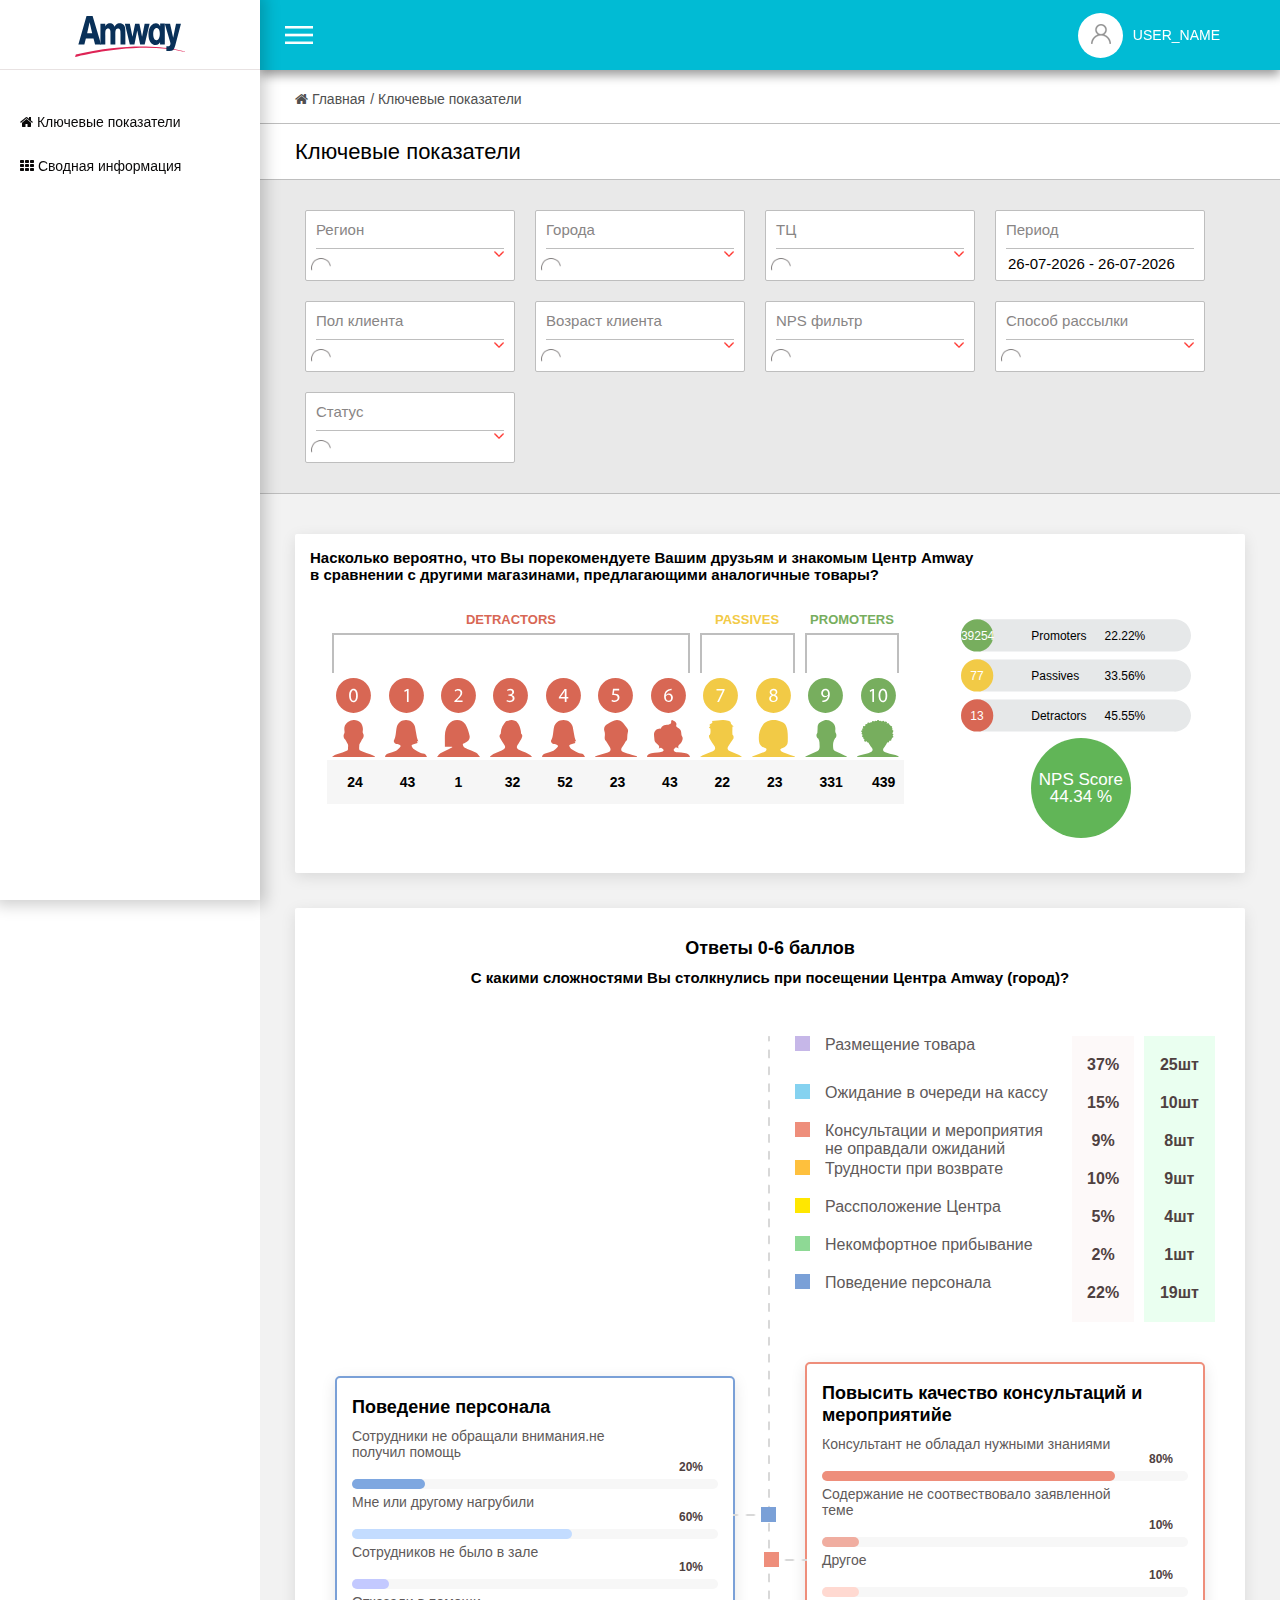
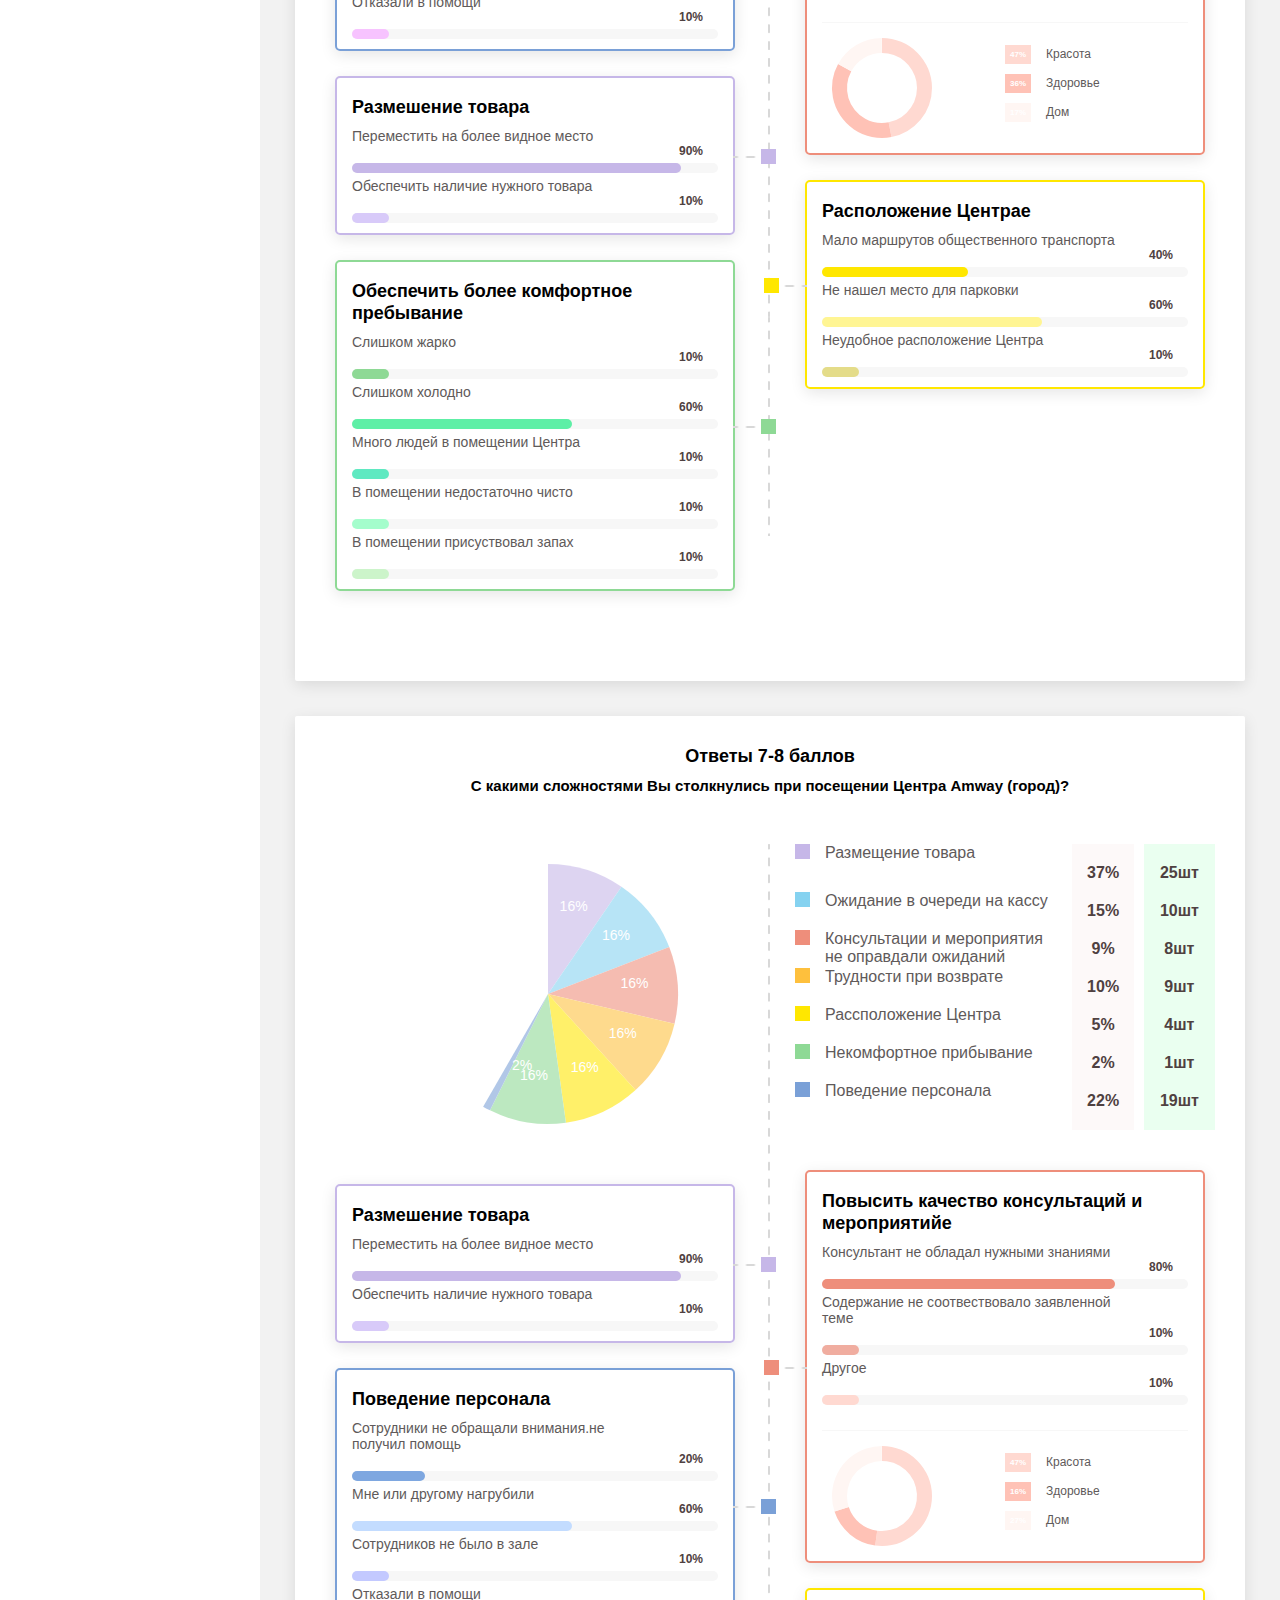
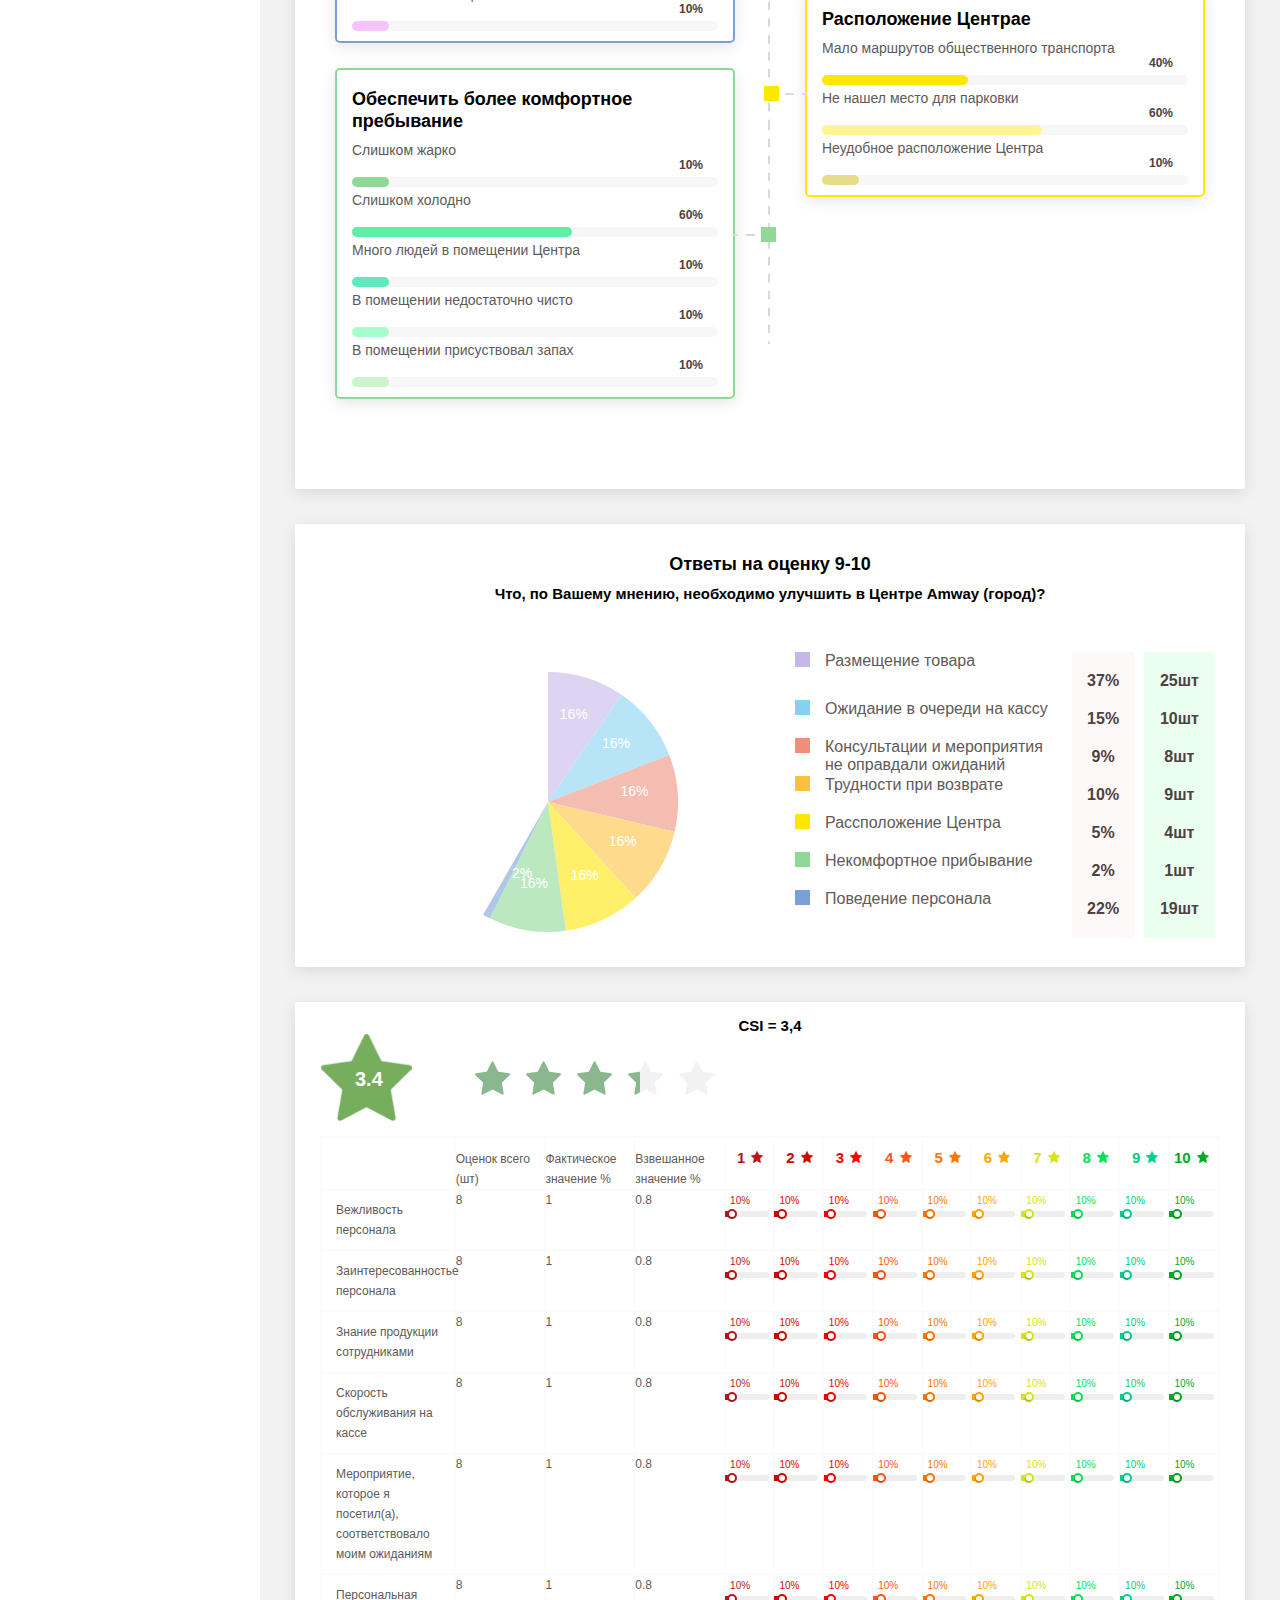
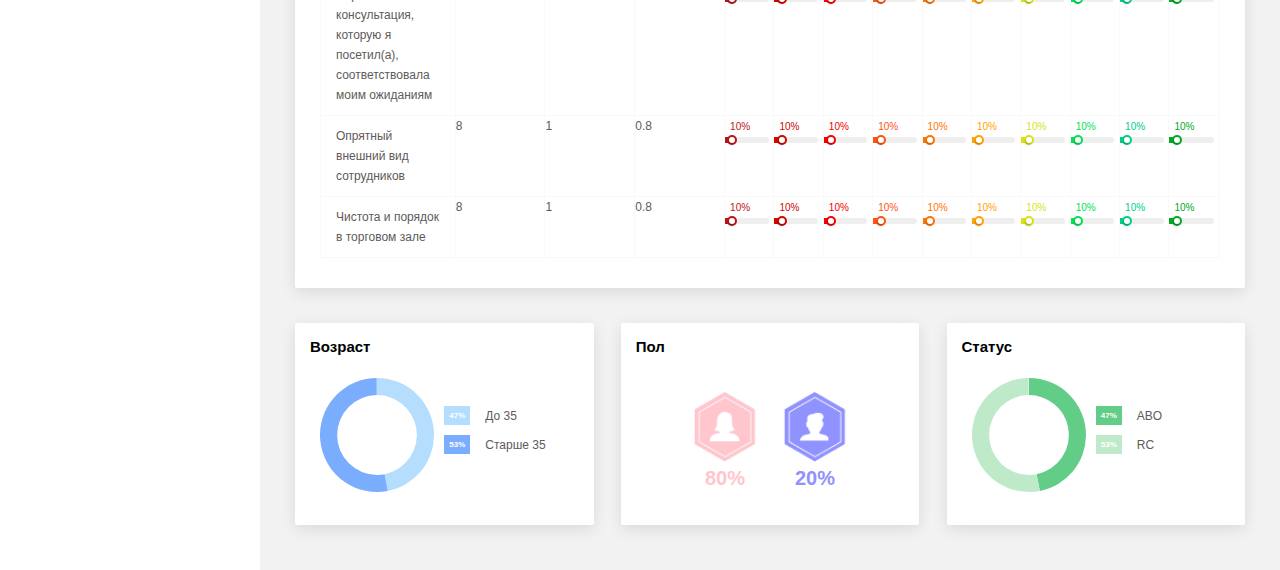
<file: index.html>
<!DOCTYPE html>
<html lang="en">

<head>
    <meta charset="UTF-8">
    <meta name="viewport" content="width=device-width, initial-scale=1.0">
    <title>Amway</title>

    <link rel="stylesheet" href="https://cdnjs.cloudflare.com/ajax/libs/font-awesome/4.7.0/css/font-awesome.css">
    <link rel="stylesheet" href="./style/daterangepicker.css">
    <link rel="stylesheet" href="./style/daterangepicker-kv.css">
    <link rel="stylesheet" href="./style/style.css?578578">
</head>

<body>
    <div class="container">
        <div class="header">
            <div class="navbar-aside">
                <button type="button" class="btn-aside-menu toggle-sidebar">
                </button>
            </div>
            <div class="navbar-user">
                <div class="user">
                    <div class="user-wrapper show-user-dropdown">
                        <div class="icon-user"></div>
                        <div class="user-name">USER_NAME</div>
                    </div>
                    <div class="dropdown-user">
                        <ul>
                            <li>
                                <a href="#" class="logout">Выход </a>
                            </li>
                        </ul>
                    </div>
                </div>
            </div>
        </div>
        <div class="sidebar">
            <div class="menu-sidebar">
                <div class="logo">
                    <a href="#">
                        <img src="./img/logo.svg" alt="">
                    </a>
                </div>
                <div class="menu">
                    <nav>
                        <ul class="sidebar-nav">
                            <li>
                                <a href="#">
                                    <i class="fa fa-home"></i>
                                    Ключевые показатели
                                </a>
                            </li>
                            <li>
                                <a href="#">
                                    <i class="fa fa-th"></i>
                                    Сводная информация
                                </a>
                            </li>
                        </ul>
                    </nav>
                </div>
            </div>
        </div>
        <div class="content">
            <div class="breadcrumps">
                <ul>
                    <li>
                        <a href="#">
                            <span><i class="fa fa-home"></i> Главная</span>
                        </a>
                    </li>
                    <li>
                        /
                        Ключевые показатели
                    </li>
                </ul>
            </div>
            <div class="header-page">
                <h1>
                    Ключевые показатели
                </h1>
            </div>
            <div class="page-content">
                <form id="selector-filter" method="post" data-pjax="1">
                    <div class="filter-wrapper loading">
                        <div class="box">
                            <h6>Регион </h6>
                            <div class="form-group field-filter-item">
                                <select class="form-control input-sm">
                                    <option value="">Все</option>
                                    <option value="1">Регион 1</option>
                                    <option value="2">Регион 2</option>
                                </select>
                                <div class="select-caret"></div>
                            </div>
                        </div>

                        <div class="box">
                            <h6>Города </h6>
                            <div class="form-group field-filter-item">
                                <select class="form-control input-sm">
                                    <option value="">Все</option>
                                    <option value="1">Город 1</option>
                                    <option value="2">Город 2</option>
                                    <option value="3">Город 3</option>
                                    <option value="4">Город 4</option>
                                    <option value="5">Город 5</option>
                                    <option value="6">Город 6</option>
                                    <option value="7">Город 7</option>
                                </select>
                                <div class="select-caret"></div>
                            </div>
                        </div>

                        <div class="box">
                            <h6>ТЦ </h6>
                            <div class="form-group field-filter-item">
                                <select class="form-control input-sm">
                                    <option value="">Все</option>
                                    <option value="3">ТЦ 1</option>
                                    <option value="4">ТЦ 2</option>
                                    <option value="5">ТЦ 3</option>
                                    <option value="6">ТЦ 4</option>
                                </select>
                                <div class="select-caret"></div>
                            </div>
                        </div>
                        <div class="box">
                            <h6>Период</h6>
                            <div class="drp-container form-group field-filter-date">
                                <input type="text" id="filter-date" class="form-control" value="">
                                <div class="select-caret"></div>
                            </div>
                        </div>

                        <div class="box">
                            <h6>Пол клиента </h6>
                            <div class="form-group field-filter-item">
                                <select class="form-control input-sm">
                                    <option value="">Все</option>
                                    <option value="1">Женсикий</option>
                                    <option value="2">Мужской</option>
                                </select>
                                <div class="select-caret"></div>
                            </div>
                        </div>

                        <div class="box">
                            <h6>Возраст клиента</h6>
                            <div class="form-group field-filter-item">
                                <select class="form-control input-sm">
                                    <option value="">Все</option>
                                    <option value="1">18-25</option>
                                    <option value="2">25-32</option>
                                </select>
                                <div class="select-caret"></div>
                            </div>
                        </div>

                        <div class="box">
                            <h6>NPS фильтр</h6>
                            <div class="form-group field-filter-item">
                                <select class="form-control input-sm">
                                    <option value="">Все</option>
                                    <option value="1">NPS фильтр</option>
                                    <option value="2">NPS фильтр</option>
                                </select>
                                <div class="select-caret"></div>
                            </div>
                        </div>

                        <div class="box">
                            <h6>Способ рассылки</h6>
                            <div class="form-group field-filter-item">
                                <select class="form-control input-sm">
                                    <option value="">Все</option>
                                    <option value="1">Способ рассылки</option>
                                    <option value="2">Способ рассылки</option>
                                </select>
                                <div class="select-caret"></div>
                            </div>
                        </div>

                        <div class="box">
                            <h6>Статус</h6>
                            <div class="form-group field-filter-item">
                                <select class="form-control input-sm">
                                    <option value="">Все</option>
                                    <option value="1">Статус</option>
                                    <option value="2">Статус</option>
                                </select>
                                <div class="select-caret"></div>
                            </div>
                        </div>

                        <div class="form-group">
                            <button type="submit" class="btn btn-primary" style="visibility: hidden">Подобрать</button>
                        </div>
                    </div>
                </form>
                <div class="preloader-content-container">
                    <div class="load-wrapper">
                        <svg version="1.1" id="L4" xmlns="http://www.w3.org/2000/svg" xmlns:xlink="http://www.w3.org/1999/xlink" x="0px" y="0px"
                        viewBox="0 0 60 12" enable-background="new 0 0 0 0" xml:space="preserve">
                            <circle fill="#01BBD4" stroke="none" cx="6" cy="6" r="6">
                            <animate
                                attributeName="opacity"
                                dur="1s"
                                values="0;1;0"
                                repeatCount="indefinite"
                                begin="0.1"/>    
                            </circle>
                            <circle fill="#01BBD4" stroke="none" cx="26" cy="6" r="6">
                            <animate
                                attributeName="opacity"
                                dur="1s"
                                values="0;1;0"
                                repeatCount="indefinite" 
                                begin="0.2"/>       
                            </circle>
                            <circle fill="#01BBD4" stroke="none" cx="46" cy="6" r="6">
                            <animate
                                attributeName="opacity"
                                dur="1s"
                                values="0;1;0"
                                repeatCount="indefinite" 
                                begin="0.3"/>     
                            </circle>
                      </svg>
                    </div>
                  <script>
                    // preloader
                    window.onload = function () {
                        $('.load-wrapper').fadeOut();
                    }
                </script>
                  <div class="ajax-block-past">
                    <div class="box-container">
                        <div class="box-wrapper box-shadow nps-row">
                            <h3>
                                Насколько вероятно, что Вы порекомендуете Вашим друзьям и знакомым Центр Amway
                                в сравнении с другими магазинами, предлагающими аналогичные товары?
                            </h3>
                            <div class="main-nps">
                                <div>
                                    <table class="block-table table-striped" id="faceectable">
                                        <tbody>
                                            <tr>
                                                <th class="cntr_num" style="color: #d86754;" colspan="7">
                                                    DETRACTORS
                                                </th>
                                                <th class="cntr_num" style="color: #f2ca46;" colspan="2">
                                                    PASSIVES
                                                </th>
                                                <th class="cntr_num" style="color: #77ae5e;" colspan="2">
                                                    PROMOTERS
                                                </th>
                                            </tr>
                                            <tr>
                                                <th class="cntr_num" colspan="7">
                                                    <div class="planka-long"></div>
                                                </th>
                                                <th class="cntr_num" colspan="2">
                                                    <div class="planka-long"></div>
                                                </th>
                                                <th class="cntr_num" colspan="2">
                                                    <div class="planka-long"></div>
                                                </th>
                                            </tr>
                                            <tr class="facees-tr">
                                                <th class="cntr_num"><img class="number-table" src="./img/0.svg" alt="img">
                                                </th>
                                                <th class="cntr_num"><img class="number-table" src="./img/1.svg" alt="img">
                                                </th>
                                                <th class="cntr_num"><img class="number-table" src="./img/2.svg" alt="img">
                                                </th>
                                                <th class="cntr_num"><img class="number-table" src="./img/3.svg" alt="img">
                                                </th>
                                                <th class="cntr_num"><img class="number-table" src="./img/4.svg" alt="img">
                                                </th>
                                                <th class="cntr_num"><img class="number-table" src="./img/5.svg" alt="img">
                                                </th>
                                                <th class="cntr_num"><img class="number-table" src="./img/6.svg" alt="img">
                                                </th>
                                                <th class="cntr_num"><img class="number-table" src="./img/7.svg" alt="img">
                                                </th>
                                                <th class="cntr_num"><img class="number-table" src="./img/8.svg" alt="img">
                                                </th>
                                                <th class="cntr_num"><img class="number-table" src="./img/9.svg" alt="img">
                                                </th>
                                                <th class="cntr_num"><img class="number-table" src="./img/10.svg" alt="img">
                                                </th>
                                            </tr>
                                            <tr>
                                                <th><img class="body-table" src="./img/0H.svg" alt="img"></th>
                                                <th><img class="body-table" src="./img/1H.svg" alt="img"></th>
                                                <th><img class="body-table" src="./img/2H.svg" alt="img"></th>
                                                <th><img class="body-table" src="./img/3H.svg" alt="img"></th>
                                                <th><img class="body-table" src="./img/4H.svg" alt="img"></th>
                                                <th><img class="body-table" src="./img/5H.svg" alt="img"></th>
                                                <th><img class="body-table" src="./img/6H.svg" alt="img"></th>
                                                <th><img class="body-table" src="./img/7H.svg" alt="img"></th>
                                                <th><img class="body-table" src="./img/8H.svg" alt="img"></th>
                                                <th><img class="body-table" src="./img/9H.svg" alt="img"></th>
                                                <th><img class="body-table" src="./img/10H.svg" alt="img"></th>
                                            </tr>
                                            <tr class="dig-th">
                                                <th>
                                                    <p class="sum-bot">24</p>
                                                </th>
                                                <th>
                                                    <p class="sum-bot">43</p>
                                                </th>
                                                <th>
                                                    <p class="sum-bot">1</p>
                                                </th>
                                                <th>
                                                    <p class="sum-bot">32</p>
                                                </th>
                                                <th>
                                                    <p class="sum-bot">52</p>
                                                </th>
                                                <th>
                                                    <p class="sum-bot">23</p>
                                                </th>
                                                <th>
                                                    <p class="sum-bot">43</p>
                                                </th>
                                                <th>
                                                    <p class="sum-bot">22</p>
                                                </th>
                                                <th>
                                                    <p class="sum-bot">23</p>
                                                </th>
                                                <th>
                                                    <p class="sum-bot">331</p>
                                                </th>
                                                <th>
                                                    <p class="sum-bot">439</p>
                                                </th>
                                            </tr>
                                        </tbody>
                                    </table>
                                </div>
                                <div class="left-block">
                                    <table class="table-sp table">
                                        <tbody>
                                            <tr>
                                                <td>
                                                    <div class="label-promot"
                                                        style="background-image: url(./img/PromotersG.svg);">
                                                        <div>
                                                            <span class="table-txt11-sp">39254</span>
                                                            <span class="table-txt12-sp">Promoters</span>
                                                            <span class="table-txt13-sp">22.22%</span>
                                                        </div>
                                                    </div>
                                                </td>
                                            </tr>
                                            <tr>
                                                <td>
                                                    <div class="label-promot"
                                                        style="background-image: url(./img/PassivesG.svg);">
                                                        <div>
                                                            <span class="table-txt11-sp">77</span>
                                                            <span class="table-txt12-sp">Passives</span>
                                                            <span class="table-txt13-sp">33.56%</span>
                                                        </div>
                                                    </div>
                                                </td>
                                            </tr>
                                            <tr>
                                                <td>
                                                    <div class="label-promot"
                                                        style="background-image: url(./img/DetractorsG.svg);">
                                                        <div>
                                                            <span class="table-txt11-sp">13</span>
                                                            <span class="table-txt12-sp">Detractors</span>
                                                            <span class="table-txt13-sp">45.55%</span>
                                                        </div>
                                                    </div>
                                                </td>
                                            </tr>
                                        </tbody>
                                    </table>
                                    <div class="block-circle">
                                        <div class="circle">
                                            <span>NPS Score</span>
                                            <span>44.34</span>
                                            <span>%</span>
                                        </div>
                                    </div>
                                </div>
                            </div>
                        </div>
                        <div class="box-wrapper box-shadow chart-wrapper">
                            <div class="header-chart">
                                <h2>Ответы 0-6 баллов </h2>
                                <h3>С какими сложностями Вы столкнулись при посещении Центра Amway (город)?</h3>
                            </div>
                            <div class="chart-content">
                                <div class="chart-row">
                                    <div class="left-row">
                                        <div class="box-chart">
                                            <div id="answer06" class="chart pie-cart" style="width: 300px; height: 300px;">
                                            </div>
                                        </div>
                                        <div class="box-info box-info-7 mt-right">
                                            <div class="info-header">
                                                Поведение персонала
                                            </div>
                                            <div class="info-table">
                                                <div class="info-row">
                                                    <div class="name">
                                                        Сотрудники не обращали внимания.не получил помощь
                                                    </div>
                                                    <div class="percent">
                                                        20%
                                                    </div>
                                                    <div class="line">
                                                        <div class="line-active line-active-7-1" style="width: 20%;"></div>
                                                    </div>
                                                </div>
                                                <div class="info-row">
                                                    <div class="name">
                                                        Мне или другому нагрубили
                                                    </div>
                                                    <div class="percent">
                                                        60%
                                                    </div>
                                                    <div class="line">
                                                        <div class="line-active line-active-7-2" style="width: 60%"></div>
                                                    </div>
                                                </div>
                                                <div class="info-row">
                                                    <div class="name">
                                                        Сотрудников не было в зале
                                                    </div>
                                                    <div class="percent">
                                                        10%
                                                    </div>
                                                    <div class="line">
                                                        <div class="line-active line-active-7-3" style="width: 10%"></div>
                                                    </div>
                                                </div>
                                                <div class="info-row">
                                                    <div class="name">
                                                        Отказали в помощи
                                                    </div>
                                                    <div class="percent">
                                                        10%
                                                    </div>
                                                    <div class="line">
                                                        <div class="line-active line-active-7-4" style="width: 10%"></div>
                                                    </div>
                                                </div>
                                            </div>
                                            <div class="square square-7"></div>
                                        </div>
                                        <div class="box-info box-info-1 mt-right">
                                            <div class="info-header">
                                                Размешение товара
                                            </div>
                                            <div class="info-table">
                                                <div class="info-row">
                                                    <div class="name">
                                                        Переместить на более видное место
                                                    </div>
                                                    <div class="percent">
                                                        90%
                                                    </div>
                                                    <div class="line">
                                                        <div class="line-active line-active-1-1" style="width: 90%;"></div>
                                                    </div>
                                                </div>
                                                <div class="info-row">
                                                    <div class="name">
                                                        Обеспечить наличие нужного товара
                                                    </div>
                                                    <div class="percent">
                                                        10%
                                                    </div>
                                                    <div class="line">
                                                        <div class="line-active line-active-1-2" style="width: 10%"></div>
                                                    </div>
                                                </div>
                                            </div>
                                            <div class="square square-1"></div>
                                        </div>
                                        <div class="box-info box-info-6 mt-right">
                                            <div class="info-header">
                                                Обеспечить более комфортное пребывание
                                            </div>
                                            <div class="info-table">
                                                <div class="info-row">
                                                    <div class="name">
                                                        Слишком жарко
                                                    </div>
                                                    <div class="percent">
                                                        10%
                                                    </div>
                                                    <div class="line">
                                                        <div class="line-active line-active-6-1" style="width: 10%;"></div>
                                                    </div>
                                                </div>
                                                <div class="info-row">
                                                    <div class="name">
                                                        Слишком холодно
                                                    </div>
                                                    <div class="percent">
                                                        60%
                                                    </div>
                                                    <div class="line">
                                                        <div class="line-active line-active-6-2" style="width: 60%"></div>
                                                    </div>
                                                </div>
                                                <div class="info-row">
                                                    <div class="name">
                                                        Много людей в помещении Центра
                                                    </div>
                                                    <div class="percent">
                                                        10%
                                                    </div>
                                                    <div class="line">
                                                        <div class="line-active line-active-6-3" style="width: 10%"></div>
                                                    </div>
                                                </div>
                                                <div class="info-row">
                                                    <div class="name">
                                                        В помещении недостаточно чисто
                                                    </div>
                                                    <div class="percent">
                                                        10%
                                                    </div>
                                                    <div class="line">
                                                        <div class="line-active line-active-6-4" style="width: 10%"></div>
                                                    </div>
                                                </div>
                                                <div class="info-row">
                                                    <div class="name">
                                                        В помещении присуствовал запах
                                                    </div>
                                                    <div class="percent">
                                                        10%
                                                    </div>
                                                    <div class="line">
                                                        <div class="line-active line-active-6-5" style="width: 10%"></div>
                                                    </div>
                                                </div>
                                            </div>
                                            <div class="square square-6"></div>
                                        </div>
                                    </div>
                                    <div class="right-row">
                                        <div class="box-legend">
                                            <div class="legend-table">
                                                <div class="legend-row">
                                                    <div class="square-col">
                                                        <span class="square square-1"></span>
                                                    </div>
                                                    <div class="name-col">
                                                        Размещение товара
                                                    </div>
                                                    <div class="percent-col">
                                                        37%
                                                    </div>
                                                    <div class="count-col">
                                                        25шт
                                                    </div>
                                                </div>
                                                <div class="legend-row">
                                                    <div class="square-col">
                                                        <span class="square square-2"></span>
                                                    </div>
                                                    <div class="name-col">
                                                        Ожидание в очереди на кассу
                                                    </div>
                                                    <div class="percent-col">
                                                        15%
                                                    </div>
                                                    <div class="count-col">
                                                        10шт
                                                    </div>
                                                </div>
                                                <div class="legend-row">
                                                    <div class="square-col">
                                                        <span class="square square-3"></span>
                                                    </div>
                                                    <div class="name-col">
                                                        Консультации и мероприятия не оправдали ожиданий
                                                    </div>
                                                    <div class="percent-col">
                                                        9%
                                                    </div>
                                                    <div class="count-col">
                                                        8шт
                                                    </div>
                                                </div>
                                                <div class="legend-row">
                                                    <div class="square-col">
                                                        <span class="square square-4"></span>
                                                    </div>
                                                    <div class="name-col">
                                                        Трудности при возврате
                                                    </div>
                                                    <div class="percent-col">
                                                        10%
                                                    </div>
                                                    <div class="count-col">
                                                        9шт
                                                    </div>
                                                </div>
                                                <div class="legend-row">
                                                    <div class="square-col">
                                                        <span class="square square-5"></span>
                                                    </div>
                                                    <div class="name-col">
                                                        Рассположение Центра
                                                    </div>
                                                    <div class="percent-col">
                                                        5%
                                                    </div>
                                                    <div class="count-col">
                                                        4шт
                                                    </div>
                                                </div>
                                                <div class="legend-row">
                                                    <div class="square-col">
                                                        <span class="square square-6"></span>
                                                    </div>
                                                    <div class="name-col">
                                                        Некомфортное прибывание
                                                    </div>
                                                    <div class="percent-col">
                                                        2%
                                                    </div>
                                                    <div class="count-col">
                                                        1шт
                                                    </div>
                                                </div>
                                                <div class="legend-row">
                                                    <div class="square-col">
                                                        <span class="square square-7"></span>
                                                    </div>
                                                    <div class="name-col">
                                                        Поведение персонала
                                                    </div>
                                                    <div class="percent-col">
                                                        22%
                                                    </div>
                                                    <div class="count-col">
                                                        19шт
                                                    </div>
                                                </div>
                                            </div>
                                        </div>
                                        <div class="box-info box-info-3 mt-left">
                                            <div class="info-header">
                                                Повысить качество консультаций и мероприятийе
                                            </div>
                                            <div class="info-table">
                                                <div class="info-row">
                                                    <div class="name">
                                                        Консультант не обладал нужными знаниями
                                                    </div>
                                                    <div class="percent">
                                                        80%
                                                    </div>
                                                    <div class="line">
                                                        <div class="line-active line-active-3-1" style="width: 80%;"></div>
                                                    </div>
                                                </div>
                                                <div class="info-row">
                                                    <div class="name">
                                                        Содержание не соотвествовало заявленной теме
                                                    </div>
                                                    <div class="percent">
                                                        10%
                                                    </div>
                                                    <div class="line">
                                                        <div class="line-active line-active-3-2" style="width: 10%"></div>
                                                    </div>
                                                </div>
                                                <div class="info-row">
                                                    <div class="name">
                                                        Другое
                                                    </div>
                                                    <div class="percent">
                                                        10%
                                                    </div>
                                                    <div class="line">
                                                        <div class="line-active line-active-3-3" style="width: 10%"></div>
                                                    </div>
                                                </div>
                                            </div>
                                            <div class="info-chart">
                                                <div class="box-chart">
                                                    <div style="position: relative;">
                                                        <canvas id="answer-06-3" width="120" height="120"></canvas>
                                                    </div>
                                                </div>
                                                <div class="legend-chart">
                                                    <div class="legend-row">
                                                        <div class="legend-square legend-square-1">47%</div>
                                                        <div class="name">Красота</div>
                                                    </div>
                                                    <div class="legend-row">
                                                        <div class="legend-square legend-square-2">36%</div>
                                                        <div class="name">Здоровье</div>
                                                    </div>
                                                    <div class="legend-row">
                                                        <div class="legend-square legend-square-3">17%</div>
                                                        <div class="name">Дом</div>
                                                    </div>
                                                </div>
                                            </div>
                                            <div class="square square-3"></div>
                                        </div>
                                        <div class="box-info box-info-5 mt-left">
                                            <div class="info-header">
                                                Расположение Центрае
                                            </div>
                                            <div class="info-table">
                                                <div class="info-row">
                                                    <div class="name">
                                                        Мало маршрутов общественного транспорта
                                                    </div>
                                                    <div class="percent">
                                                        40%
                                                    </div>
                                                    <div class="line">
                                                        <div class="line-active line-active-5-1" style="width: 40%;"></div>
                                                    </div>
                                                </div>
                                                <div class="info-row">
                                                    <div class="name">
                                                        Не нашел место для парковки
                                                    </div>
                                                    <div class="percent">
                                                        60%
                                                    </div>
                                                    <div class="line">
                                                        <div class="line-active line-active-5-2" style="width: 60%"></div>
                                                    </div>
                                                </div>
                                                <div class="info-row">
                                                    <div class="name">
                                                        Неудобное расположение Центра
                                                    </div>
                                                    <div class="percent">
                                                        10%
                                                    </div>
                                                    <div class="line">
                                                        <div class="line-active line-active-5-3" style="width: 10%"></div>
                                                    </div>
                                                </div>
                                            </div>
                                            <div class="square square-5"></div>
                                        </div>
                                    </div>
                                </div>
                            </div>
                        </div>
                        <div class="box-wrapper box-shadow chart-wrapper">
                            <div class="header-chart">
                                <h2>Ответы 7-8 баллов </h2>
                                <h3>С какими сложностями Вы столкнулись при посещении Центра Amway (город)?</h3>
                            </div>
                            <div class="chart-content">
                                <div class="chart-row">
                                    <div class="left-row">
                                        <div class="box-chart">
                                            <div id="answer78" class="chart pie-cart" style="width: 300px; height: 300px;">
                                            </div>
                                        </div>
                                        <div class="box-info box-info-1 mt-right">
                                            <div class="info-header">
                                                Размешение товара
                                            </div>
                                            <div class="info-table">
                                                <div class="info-row">
                                                    <div class="name">
                                                        Переместить на более видное место
                                                    </div>
                                                    <div class="percent">
                                                        90%
                                                    </div>
                                                    <div class="line">
                                                        <div class="line-active line-active-1-1" style="width: 90%;"></div>
                                                    </div>
                                                </div>
                                                <div class="info-row">
                                                    <div class="name">
                                                        Обеспечить наличие нужного товара
                                                    </div>
                                                    <div class="percent">
                                                        10%
                                                    </div>
                                                    <div class="line">
                                                        <div class="line-active line-active-1-2" style="width: 10%"></div>
                                                    </div>
                                                </div>
                                            </div>
                                            <div class="square square-1"></div>
                                        </div>
                                        <div class="box-info box-info-7 mt-right">
                                            <div class="info-header">
                                                Поведение персонала
                                            </div>
                                            <div class="info-table">
                                                <div class="info-row">
                                                    <div class="name">
                                                        Сотрудники не обращали внимания.не получил помощь
                                                    </div>
                                                    <div class="percent">
                                                        20%
                                                    </div>
                                                    <div class="line">
                                                        <div class="line-active line-active-7-1" style="width: 20%;"></div>
                                                    </div>
                                                </div>
                                                <div class="info-row">
                                                    <div class="name">
                                                        Мне или другому нагрубили
                                                    </div>
                                                    <div class="percent">
                                                        60%
                                                    </div>
                                                    <div class="line">
                                                        <div class="line-active line-active-7-2" style="width: 60%"></div>
                                                    </div>
                                                </div>
                                                <div class="info-row">
                                                    <div class="name">
                                                        Сотрудников не было в зале
                                                    </div>
                                                    <div class="percent">
                                                        10%
                                                    </div>
                                                    <div class="line">
                                                        <div class="line-active line-active-7-3" style="width: 10%"></div>
                                                    </div>
                                                </div>
                                                <div class="info-row">
                                                    <div class="name">
                                                        Отказали в помощи
                                                    </div>
                                                    <div class="percent">
                                                        10%
                                                    </div>
                                                    <div class="line">
                                                        <div class="line-active line-active-7-4" style="width: 10%"></div>
                                                    </div>
                                                </div>
                                            </div>
                                            <div class="square square-7"></div>
                                        </div>
                                        <div class="box-info box-info-6 mt-right">
                                            <div class="info-header">
                                                Обеспечить более комфортное пребывание
                                            </div>
                                            <div class="info-table">
                                                <div class="info-row">
                                                    <div class="name">
                                                        Слишком жарко
                                                    </div>
                                                    <div class="percent">
                                                        10%
                                                    </div>
                                                    <div class="line">
                                                        <div class="line-active line-active-6-1" style="width: 10%;"></div>
                                                    </div>
                                                </div>
                                                <div class="info-row">
                                                    <div class="name">
                                                        Слишком холодно
                                                    </div>
                                                    <div class="percent">
                                                        60%
                                                    </div>
                                                    <div class="line">
                                                        <div class="line-active line-active-6-2" style="width: 60%"></div>
                                                    </div>
                                                </div>
                                                <div class="info-row">
                                                    <div class="name">
                                                        Много людей в помещении Центра
                                                    </div>
                                                    <div class="percent">
                                                        10%
                                                    </div>
                                                    <div class="line">
                                                        <div class="line-active line-active-6-3" style="width: 10%"></div>
                                                    </div>
                                                </div>
                                                <div class="info-row">
                                                    <div class="name">
                                                        В помещении недостаточно чисто
                                                    </div>
                                                    <div class="percent">
                                                        10%
                                                    </div>
                                                    <div class="line">
                                                        <div class="line-active line-active-6-4" style="width: 10%"></div>
                                                    </div>
                                                </div>
                                                <div class="info-row">
                                                    <div class="name">
                                                        В помещении присуствовал запах
                                                    </div>
                                                    <div class="percent">
                                                        10%
                                                    </div>
                                                    <div class="line">
                                                        <div class="line-active line-active-6-5" style="width: 10%"></div>
                                                    </div>
                                                </div>
                                            </div>
                                            <div class="square square-6"></div>
                                        </div>
                                    </div>
                                    <div class="right-row">
                                        <div class="box-legend">
                                            <div class="legend-table">
                                                <div class="legend-row">
                                                    <div class="square-col">
                                                        <span class="square square-1"></span>
                                                    </div>
                                                    <div class="name-col">
                                                        Размещение товара
                                                    </div>
                                                    <div class="percent-col">
                                                        37%
                                                    </div>
                                                    <div class="count-col">
                                                        25шт
                                                    </div>
                                                </div>
                                                <div class="legend-row">
                                                    <div class="square-col">
                                                        <span class="square square-2"></span>
                                                    </div>
                                                    <div class="name-col">
                                                        Ожидание в очереди на кассу
                                                    </div>
                                                    <div class="percent-col">
                                                        15%
                                                    </div>
                                                    <div class="count-col">
                                                        10шт
                                                    </div>
                                                </div>
                                                <div class="legend-row">
                                                    <div class="square-col">
                                                        <span class="square square-3"></span>
                                                    </div>
                                                    <div class="name-col">
                                                        Консультации и мероприятия не оправдали ожиданий
                                                    </div>
                                                    <div class="percent-col">
                                                        9%
                                                    </div>
                                                    <div class="count-col">
                                                        8шт
                                                    </div>
                                                </div>
                                                <div class="legend-row">
                                                    <div class="square-col">
                                                        <span class="square square-4"></span>
                                                    </div>
                                                    <div class="name-col">
                                                        Трудности при возврате
                                                    </div>
                                                    <div class="percent-col">
                                                        10%
                                                    </div>
                                                    <div class="count-col">
                                                        9шт
                                                    </div>
                                                </div>
                                                <div class="legend-row">
                                                    <div class="square-col">
                                                        <span class="square square-5"></span>
                                                    </div>
                                                    <div class="name-col">
                                                        Рассположение Центра
                                                    </div>
                                                    <div class="percent-col">
                                                        5%
                                                    </div>
                                                    <div class="count-col">
                                                        4шт
                                                    </div>
                                                </div>
                                                <div class="legend-row">
                                                    <div class="square-col">
                                                        <span class="square square-6"></span>
                                                    </div>
                                                    <div class="name-col">
                                                        Некомфортное прибывание
                                                    </div>
                                                    <div class="percent-col">
                                                        2%
                                                    </div>
                                                    <div class="count-col">
                                                        1шт
                                                    </div>
                                                </div>
                                                <div class="legend-row">
                                                    <div class="square-col">
                                                        <span class="square square-7"></span>
                                                    </div>
                                                    <div class="name-col">
                                                        Поведение персонала
                                                    </div>
                                                    <div class="percent-col">
                                                        22%
                                                    </div>
                                                    <div class="count-col">
                                                        19шт
                                                    </div>
                                                </div>
                                            </div>
                                        </div>
                                        <div class="box-info box-info-3 mt-left">
                                            <div class="info-header">
                                                Повысить качество консультаций и мероприятийе
                                            </div>
                                            <div class="info-table">
                                                <div class="info-row">
                                                    <div class="name">
                                                        Консультант не обладал нужными знаниями
                                                    </div>
                                                    <div class="percent">
                                                        80%
                                                    </div>
                                                    <div class="line">
                                                        <div class="line-active line-active-3-1" style="width: 80%;"></div>
                                                    </div>
                                                </div>
                                                <div class="info-row">
                                                    <div class="name">
                                                        Содержание не соотвествовало заявленной теме
                                                    </div>
                                                    <div class="percent">
                                                        10%
                                                    </div>
                                                    <div class="line">
                                                        <div class="line-active line-active-3-2" style="width: 10%"></div>
                                                    </div>
                                                </div>
                                                <div class="info-row">
                                                    <div class="name">
                                                        Другое
                                                    </div>
                                                    <div class="percent">
                                                        10%
                                                    </div>
                                                    <div class="line">
                                                        <div class="line-active line-active-3-3" style="width: 10%"></div>
                                                    </div>
                                                </div>
                                            </div>
                                            <div class="info-chart">
                                                <div class="box-chart">
                                                    <div style="position: relative;">
                                                        <canvas id="answer-78-3" width="120" height="120"></canvas>
                                                    </div>
                                                </div>
                                                <div class="legend-chart">
                                                    <div class="legend-row">
                                                        <div class="legend-square legend-square-1">47%</div>
                                                        <div class="name">Красота</div>
                                                    </div>
                                                    <div class="legend-row">
                                                        <div class="legend-square legend-square-2">16%</div>
                                                        <div class="name">Здоровье</div>
                                                    </div>
                                                    <div class="legend-row">
                                                        <div class="legend-square legend-square-3">27%</div>
                                                        <div class="name">Дом</div>
                                                    </div>
                                                </div>
                                            </div>
                                            <div class="square square-3"></div>
                                        </div>
                                        <div class="box-info box-info-5 mt-left">
                                            <div class="info-header">
                                                Расположение Центрае
                                            </div>
                                            <div class="info-table">
                                                <div class="info-row">
                                                    <div class="name">
                                                        Мало маршрутов общественного транспорта
                                                    </div>
                                                    <div class="percent">
                                                        40%
                                                    </div>
                                                    <div class="line">
                                                        <div class="line-active line-active-5-1" style="width: 40%;"></div>
                                                    </div>
                                                </div>
                                                <div class="info-row">
                                                    <div class="name">
                                                        Не нашел место для парковки
                                                    </div>
                                                    <div class="percent">
                                                        60%
                                                    </div>
                                                    <div class="line">
                                                        <div class="line-active line-active-5-2" style="width: 60%"></div>
                                                    </div>
                                                </div>
                                                <div class="info-row">
                                                    <div class="name">
                                                        Неудобное расположение Центра
                                                    </div>
                                                    <div class="percent">
                                                        10%
                                                    </div>
                                                    <div class="line">
                                                        <div class="line-active line-active-5-3" style="width: 10%"></div>
                                                    </div>
                                                </div>
                                            </div>
                                            <div class="square square-5"></div>
                                        </div>
                                    </div>
                                </div>
                            </div>
                        </div>
                        <div class="box-wrapper box-shadow chart-wrapper nodashborder">
                            <div class="header-chart">
                                <h2>Ответы на оценку 9-10</h2>
                                <h3>Что, по Вашему мнению, необходимо улучшить в Центре Amway (город)? </h3>
                            </div>
                            <div class="chart-content">
                                <div class="chart-row">
                                    <div class="left-row">
                                        <div class="box-chart">
                                            <div id="answer910" class="chart pie-cart" style="width: 300px; height: 300px;">
                                            </div>
                                        </div>
                                    </div>
                                    <div class="right-row">
                                        <div class="box-legend">
                                            <div class="legend-table">
                                                <div class="legend-row">
                                                    <div class="square-col">
                                                        <span class="square square-1"></span>
                                                    </div>
                                                    <div class="name-col">
                                                        Размещение товара
                                                    </div>
                                                    <div class="percent-col">
                                                        37%
                                                    </div>
                                                    <div class="count-col">
                                                        25шт
                                                    </div>
                                                </div>
                                                <div class="legend-row">
                                                    <div class="square-col">
                                                        <span class="square square-2"></span>
                                                    </div>
                                                    <div class="name-col">
                                                        Ожидание в очереди на кассу
                                                    </div>
                                                    <div class="percent-col">
                                                        15%
                                                    </div>
                                                    <div class="count-col">
                                                        10шт
                                                    </div>
                                                </div>
                                                <div class="legend-row">
                                                    <div class="square-col">
                                                        <span class="square square-3"></span>
                                                    </div>
                                                    <div class="name-col">
                                                        Консультации и мероприятия не оправдали ожиданий
                                                    </div>
                                                    <div class="percent-col">
                                                        9%
                                                    </div>
                                                    <div class="count-col">
                                                        8шт
                                                    </div>
                                                </div>
                                                <div class="legend-row">
                                                    <div class="square-col">
                                                        <span class="square square-4"></span>
                                                    </div>
                                                    <div class="name-col">
                                                        Трудности при возврате
                                                    </div>
                                                    <div class="percent-col">
                                                        10%
                                                    </div>
                                                    <div class="count-col">
                                                        9шт
                                                    </div>
                                                </div>
                                                <div class="legend-row">
                                                    <div class="square-col">
                                                        <span class="square square-5"></span>
                                                    </div>
                                                    <div class="name-col">
                                                        Рассположение Центра
                                                    </div>
                                                    <div class="percent-col">
                                                        5%
                                                    </div>
                                                    <div class="count-col">
                                                        4шт
                                                    </div>
                                                </div>
                                                <div class="legend-row">
                                                    <div class="square-col">
                                                        <span class="square square-6"></span>
                                                    </div>
                                                    <div class="name-col">
                                                        Некомфортное прибывание
                                                    </div>
                                                    <div class="percent-col">
                                                        2%
                                                    </div>
                                                    <div class="count-col">
                                                        1шт
                                                    </div>
                                                </div>
                                                <div class="legend-row">
                                                    <div class="square-col">
                                                        <span class="square square-7"></span>
                                                    </div>
                                                    <div class="name-col">
                                                        Поведение персонала
                                                    </div>
                                                    <div class="percent-col">
                                                        22%
                                                    </div>
                                                    <div class="count-col">
                                                        19шт
                                                    </div>
                                                </div>
                                            </div>
                                        </div>
                                    </div>
                                </div>
                            </div>
                        </div>
                        <div class="box-wrapper box-shadow nps-wrapper">
                            <div class="header-nps">CSI = 3,4</div>
                            <div class="stars-wrapper">
                                <div class="first-star">
                                    3.4
                                </div>
                                <div class="stars">
                                    <div class="grey-stars">
                                        <div class="star"></div>
                                        <div class="star"></div>
                                        <div class="star"></div>
                                        <div class="star"></div>
                                        <div class="star"></div>
                                    </div>
                                    <div class="active-stars" style="width: calc(340%/5);">
                                        <div class="star"></div>
                                        <div class="star"></div>
                                        <div class="star"></div>
                                        <div class="star"></div>
                                        <div class="star"></div>
                                    </div>
                                </div>
                            </div>
                            <div class="ratings-table">
                                <div class="ratings-body">
                                    <div class="ratings-header">
                                        <div class="ratings-row">
                                            <div class="empty-col col"></div>
                                            <div class="col">Оценок всего (шт)</div>
                                            <div class="col">Фактическое значение %</div>
                                            <div class="col">Взвешанное значение %</div>
                                            <div class="col">
                                                1
                                                <div class="star1"></div>
                                            </div>
                                            <div class="col">
                                                2
                                                <div class="star2"></div>
                                            </div>
                                            <div class="col">
                                                3
                                                <div class="star3"></div>
                                            </div>
                                            <div class="col">
                                                4
                                                <div class="star4"></div>
                                            </div>
                                            <div class="col">
                                                5
                                                <div class="star5"></div>
                                            </div>
                                            <div class="col">
                                                6
                                                <div class="star6"></div>
                                            </div>
                                            <div class="col">
                                                7
                                                <div class="star7"></div>
                                            </div>
                                            <div class="col">
                                                8
                                                <div class="star8"></div>
                                            </div>
                                            <div class="col">
                                                9
                                                <div class="star9"></div>
                                            </div>
                                            <div class="col">
                                                10
                                                <div class="star10"></div>
                                            </div>
                                        </div>
                                    </div>
                                    <div class="ratings-row">
                                        <div class="col">
                                            <div class="name">
                                                Вежливость персонала
                                            </div>
                                        </div>
                                        <div class="col">8</div>
                                        <div class="col">1</div>
                                        <div class="col">0.8</div>
                                        <div class="col">
                                            <div class="col-scale col-scale-1">
                                                <div class="text">10%</div>
                                                <div class="scale">
                                                    <div class="scale-grey"></div>
                                                    <div class="scale-active" style="width: 10%;"></div>
                                                </div>
                                            </div>
                                        </div>
                                        <div class="col">
                                            <div class="col-scale col-scale-2">
                                                <div class="text">10%</div>
                                                <div class="scale">
                                                    <div class="scale-grey"></div>
                                                    <div class="scale-active" style="width: 10%;"></div>
                                                </div>
                                            </div>
                                        </div>
                                        <div class="col">
                                            <div class="col-scale col-scale-3">
                                                <div class="text">10%</div>
                                                <div class="scale">
                                                    <div class="scale-grey"></div>
                                                    <div class="scale-active" style="width: 10%;"></div>
                                                </div>
                                            </div>
                                        </div>
                                        <div class="col">
                                            <div class="col-scale col-scale-4">
                                                <div class="text">10%</div>
                                                <div class="scale">
                                                    <div class="scale-grey"></div>
                                                    <div class="scale-active" style="width: 10%;"></div>
                                                </div>
                                            </div>
                                        </div>
                                        <div class="col">
                                            <div class="col-scale col-scale-5">
                                                <div class="text">10%</div>
                                                <div class="scale">
                                                    <div class="scale-grey"></div>
                                                    <div class="scale-active" style="width: 10%;"></div>
                                                </div>
                                            </div>
                                        </div>
                                        <div class="col">
                                            <div class="col-scale col-scale-6">
                                                <div class="text">10%</div>
                                                <div class="scale">
                                                    <div class="scale-grey"></div>
                                                    <div class="scale-active" style="width: 10%;"></div>
                                                </div>
                                            </div>
                                        </div>
                                        <div class="col">
                                            <div class="col-scale col-scale-7">
                                                <div class="text">10%</div>
                                                <div class="scale">
                                                    <div class="scale-grey"></div>
                                                    <div class="scale-active" style="width: 10%;"></div>
                                                </div>
                                            </div>
                                        </div>
                                        <div class="col">
                                            <div class="col-scale col-scale-8">
                                                <div class="text">10%</div>
                                                <div class="scale">
                                                    <div class="scale-grey"></div>
                                                    <div class="scale-active" style="width: 10%;"></div>
                                                </div>
                                            </div>
                                        </div>
                                        <div class="col">
                                            <div class="col-scale col-scale-9">
                                                <div class="text">10%</div>
                                                <div class="scale">
                                                    <div class="scale-grey"></div>
                                                    <div class="scale-active" style="width: 10%;"></div>
                                                </div>
                                            </div>
                                        </div>
                                        <div class="col">
                                            <div class="col-scale col-scale-10">
                                                <div class="text">10%</div>
                                                <div class="scale">
                                                    <div class="scale-grey"></div>
                                                    <div class="scale-active" style="width: 10%;"></div>
                                                </div>
                                            </div>
                                        </div>
                                    </div>
                                    <div class="ratings-row">
                                        <div class="col">
                                            <div class="name">
                                                Заинтересованностье персонала
                                            </div>
                                        </div>
                                        <div class="col">8</div>
                                        <div class="col">1</div>
                                        <div class="col">0.8</div>
                                        <div class="col">
                                            <div class="col-scale col-scale-1">
                                                <div class="text">10%</div>
                                                <div class="scale">
                                                    <div class="scale-grey"></div>
                                                    <div class="scale-active" style="width: 10%;"></div>
                                                </div>
                                            </div>
                                        </div>
                                        <div class="col">
                                            <div class="col-scale col-scale-2">
                                                <div class="text">10%</div>
                                                <div class="scale">
                                                    <div class="scale-grey"></div>
                                                    <div class="scale-active" style="width: 10%;"></div>
                                                </div>
                                            </div>
                                        </div>
                                        <div class="col">
                                            <div class="col-scale col-scale-3">
                                                <div class="text">10%</div>
                                                <div class="scale">
                                                    <div class="scale-grey"></div>
                                                    <div class="scale-active" style="width: 10%;"></div>
                                                </div>
                                            </div>
                                        </div>
                                        <div class="col">
                                            <div class="col-scale col-scale-4">
                                                <div class="text">10%</div>
                                                <div class="scale">
                                                    <div class="scale-grey"></div>
                                                    <div class="scale-active" style="width: 10%;"></div>
                                                </div>
                                            </div>
                                        </div>
                                        <div class="col">
                                            <div class="col-scale col-scale-5">
                                                <div class="text">10%</div>
                                                <div class="scale">
                                                    <div class="scale-grey"></div>
                                                    <div class="scale-active" style="width: 10%;"></div>
                                                </div>
                                            </div>
                                        </div>
                                        <div class="col">
                                            <div class="col-scale col-scale-6">
                                                <div class="text">10%</div>
                                                <div class="scale">
                                                    <div class="scale-grey"></div>
                                                    <div class="scale-active" style="width: 10%;"></div>
                                                </div>
                                            </div>
                                        </div>
                                        <div class="col">
                                            <div class="col-scale col-scale-7">
                                                <div class="text">10%</div>
                                                <div class="scale">
                                                    <div class="scale-grey"></div>
                                                    <div class="scale-active" style="width: 10%;"></div>
                                                </div>
                                            </div>
                                        </div>
                                        <div class="col">
                                            <div class="col-scale col-scale-8">
                                                <div class="text">10%</div>
                                                <div class="scale">
                                                    <div class="scale-grey"></div>
                                                    <div class="scale-active" style="width: 10%;"></div>
                                                </div>
                                            </div>
                                        </div>
                                        <div class="col">
                                            <div class="col-scale col-scale-9">
                                                <div class="text">10%</div>
                                                <div class="scale">
                                                    <div class="scale-grey"></div>
                                                    <div class="scale-active" style="width: 10%;"></div>
                                                </div>
                                            </div>
                                        </div>
                                        <div class="col">
                                            <div class="col-scale col-scale-10">
                                                <div class="text">10%</div>
                                                <div class="scale">
                                                    <div class="scale-grey"></div>
                                                    <div class="scale-active" style="width: 10%;"></div>
                                                </div>
                                            </div>
                                        </div>
                                    </div>
                                    <div class="ratings-row">
                                        <div class="col">
                                            <div class="name">
                                                Знание продукции сотрудниками
                                            </div>
                                        </div>
                                        <div class="col">8</div>
                                        <div class="col">1</div>
                                        <div class="col">0.8</div>
                                        <div class="col">
                                            <div class="col-scale col-scale-1">
                                                <div class="text">10%</div>
                                                <div class="scale">
                                                    <div class="scale-grey"></div>
                                                    <div class="scale-active" style="width: 10%;"></div>
                                                </div>
                                            </div>
                                        </div>
                                        <div class="col">
                                            <div class="col-scale col-scale-2">
                                                <div class="text">10%</div>
                                                <div class="scale">
                                                    <div class="scale-grey"></div>
                                                    <div class="scale-active" style="width: 10%;"></div>
                                                </div>
                                            </div>
                                        </div>
                                        <div class="col">
                                            <div class="col-scale col-scale-3">
                                                <div class="text">10%</div>
                                                <div class="scale">
                                                    <div class="scale-grey"></div>
                                                    <div class="scale-active" style="width: 10%;"></div>
                                                </div>
                                            </div>
                                        </div>
                                        <div class="col">
                                            <div class="col-scale col-scale-4">
                                                <div class="text">10%</div>
                                                <div class="scale">
                                                    <div class="scale-grey"></div>
                                                    <div class="scale-active" style="width: 10%;"></div>
                                                </div>
                                            </div>
                                        </div>
                                        <div class="col">
                                            <div class="col-scale col-scale-5">
                                                <div class="text">10%</div>
                                                <div class="scale">
                                                    <div class="scale-grey"></div>
                                                    <div class="scale-active" style="width: 10%;"></div>
                                                </div>
                                            </div>
                                        </div>
                                        <div class="col">
                                            <div class="col-scale col-scale-6">
                                                <div class="text">10%</div>
                                                <div class="scale">
                                                    <div class="scale-grey"></div>
                                                    <div class="scale-active" style="width: 10%;"></div>
                                                </div>
                                            </div>
                                        </div>
                                        <div class="col">
                                            <div class="col-scale col-scale-7">
                                                <div class="text">10%</div>
                                                <div class="scale">
                                                    <div class="scale-grey"></div>
                                                    <div class="scale-active" style="width: 10%;"></div>
                                                </div>
                                            </div>
                                        </div>
                                        <div class="col">
                                            <div class="col-scale col-scale-8">
                                                <div class="text">10%</div>
                                                <div class="scale">
                                                    <div class="scale-grey"></div>
                                                    <div class="scale-active" style="width: 10%;"></div>
                                                </div>
                                            </div>
                                        </div>
                                        <div class="col">
                                            <div class="col-scale col-scale-9">
                                                <div class="text">10%</div>
                                                <div class="scale">
                                                    <div class="scale-grey"></div>
                                                    <div class="scale-active" style="width: 10%;"></div>
                                                </div>
                                            </div>
                                        </div>
                                        <div class="col">
                                            <div class="col-scale col-scale-10">
                                                <div class="text">10%</div>
                                                <div class="scale">
                                                    <div class="scale-grey"></div>
                                                    <div class="scale-active" style="width: 10%;"></div>
                                                </div>
                                            </div>
                                        </div>
                                    </div>
                                    <div class="ratings-row">
                                        <div class="col">
                                            <div class="name">
                                                Скорость обслуживания на кассе
                                            </div>
                                        </div>
                                        <div class="col">8</div>
                                        <div class="col">1</div>
                                        <div class="col">0.8</div>
                                        <div class="col">
                                            <div class="col-scale col-scale-1">
                                                <div class="text">10%</div>
                                                <div class="scale">
                                                    <div class="scale-grey"></div>
                                                    <div class="scale-active" style="width: 10%;"></div>
                                                </div>
                                            </div>
                                        </div>
                                        <div class="col">
                                            <div class="col-scale col-scale-2">
                                                <div class="text">10%</div>
                                                <div class="scale">
                                                    <div class="scale-grey"></div>
                                                    <div class="scale-active" style="width: 10%;"></div>
                                                </div>
                                            </div>
                                        </div>
                                        <div class="col">
                                            <div class="col-scale col-scale-3">
                                                <div class="text">10%</div>
                                                <div class="scale">
                                                    <div class="scale-grey"></div>
                                                    <div class="scale-active" style="width: 10%;"></div>
                                                </div>
                                            </div>
                                        </div>
                                        <div class="col">
                                            <div class="col-scale col-scale-4">
                                                <div class="text">10%</div>
                                                <div class="scale">
                                                    <div class="scale-grey"></div>
                                                    <div class="scale-active" style="width: 10%;"></div>
                                                </div>
                                            </div>
                                        </div>
                                        <div class="col">
                                            <div class="col-scale col-scale-5">
                                                <div class="text">10%</div>
                                                <div class="scale">
                                                    <div class="scale-grey"></div>
                                                    <div class="scale-active" style="width: 10%;"></div>
                                                </div>
                                            </div>
                                        </div>
                                        <div class="col">
                                            <div class="col-scale col-scale-6">
                                                <div class="text">10%</div>
                                                <div class="scale">
                                                    <div class="scale-grey"></div>
                                                    <div class="scale-active" style="width: 10%;"></div>
                                                </div>
                                            </div>
                                        </div>
                                        <div class="col">
                                            <div class="col-scale col-scale-7">
                                                <div class="text">10%</div>
                                                <div class="scale">
                                                    <div class="scale-grey"></div>
                                                    <div class="scale-active" style="width: 10%;"></div>
                                                </div>
                                            </div>
                                        </div>
                                        <div class="col">
                                            <div class="col-scale col-scale-8">
                                                <div class="text">10%</div>
                                                <div class="scale">
                                                    <div class="scale-grey"></div>
                                                    <div class="scale-active" style="width: 10%;"></div>
                                                </div>
                                            </div>
                                        </div>
                                        <div class="col">
                                            <div class="col-scale col-scale-9">
                                                <div class="text">10%</div>
                                                <div class="scale">
                                                    <div class="scale-grey"></div>
                                                    <div class="scale-active" style="width: 10%;"></div>
                                                </div>
                                            </div>
                                        </div>
                                        <div class="col">
                                            <div class="col-scale col-scale-10">
                                                <div class="text">10%</div>
                                                <div class="scale">
                                                    <div class="scale-grey"></div>
                                                    <div class="scale-active" style="width: 10%;"></div>
                                                </div>
                                            </div>
                                        </div>
                                    </div>
                                    <div class="ratings-row">
                                        <div class="col">
                                            <div class="name">
                                                Мероприятие, которое я посетил(а), соответствовало моим ожиданиям
                                            </div>
                                        </div>
                                        <div class="col">8</div>
                                        <div class="col">1</div>
                                        <div class="col">0.8</div>
                                        <div class="col">
                                            <div class="col-scale col-scale-1">
                                                <div class="text">10%</div>
                                                <div class="scale">
                                                    <div class="scale-grey"></div>
                                                    <div class="scale-active" style="width: 10%;"></div>
                                                </div>
                                            </div>
                                        </div>
                                        <div class="col">
                                            <div class="col-scale col-scale-2">
                                                <div class="text">10%</div>
                                                <div class="scale">
                                                    <div class="scale-grey"></div>
                                                    <div class="scale-active" style="width: 10%;"></div>
                                                </div>
                                            </div>
                                        </div>
                                        <div class="col">
                                            <div class="col-scale col-scale-3">
                                                <div class="text">10%</div>
                                                <div class="scale">
                                                    <div class="scale-grey"></div>
                                                    <div class="scale-active" style="width: 10%;"></div>
                                                </div>
                                            </div>
                                        </div>
                                        <div class="col">
                                            <div class="col-scale col-scale-4">
                                                <div class="text">10%</div>
                                                <div class="scale">
                                                    <div class="scale-grey"></div>
                                                    <div class="scale-active" style="width: 10%;"></div>
                                                </div>
                                            </div>
                                        </div>
                                        <div class="col">
                                            <div class="col-scale col-scale-5">
                                                <div class="text">10%</div>
                                                <div class="scale">
                                                    <div class="scale-grey"></div>
                                                    <div class="scale-active" style="width: 10%;"></div>
                                                </div>
                                            </div>
                                        </div>
                                        <div class="col">
                                            <div class="col-scale col-scale-6">
                                                <div class="text">10%</div>
                                                <div class="scale">
                                                    <div class="scale-grey"></div>
                                                    <div class="scale-active" style="width: 10%;"></div>
                                                </div>
                                            </div>
                                        </div>
                                        <div class="col">
                                            <div class="col-scale col-scale-7">
                                                <div class="text">10%</div>
                                                <div class="scale">
                                                    <div class="scale-grey"></div>
                                                    <div class="scale-active" style="width: 10%;"></div>
                                                </div>
                                            </div>
                                        </div>
                                        <div class="col">
                                            <div class="col-scale col-scale-8">
                                                <div class="text">10%</div>
                                                <div class="scale">
                                                    <div class="scale-grey"></div>
                                                    <div class="scale-active" style="width: 10%;"></div>
                                                </div>
                                            </div>
                                        </div>
                                        <div class="col">
                                            <div class="col-scale col-scale-9">
                                                <div class="text">10%</div>
                                                <div class="scale">
                                                    <div class="scale-grey"></div>
                                                    <div class="scale-active" style="width: 10%;"></div>
                                                </div>
                                            </div>
                                        </div>
                                        <div class="col">
                                            <div class="col-scale col-scale-10">
                                                <div class="text">10%</div>
                                                <div class="scale">
                                                    <div class="scale-grey"></div>
                                                    <div class="scale-active" style="width: 10%;"></div>
                                                </div>
                                            </div>
                                        </div>
                                    </div>
                                    <div class="ratings-row">
                                        <div class="col">
                                            <div class="name">
                                                Персональная консультация, которую я посетил(а), соответствовала моим
                                                ожиданиям
                                            </div>
                                        </div>
                                        <div class="col">8</div>
                                        <div class="col">1</div>
                                        <div class="col">0.8</div>
                                        <div class="col">
                                            <div class="col-scale col-scale-1">
                                                <div class="text">10%</div>
                                                <div class="scale">
                                                    <div class="scale-grey"></div>
                                                    <div class="scale-active" style="width: 10%;"></div>
                                                </div>
                                            </div>
                                        </div>
                                        <div class="col">
                                            <div class="col-scale col-scale-2">
                                                <div class="text">10%</div>
                                                <div class="scale">
                                                    <div class="scale-grey"></div>
                                                    <div class="scale-active" style="width: 10%;"></div>
                                                </div>
                                            </div>
                                        </div>
                                        <div class="col">
                                            <div class="col-scale col-scale-3">
                                                <div class="text">10%</div>
                                                <div class="scale">
                                                    <div class="scale-grey"></div>
                                                    <div class="scale-active" style="width: 10%;"></div>
                                                </div>
                                            </div>
                                        </div>
                                        <div class="col">
                                            <div class="col-scale col-scale-4">
                                                <div class="text">10%</div>
                                                <div class="scale">
                                                    <div class="scale-grey"></div>
                                                    <div class="scale-active" style="width: 10%;"></div>
                                                </div>
                                            </div>
                                        </div>
                                        <div class="col">
                                            <div class="col-scale col-scale-5">
                                                <div class="text">10%</div>
                                                <div class="scale">
                                                    <div class="scale-grey"></div>
                                                    <div class="scale-active" style="width: 10%;"></div>
                                                </div>
                                            </div>
                                        </div>
                                        <div class="col">
                                            <div class="col-scale col-scale-6">
                                                <div class="text">10%</div>
                                                <div class="scale">
                                                    <div class="scale-grey"></div>
                                                    <div class="scale-active" style="width: 10%;"></div>
                                                </div>
                                            </div>
                                        </div>
                                        <div class="col">
                                            <div class="col-scale col-scale-7">
                                                <div class="text">10%</div>
                                                <div class="scale">
                                                    <div class="scale-grey"></div>
                                                    <div class="scale-active" style="width: 10%;"></div>
                                                </div>
                                            </div>
                                        </div>
                                        <div class="col">
                                            <div class="col-scale col-scale-8">
                                                <div class="text">10%</div>
                                                <div class="scale">
                                                    <div class="scale-grey"></div>
                                                    <div class="scale-active" style="width: 10%;"></div>
                                                </div>
                                            </div>
                                        </div>
                                        <div class="col">
                                            <div class="col-scale col-scale-9">
                                                <div class="text">10%</div>
                                                <div class="scale">
                                                    <div class="scale-grey"></div>
                                                    <div class="scale-active" style="width: 10%;"></div>
                                                </div>
                                            </div>
                                        </div>
                                        <div class="col">
                                            <div class="col-scale col-scale-10">
                                                <div class="text">10%</div>
                                                <div class="scale">
                                                    <div class="scale-grey"></div>
                                                    <div class="scale-active" style="width: 10%;"></div>
                                                </div>
                                            </div>
                                        </div>
                                    </div>
                                    <div class="ratings-row">
                                        <div class="col">
                                            <div class="name">
                                                Опрятный внешний вид сотрудников
                                            </div>
                                        </div>
                                        <div class="col">8</div>
                                        <div class="col">1</div>
                                        <div class="col">0.8</div>
                                        <div class="col">
                                            <div class="col-scale col-scale-1">
                                                <div class="text">10%</div>
                                                <div class="scale">
                                                    <div class="scale-grey"></div>
                                                    <div class="scale-active" style="width: 10%;"></div>
                                                </div>
                                            </div>
                                        </div>
                                        <div class="col">
                                            <div class="col-scale col-scale-2">
                                                <div class="text">10%</div>
                                                <div class="scale">
                                                    <div class="scale-grey"></div>
                                                    <div class="scale-active" style="width: 10%;"></div>
                                                </div>
                                            </div>
                                        </div>
                                        <div class="col">
                                            <div class="col-scale col-scale-3">
                                                <div class="text">10%</div>
                                                <div class="scale">
                                                    <div class="scale-grey"></div>
                                                    <div class="scale-active" style="width: 10%;"></div>
                                                </div>
                                            </div>
                                        </div>
                                        <div class="col">
                                            <div class="col-scale col-scale-4">
                                                <div class="text">10%</div>
                                                <div class="scale">
                                                    <div class="scale-grey"></div>
                                                    <div class="scale-active" style="width: 10%;"></div>
                                                </div>
                                            </div>
                                        </div>
                                        <div class="col">
                                            <div class="col-scale col-scale-5">
                                                <div class="text">10%</div>
                                                <div class="scale">
                                                    <div class="scale-grey"></div>
                                                    <div class="scale-active" style="width: 10%;"></div>
                                                </div>
                                            </div>
                                        </div>
                                        <div class="col">
                                            <div class="col-scale col-scale-6">
                                                <div class="text">10%</div>
                                                <div class="scale">
                                                    <div class="scale-grey"></div>
                                                    <div class="scale-active" style="width: 10%;"></div>
                                                </div>
                                            </div>
                                        </div>
                                        <div class="col">
                                            <div class="col-scale col-scale-7">
                                                <div class="text">10%</div>
                                                <div class="scale">
                                                    <div class="scale-grey"></div>
                                                    <div class="scale-active" style="width: 10%;"></div>
                                                </div>
                                            </div>
                                        </div>
                                        <div class="col">
                                            <div class="col-scale col-scale-8">
                                                <div class="text">10%</div>
                                                <div class="scale">
                                                    <div class="scale-grey"></div>
                                                    <div class="scale-active" style="width: 10%;"></div>
                                                </div>
                                            </div>
                                        </div>
                                        <div class="col">
                                            <div class="col-scale col-scale-9">
                                                <div class="text">10%</div>
                                                <div class="scale">
                                                    <div class="scale-grey"></div>
                                                    <div class="scale-active" style="width: 10%;"></div>
                                                </div>
                                            </div>
                                        </div>
                                        <div class="col">
                                            <div class="col-scale col-scale-10">
                                                <div class="text">10%</div>
                                                <div class="scale">
                                                    <div class="scale-grey"></div>
                                                    <div class="scale-active" style="width: 10%;"></div>
                                                </div>
                                            </div>
                                        </div>
                                    </div>
                                    <div class="ratings-row">
                                        <div class="col">
                                            <div class="name">
                                                Чистота и порядок в торговом зале
                                            </div>
                                        </div>
                                        <div class="col">8</div>
                                        <div class="col">1</div>
                                        <div class="col">0.8</div>
                                        <div class="col">
                                            <div class="col-scale col-scale-1">
                                                <div class="text">10%</div>
                                                <div class="scale">
                                                    <div class="scale-grey"></div>
                                                    <div class="scale-active" style="width: 10%;"></div>
                                                </div>
                                            </div>
                                        </div>
                                        <div class="col">
                                            <div class="col-scale col-scale-2">
                                                <div class="text">10%</div>
                                                <div class="scale">
                                                    <div class="scale-grey"></div>
                                                    <div class="scale-active" style="width: 10%;"></div>
                                                </div>
                                            </div>
                                        </div>
                                        <div class="col">
                                            <div class="col-scale col-scale-3">
                                                <div class="text">10%</div>
                                                <div class="scale">
                                                    <div class="scale-grey"></div>
                                                    <div class="scale-active" style="width: 10%;"></div>
                                                </div>
                                            </div>
                                        </div>
                                        <div class="col">
                                            <div class="col-scale col-scale-4">
                                                <div class="text">10%</div>
                                                <div class="scale">
                                                    <div class="scale-grey"></div>
                                                    <div class="scale-active" style="width: 10%;"></div>
                                                </div>
                                            </div>
                                        </div>
                                        <div class="col">
                                            <div class="col-scale col-scale-5">
                                                <div class="text">10%</div>
                                                <div class="scale">
                                                    <div class="scale-grey"></div>
                                                    <div class="scale-active" style="width: 10%;"></div>
                                                </div>
                                            </div>
                                        </div>
                                        <div class="col">
                                            <div class="col-scale col-scale-6">
                                                <div class="text">10%</div>
                                                <div class="scale">
                                                    <div class="scale-grey"></div>
                                                    <div class="scale-active" style="width: 10%;"></div>
                                                </div>
                                            </div>
                                        </div>
                                        <div class="col">
                                            <div class="col-scale col-scale-7">
                                                <div class="text">10%</div>
                                                <div class="scale">
                                                    <div class="scale-grey"></div>
                                                    <div class="scale-active" style="width: 10%;"></div>
                                                </div>
                                            </div>
                                        </div>
                                        <div class="col">
                                            <div class="col-scale col-scale-8">
                                                <div class="text">10%</div>
                                                <div class="scale">
                                                    <div class="scale-grey"></div>
                                                    <div class="scale-active" style="width: 10%;"></div>
                                                </div>
                                            </div>
                                        </div>
                                        <div class="col">
                                            <div class="col-scale col-scale-9">
                                                <div class="text">10%</div>
                                                <div class="scale">
                                                    <div class="scale-grey"></div>
                                                    <div class="scale-active" style="width: 10%;"></div>
                                                </div>
                                            </div>
                                        </div>
                                        <div class="col">
                                            <div class="col-scale col-scale-10">
                                                <div class="text">10%</div>
                                                <div class="scale">
                                                    <div class="scale-grey"></div>
                                                    <div class="scale-active" style="width: 10%;"></div>
                                                </div>
                                            </div>
                                        </div>
                                    </div>
                                </div>
                            </div>
                        </div>
                        <div class="charts-blocks-row">
                            <div class="box-wrapper box-shadow chart-wrapper">
                                <div class="chart-header">Возраст</div>
                                <div class="charts-row">
                                    <div class="chart-col">
                                        <div class="age-chart">
                                            <div style="position: relative;">
                                                <canvas id="agechart" width="150" height="150"></canvas>
                                            </div>
                                        </div>
                                    </div>
                                    <div class="legend-col">
                                        <div class="legend-chart">
                                            <div class="legend-row">
                                                <div class="legend-square legend-square-1">47%</div>
                                                <div class="name">До 35</div>
                                            </div>
                                            <div class="legend-row">
                                                <div class="legend-square legend-square-2">53%</div>
                                                <div class="name">Старше 35</div>
                                            </div>
                                        </div>
                                    </div>
                                </div>
                            </div>
                            <div class="box-wrapper box-shadow chart-wrapper">
                                <div class="chart-header">Пол</div>
                                <div class="gender-row">
                                    <div class="gender-col">
                                        <div class="icon"></div>
                                        <div class="text">80%</div>
                                    </div>
                                    <div class="gender-col">
                                        <div class="icon"></div>
                                        <div class="text">20%</div>
                                    </div>
                                </div>
                            </div>
                            <div class="box-wrapper box-shadow chart-wrapper">
                                <div class="chart-header">Статус</div>
                                <div class="charts-row">
                                    <div class="chart-col">
                                        <div class="age-chart">
                                            <div style="position: relative;">
                                                <canvas id="statuschart" width="150" height="150"></canvas>
                                            </div>
                                        </div>
                                    </div>
                                    <div class="legend-col">
                                        <div class="legend-chart">
                                            <div class="legend-row">
                                                <div class="legend-square legend-square-3">47%</div>
                                                <div class="name">ABO</div>
                                            </div>
                                            <div class="legend-row">
                                                <div class="legend-square legend-square-4">53%</div>
                                                <div class="name">RC</div>
                                            </div>
                                        </div>
                                    </div>
                                </div>
                            </div>
                        </div>
                    </div>
                </div>
                </div>
            </div>
        </div>
        <div class="scrollup">
            <a href="#" class="text-white"><i class="fa fa-chevron-up"></i></a>
        </div>
    </div>
    <script src="./script/jquery-3.5.1.min.js"></script>
    <script src="./script/moment.js"></script>
    <script src="./script/daterangepicker.js"></script>
    <script src="./script/script.js"></script>
    <script src="./script/Chart.js"></script>
    <script src="./script/script-chart.js"></script>
    <script src="./script/jquery.drawPieChart.js"></script>

    <script>
        var data06 = [
            {
                title: "Размещение товара",
                value: 0,
                color: "#C6B7E8"
            },
            {
                title: "Ожидание в очереди на кассу",
                value: 0,
                color: "#85D2F0"
            },
            {
                title:
                    "Консультации и мероприятия не оправдали ожиданий",
                value: 0,
                color: "#EE8E7B"
            },
            {
                title:
                    "Трудности при возврате",
                value: 0,
                color: "#FEC03D"
            },
            {
                title:
                    "Рассположение Центра",
                value: 0,
                color: "#FFE700"
            },
            {
                title:
                    "Некомфортное прибывание",
                value: 0,
                color: "#8ED995"
            },
            {
                title:
                    "Поведение персонала",
                value: 0,
                color: "#7AA0D7"
            }
        ];
        var data78 = [
            {
                title: "Размещение товара",
                value: 10,
                color: "#C6B7E8"
            },
            {
                title: "Ожидание в очереди на кассу",
                value: 10,
                color: "#85D2F0"
            },
            {
                title:
                    "Консультации и мероприятия не оправдали ожиданий",
                value: 10,
                color: "#EE8E7B"
            },
            {
                title:
                    "Трудности при возврате",
                value: 10,
                color: "#FEC03D"
            },
            {
                title:
                    "Рассположение Центра",
                value: 10,
                color: "#FFE700"
            },
            {
                title:
                    "Некомфортное прибывание",
                value: 10,
                color: "#8ED995"
            },
            {
                title:
                    "Поведение персонала",
                value: 1,
                color: "#7AA0D7"
            }
        ];
        var data910 = [
            {
                title: "Размещение товара",
                value: 35,
                color: "#C6B7E8"
            },
            {
                title: "Ожидание в очереди на кассу",
                value: 15,
                color: "#85D2F0"
            },
            {
                title:
                    "Консультации и мероприятия не оправдали ожиданий",
                value: 8,
                color: "#EE8E7B"
            },
            {
                title:
                    "Трудности при возврате",
                value: 9,
                color: "#FEC03D"
            },
            {
                title:
                    "Рассположение Центра",
                value: 14,
                color: "#FFE700"
            },
            {
                title:
                    "Некомфортное прибывание",
                value: 15,
                color: "#8ED995"
            },
            {
                title:
                    "Поведение персонала",
                value: 29,
                color: "#7AA0D7"
            }
        ];
        var answer063Data = {
            labels: [
                "Красота",
                "Здоровье",
                "Дом",
            ],
            datasets: [
                {
                    data: [
                        47,
                        36,
                        17,
                    ],
                    backgroundColor: ["#FFD9D1", "#FFC2B6", "#FFF6F3"],
                    hoverBackgroundColor: ["#FFD9D1", "#FFC2B6", "#FFF6F3"],
                    borderWidth: 0,
                }],
        };
        var answer783Data = {
            labels: [
                "Красота",
                "Здоровье",
                "Дом",
            ],
            datasets: [
                {
                    data: [
                        47,
                        16,
                        27,
                    ],
                    backgroundColor: ["#FFD9D1", "#FFC2B6", "#FFF6F3"],
                    hoverBackgroundColor: ["#FFD9D1", "#FFC2B6", "#FFF6F3"],
                    borderWidth: 0,
                }],
        };
        var ageData = {
            labels: [
                "До 35",
                "Старше 35",
            ],
            datasets: [
                {
                    data: [
                        47,
                        53,
                    ],
                    backgroundColor: ["#B4DDFE", "#7BADFE"],
                    hoverBackgroundColor: ["#B4DDFE", "#7BADFE"],
                    borderWidth: 0,
                }],
        };
        var statusData = {
            labels: [
                "ABO",
                "RC",
            ],
            datasets: [
                {
                    data: [
                        47,
                        53,
                    ],
                    backgroundColor: ["#62CD86", "#BEEAC9"],
                    hoverBackgroundColor: ["#62CD86", "#BEEAC9"],
                    borderWidth: 0,
                }],
        };
    </script>
    <script>
        jQuery(function ($) {
            $(document).ready(function () {
                $('.field-filter-date input').daterangepicker({
                    opens: 'rigth',
                    locale: {
                        format: 'DD-MM-YYYY',
                        applyLabel: 'Принять',
                        cancelLabel: 'Отмена',
                        invalidDateLabel: 'Выберите дату',
                        daysOfWeek: ['Вт', 'Ср', 'Чт', 'Пт', 'Сб', 'Вс', 'Пн'],
                        monthNames: ['Январь', 'Февраль', 'Март', 'Апрель', 'Май', 'Июнь', 'Июль', 'Август', 'Сентябрь', 'Октябрь', 'Ноябрь', 'Декабрь'],
                        firstDay: 1
                    }
                }, function (start, end, label) {
                });
                $('.page-content').on('click', 'select', function(e){
                    console.log('select');
                });

                var openSelect = function(selector){
                    console.log('openSelect');
                    var element = $(selector)[0], worked = false;
                    if (document.createEvent) { // all browsers
                        var e = document.createEvent("MouseEvents");
                        e.initMouseEvent("mousedown", true, true, window, 0, 0, 0, 0, 0, false, false, false, false, 0, null);
                        worked = element.dispatchEvent(e);
                    } else if (element.fireEvent) { // ie
                        worked = element.fireEvent("onmousedown");
                    }
                    if (!worked) { // unknown browser / error
                        alert("It didn't worked in your browser.");
                    }   
                }

                $('.page-content').on('click', '.select-caret', function(e){
                    if($(this).parents('.box').find('select').length>0){
                        $(this).parents('.box').find('select').trigger('open');
                        // openSelect($(this).parents('.box').find('select')); 
                    }
                    else if ($(this).parents('.box').find('input').length>0){
                        $(this).parents('.box').find('input').click();
                    }
                });
            });
        });
    </script>

    <!-- <script>
        $('iframe').on("load", function() {
            resizeIframe(this)
        });
        function resizeIframe(obj) {
            console.log(obj);
            obj.style.height = obj.contentWindow.document.documentElement.scrollHeight + 'px';
        }
    </script> -->
</body>

</html>
</file>
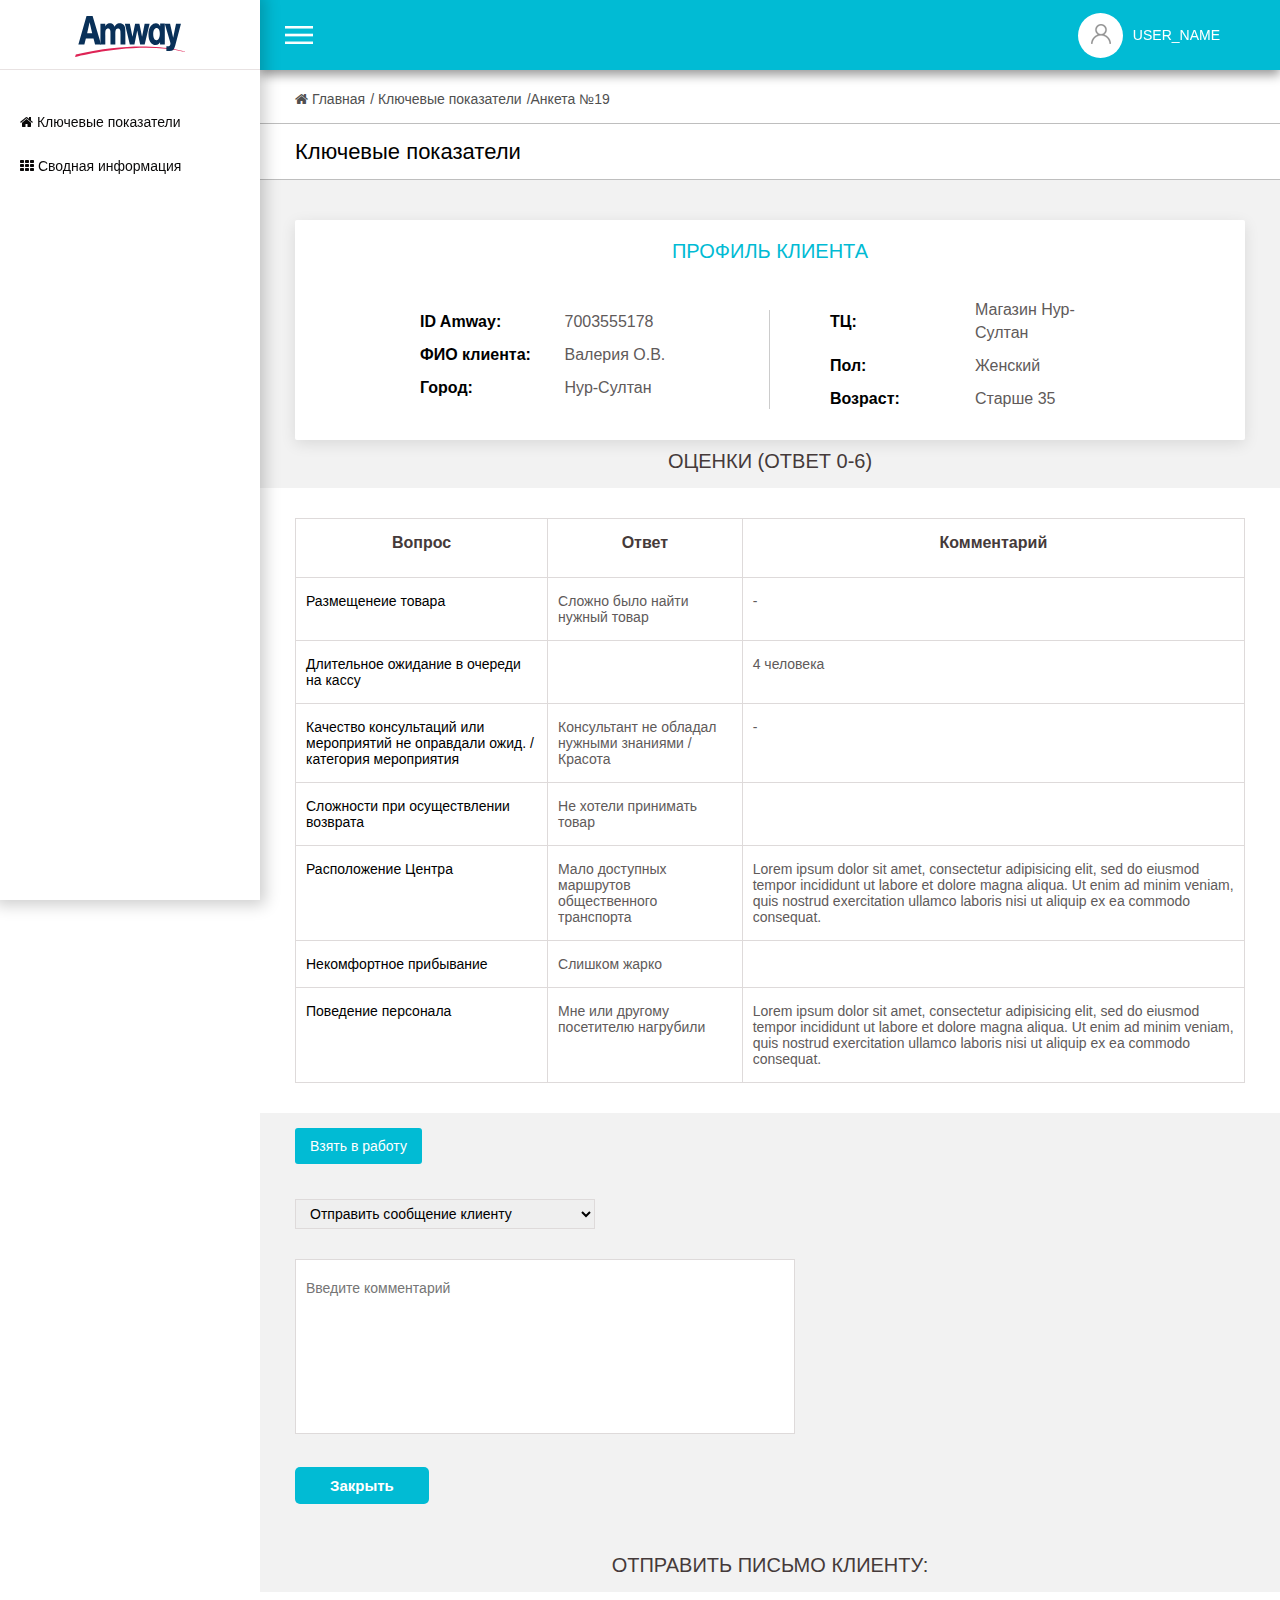
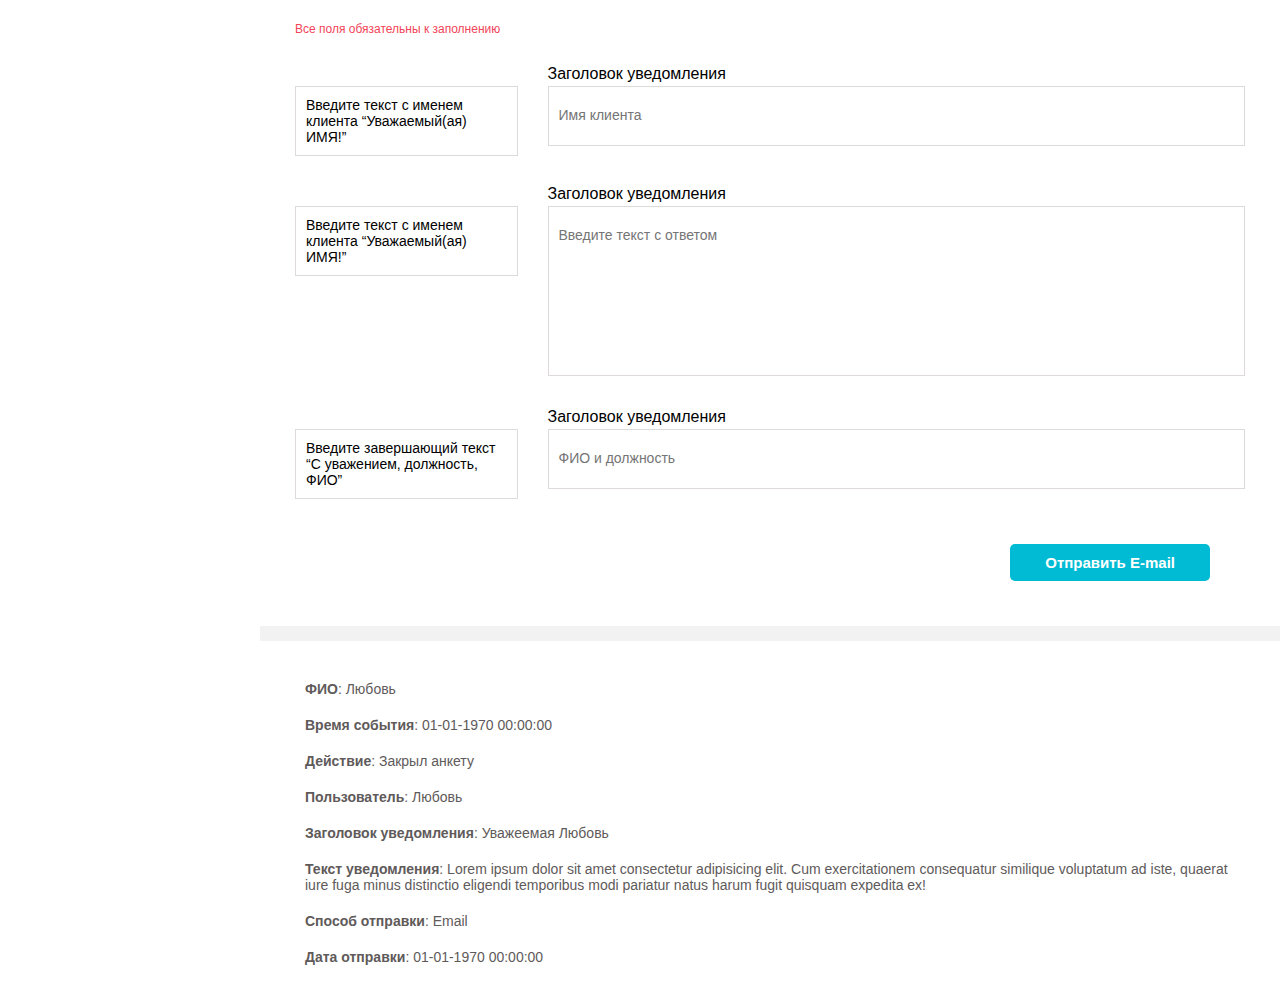
<file: anket-detail.html>
<!DOCTYPE html>
<html lang="en">

<head>
    <meta charset="UTF-8">
    <meta name="viewport" content="width=device-width, initial-scale=1.0">
    <title>Amway</title>

    <link rel="stylesheet" href="https://cdnjs.cloudflare.com/ajax/libs/font-awesome/4.7.0/css/font-awesome.css">
    <link rel="stylesheet" href="./style/style.css?78678578578">
</head>

<body>
    <div class="container">
        <div class="header">
            <div class="navbar-aside">
                <button type="button" class="btn-aside-menu toggle-sidebar">
                </button>
            </div>
            <div class="navbar-user">
                <div class="user">
                    <div class="user-wrapper show-user-dropdown">
                        <div class="icon-user"></div>
                        <div class="user-name">USER_NAME</div>
                    </div>
                    <div class="dropdown-user">
                        <ul>
                            <li>
                                <a href="#" class="logout">Выход </a>
                            </li>
                        </ul>
                    </div>
                </div>
            </div>
        </div>
        <div class="sidebar">
            <div class="menu-sidebar">
                <div class="logo">
                    <a href="#">
                        <img src="./img/logo.svg" alt="">
                    </a>
                </div>
                <div class="menu">
                    <nav>
                        <ul class="sidebar-nav">
                            <li>
                                <a href="#">
                                    <i class="fa fa-home"></i>
                                    Ключевые показатели
                                </a>
                            </li>
                            <li>
                                <a href="#">
                                    <i class="fa fa-th"></i>
                                    Сводная информация
                                </a>
                            </li>
                        </ul>
                    </nav>
                </div>
            </div>
        </div>
        <div class="content">
            <div class="breadcrumps">
                <ul>
                    <li>
                        <a href="#">
                            <span><i class="fa fa-home"></i> Главная</span>
                        </a>
                    </li>
                    <li>
                        /
                        <a href="#">
                            Ключевые показатели
                        </a>
                    </li>
                    <li>
                        /Анкета №19
                    </li>
                </ul>
            </div>
            <div class="header-page">
                <h1>
                    Ключевые показатели
                </h1>
            </div>
            <div class="page-content anket-detail">
                <div class="box-container">
                    <div class="box-wrapper box-shadow customer-block">
                        <div class="customer-header">Профиль клиента</div>
                        <div class="customer-info">
                            <div class="customer-left">
                                <div class="row">
                                    <div class="name">ID Amway:</div>
                                    <div class="text">7003555178</div>
                                </div>
                                <div class="row">
                                    <div class="name">ФИО клиента:</div>
                                    <div class="text">Валерия О.В.</div>
                                </div>
                                <div class="row">
                                    <div class="name">Город:</div>
                                    <div class="text">Нур-Султан</div>
                                </div>
                            </div>
                            <div class="customer-right">
                                <div class="row">
                                    <div class="name">ТЦ:</div>
                                    <div class="text">Магазин Нур-Султан</div>
                                </div>
                                <div class="row">
                                    <div class="name">Пол:</div>
                                    <div class="text">Женский</div>
                                </div>
                                <div class="row">
                                    <div class="name">Возраст:</div>
                                    <div class="text">Старше 35</div>
                                </div>
                            </div>
                        </div>
                    </div>
                </div>
                <div class="ratings-block">
                    <div class="ratings-header">Оценки (ответ 0-6)</div>
                    <div class="ratings-table">
                        <div class="ratings-body">
                            <table>
                                <thead>
                                    <tr>
                                        <th>
                                            Вопрос
                                        </th>
                                        <th>
                                            Ответ
                                        </th>
                                        <th>
                                            Комментарий
                                        </th>
                                    </tr>
                                </thead>
                                <tbody>
                                    <tr>
                                        <td>Размещенеие товара</td>
                                        <td>Сложно было найти нужный товар</td>
                                        <td>-</td>
                                    </tr>
                                    <tr>
                                        <td>Длительное ожидание в
                                            очереди на кассу</td>
                                        <td></td>
                                        <td>4 человека</td>
                                    </tr>
                                    <tr>
                                        <td>Качество консультаций или
                                            мероприятий не оправдали
                                            ожид. / категория мероприятия</td>
                                        <td>Консультант не обладал нужными
                                            знаниями / Красота</td>
                                        <td>-</td>
                                    </tr>
                                    <tr>
                                        <td>Сложности при осуществлении
                                            возврата</td>
                                        <td>Не хотели принимать товар</td>
                                        <td></td>
                                    </tr>
                                    <tr>
                                        <td>Расположение Центра</td>
                                        <td>Мало доступных маршрутов
                                            общественного транспорта</td>
                                        <td>Lorem ipsum dolor sit amet, consectetur adipisicing elit, sed do eiusmod
                                            tempor
                                            incididunt ut labore et dolore magna aliqua. Ut enim ad minim veniam, quis
                                            nostrud
                                            exercitation ullamco laboris nisi ut aliquip ex ea commodo consequat.</td>
                                    </tr>
                                    <tr>
                                        <td>Некомфортное прибывание</td>
                                        <td>Слишком жарко</td>
                                        <td></td>
                                    </tr>
                                    <tr>
                                        <td>Поведение персонала</td>
                                        <td>Мне или другому посетителю
                                            нагрубили</td>
                                        <td>Lorem ipsum dolor sit amet, consectetur adipisicing elit, sed do eiusmod
                                            tempor
                                            incididunt ut labore et dolore magna aliqua. Ut enim ad minim veniam, quis
                                            nostrud
                                            exercitation ullamco laboris nisi ut aliquip ex ea commodo consequat.</td>
                                    </tr>
                                </tbody>
                            </table>
                        </div>
                    </div>
                </div>
                <form id="w0" action="#" method="post">
                    <input type="hidden" name="_csrf-backend"
                        value="L0ZygJl6VEVK-YAWzjjjKqFuAysSjl4ipr_uxSAxf9ZHfjzK3RQCKQvAzya2brBI5gVGYle6EnvVzpyvdnkctQ==">
                        <div class="btn-wrapper">
                            <a href="javascript:void(0)" class="btn btn-default" id="take-in-work">Взять в работу</a>
                        </div>
                        <div class="select-wrapper">
                            <select id="select-type-send" name="selectTypeSend" style="display: block;">
                                <option value="0">Отправить сообщение клиенту</option>
                                <option value="1">Закрыть без связи с клиентом</option>
                            </select>
                        </div>
                    <input type="hidden" value="363" name="id_answer">
                    <div id="select-type-close" style="display: block;">
                       <div class="textarea-wraper">
                            <textarea class="form-control" name="comment" placeholder="Введите комментарий"></textarea>
                       </div>
                        <div class="input-submit">
                            <input type="submit" value="Закрыть" class="btn btn-submit">
                        </div>
                    </div>
                </form>
                <div class="feedback-block">
                    <div class="feedback-header">Отправить письмо клиенту:</div>
                    <div class="feedback-table">
                        <div class="feedback-body">
                            <div class="red-text">Все поля обязательны к заполнению</div>
                            <div class="message-box">
                                <form action="#">
                                    <div class="input-row">
                                        <div class="name-col">
                                            Введите текст с именем клиента
                                            “Уважаемый(ая) ИМЯ!”
                                        </div>
                                        <div class="input-col">
                                            <label class="control-label" for="sendnotifucation-name">Заголовок уведомления</label>
                                            <textarea placeholder="Имя клиента" required></textarea>
                                        </div>
                                    </div>
                                    <div class="input-row">
                                        <div class="name-col">
                                            Введите текст с именем клиента
                                            “Уважаемый(ая) ИМЯ!”
                                        </div>
                                        <div class="input-col answer-messages">
                                            <label class="control-label" for="sendnotifucation-name">Заголовок уведомления</label>
                                            <textarea placeholder="Введите текст с ответом" required></textarea>
                                        </div>
                                    </div>
                                    <div class="input-row">
                                        <div class="name-col">
                                            Введите завершающий текст
                                            “С уважением, должность, ФИО”
                                        </div>
                                        <div class="input-col">
                                            <label class="control-label" for="sendnotifucation-name">Заголовок уведомления</label>
                                            <textarea placeholder="ФИО и должность" required></textarea>
                                        </div>
                                    </div>
                                    <div class="input-submit">
                                        <input type="submit" value="Отправить E-mail" class="btn btn-submit">
                                    </div>
                                </form>
                            </div>
                        </div>
                    </div>
                </div>
                <div class="detail-info">
                    <div class="info-block">
                        <span class="label">ФИО</span>: Любовь
                    </div>
                    <div class="info-block">
                        <span class="label">Время события</span>: 01-01-1970 00:00:00
                    </div>
                    <div class="info-block">
                        <span class="label">Действие</span>: Закрыл анкету
                    </div>
                    <div class="info-block">
                        <span class="label">Пользователь</span>: Любовь
                    </div>
                    <div class="info-block">
                        <span class="label">Заголовок уведомления</span>: Уважеемая Любовь
                    </div>
                    <div class="info-block">
                        <span class="label">Текст уведомления</span>: Lorem ipsum dolor sit amet consectetur adipisicing elit. Cum exercitationem consequatur similique voluptatum ad iste, quaerat iure fuga minus distinctio eligendi temporibus modi pariatur natus harum fugit quisquam expedita ex!
                    </div>
                    <div class="info-block">
                        <span class="label">Способ отправки</span>: Email
                    </div>
                    <div class="info-block">
                        <span class="label">Дата отправки</span>: 01-01-1970 00:00:00
                    </div>
                </div>
            </div>
        </div>
    </div>
    <script src="./script/jquery-3.5.1.min.js"></script>
    <script src="./script/script.js"></script>

</body>

</html>
</file>
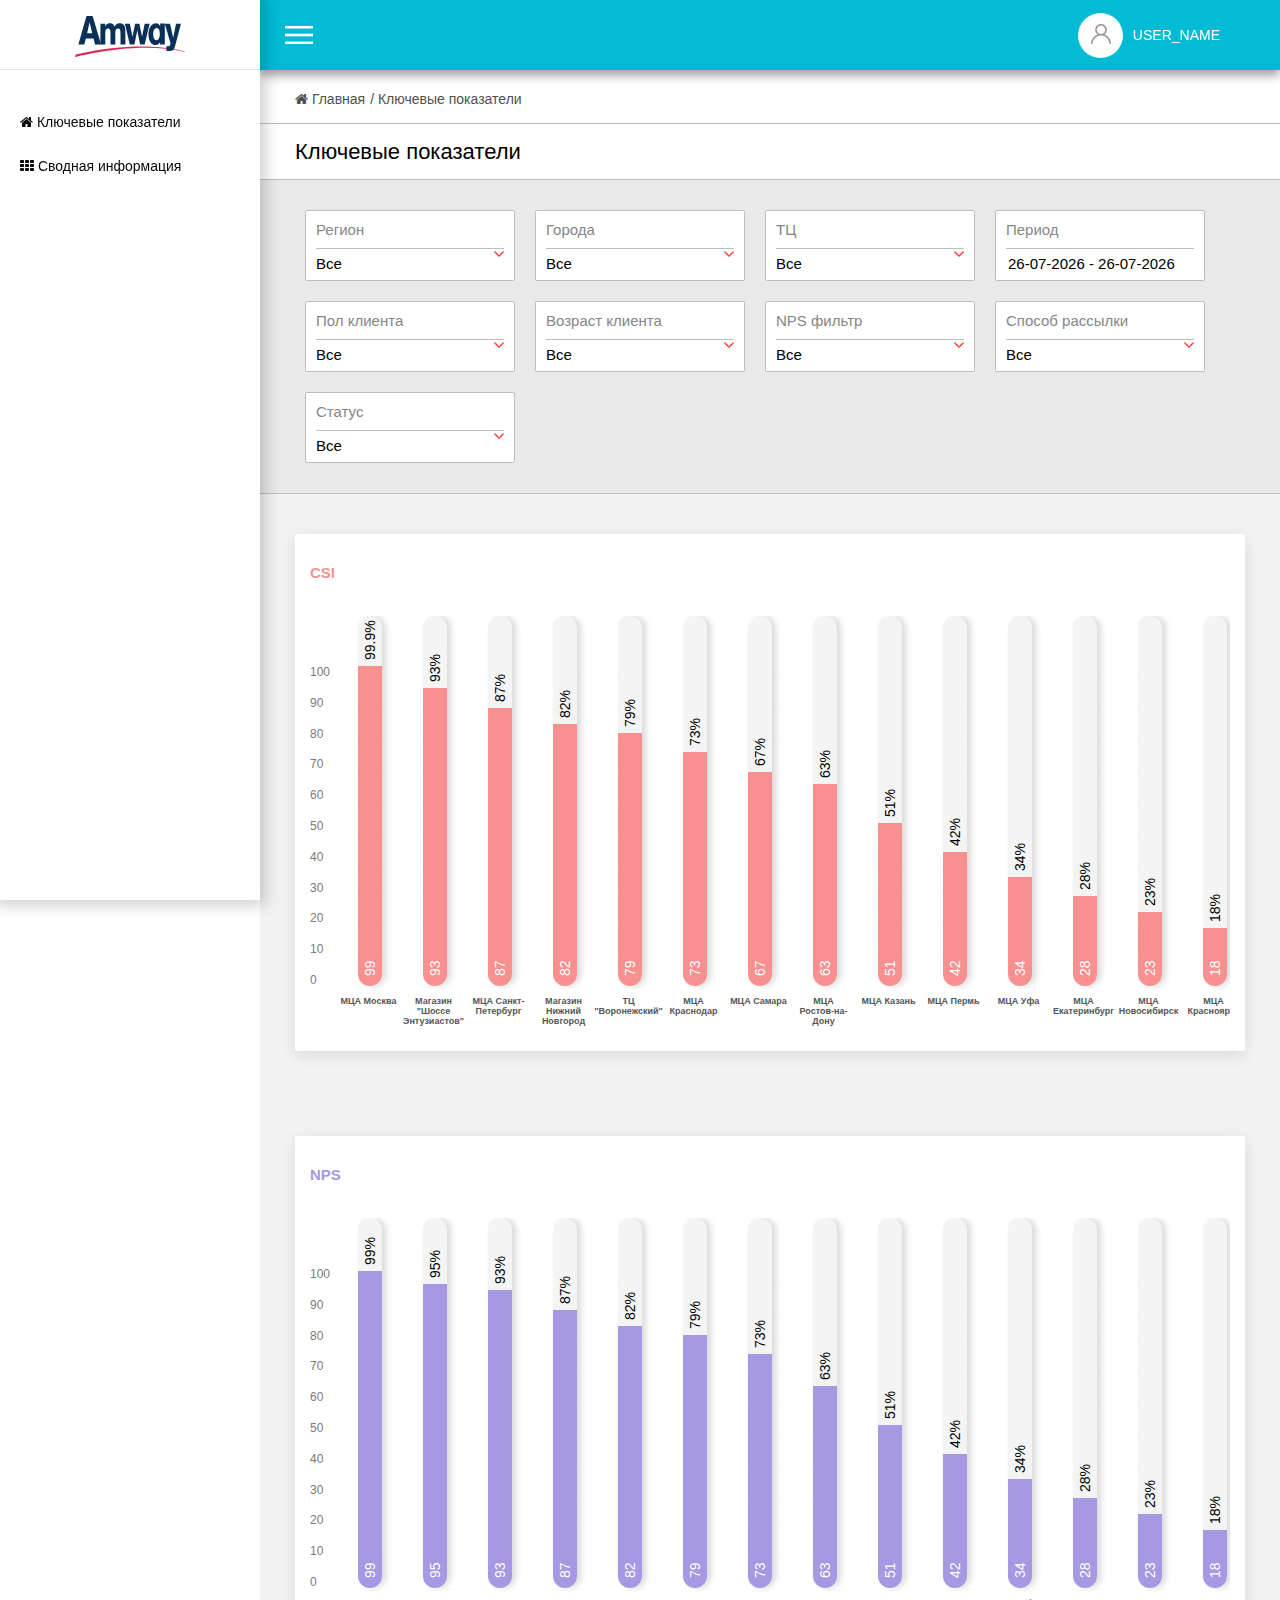
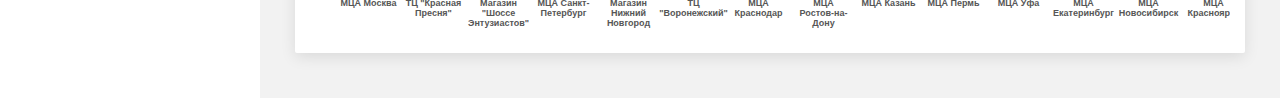
<file: charts_2.html>
<!DOCTYPE html>
<html lang="en">

<head>
    <meta charset="UTF-8">
    <meta name="viewport" content="width=device-width, initial-scale=1.0">
    <title>Amway</title>

    <link rel="stylesheet" href="https://cdnjs.cloudflare.com/ajax/libs/font-awesome/4.7.0/css/font-awesome.css">
    <link rel="stylesheet" href="./style/daterangepicker.css">
    <link rel="stylesheet" href="./style/daterangepicker-kv.css">
    <link rel="stylesheet" href="./style/style.css?45865746534656">
</head>

<body>
    <div class="container">
        <div class="header">
            <div class="navbar-aside">
                <button type="button" class="btn-aside-menu toggle-sidebar">
                </button>
            </div>
            <div class="navbar-user">
                <div class="user">
                    <div class="user-wrapper show-user-dropdown">
                        <div class="icon-user"></div>
                        <div class="user-name">USER_NAME</div>
                    </div>
                    <div class="dropdown-user">
                        <ul>
                            <li>
                                <a href="#" class="logout">Выход </a>
                            </li>
                        </ul>
                    </div>
                </div>
            </div>
        </div>
        <div class="sidebar">
            <div class="menu-sidebar">
                <div class="logo">
                    <a href="#">
                        <img src="./img/logo.svg" alt="">
                    </a>
                </div>
                <div class="menu">
                    <nav>
                        <ul class="sidebar-nav">
                            <li>
                                <a href="#">
                                    <i class="fa fa-home"></i>
                                    Ключевые показатели
                                </a>
                            </li>
                            <li>
                                <a href="#">
                                    <i class="fa fa-th"></i>
                                    Сводная информация
                                </a>
                            </li>
                        </ul>
                    </nav>
                </div>
            </div>
        </div>
        <div class="content">
            <div class="breadcrumps">
                <ul>
                    <li>
                        <a href="#">
                            <span><i class="fa fa-home"></i> Главная</span>
                        </a>
                    </li>
                    <li>
                        /
                        Ключевые показатели
                    </li>
                </ul>
            </div>
            <div class="header-page">
                <h1>
                    Ключевые показатели
                </h1>
            </div>
            <div class="page-content">
                <form id="selector-filter" method="post" data-pjax="1">
                    <div class="filter-wrapper">
                        <div class="box">
                            <h6>Регион </h6>
                            <div class="form-group field-filter-item">
                                <select class="form-control input-sm">
                                    <option value="">Все</option>
                                    <option value="1">Регион 1</option>
                                    <option value="2">Регион 2</option>
                                </select>
                                <div class="select-caret"></div>
                            </div>
                        </div>

                        <div class="box">
                            <h6>Города </h6>
                            <div class="form-group field-filter-item">
                                <select class="form-control input-sm">
                                    <option value="">Все</option>
                                    <option value="1">Город 1</option>
                                    <option value="2">Город 2</option>
                                    <option value="3">Город 3</option>
                                    <option value="4">Город 4</option>
                                    <option value="5">Город 5</option>
                                    <option value="6">Город 6</option>
                                    <option value="7">Город 7</option>
                                </select>
                                <div class="select-caret"></div>
                            </div>
                        </div>

                        <div class="box">
                            <h6>ТЦ </h6>
                            <div class="form-group field-filter-item">
                                <select class="form-control input-sm">
                                    <option value="">Все</option>
                                    <option value="3">ТЦ 1</option>
                                    <option value="4">ТЦ 2</option>
                                    <option value="5">ТЦ 3</option>
                                    <option value="6">ТЦ 4</option>
                                </select>
                                <div class="select-caret"></div>
                            </div>
                        </div>
                        <div class="box">
                            <h6>Период</h6>
                            <div class="drp-container form-group field-filter-date">
                                <input type="text" id="filter-date" class="form-control" value="">
                                <div class="select-caret"></div>
                            </div>
                        </div>

                        <div class="box">
                            <h6>Пол клиента </h6>
                            <div class="form-group field-filter-item">
                                <select class="form-control input-sm">
                                    <option value="">Все</option>
                                    <option value="1">Женсикий</option>
                                    <option value="2">Мужской</option>
                                </select>
                                <div class="select-caret"></div>
                            </div>
                        </div>

                        <div class="box">
                            <h6>Возраст клиента</h6>
                            <div class="form-group field-filter-item">
                                <select class="form-control input-sm">
                                    <option value="">Все</option>
                                    <option value="1">18-25</option>
                                    <option value="2">25-32</option>
                                </select>
                                <div class="select-caret"></div>
                            </div>
                        </div>

                        <div class="box">
                            <h6>NPS фильтр</h6>
                            <div class="form-group field-filter-item">
                                <select class="form-control input-sm">
                                    <option value="">Все</option>
                                    <option value="1">NPS фильтр</option>
                                    <option value="2">NPS фильтр</option>
                                </select>
                                <div class="select-caret"></div>
                            </div>
                        </div>

                        <div class="box">
                            <h6>Способ рассылки</h6>
                            <div class="form-group field-filter-item">
                                <select class="form-control input-sm">
                                    <option value="">Все</option>
                                    <option value="1">Способ рассылки</option>
                                    <option value="2">Способ рассылки</option>
                                </select>
                                <div class="select-caret"></div>
                            </div>
                        </div>

                        <div class="box">
                            <h6>Статус</h6>
                            <div class="form-group field-filter-item">
                                <select class="form-control input-sm">
                                    <option value="">Все</option>
                                    <option value="1">Статус</option>
                                    <option value="2">Статус</option>
                                </select>
                                <div class="select-caret"></div>
                            </div>
                        </div>

                        <div class="form-group">
                            <button type="submit" class="btn btn-primary" style="visibility: hidden">Подобрать</button>
                        </div>
                    </div>
                </form>
                <div class="box-container">
                    <div class="box-wrapper box-shadow chart-wrapper" >
                        <h3 class="text-left text-carol">
                            CSI
                        </h3>
                        <div class="chart-vert-csi">
                        </div>
                    </div>
                </div>
                <div class="box-container">
                    <div class="box-wrapper box-shadow chart-wrapper" >
                        <h3 class="text-left text-violet">
                            NPS
                        </h3>
                        <div class="chart-vert-nps">
                        </div>
                    </div>
                </div>
            </div>
        </div>
        <div class="scrollup">
            <a href="#" class="text-white"><i class="fa fa-chevron-up"></i></a>
        </div>
    </div>
    <script src="./script/jquery-3.5.1.min.js"></script>
    <script src="./script/moment.js"></script>
    <script src="./script/daterangepicker.js"></script>
    <script src="./script/chart-lines.js?36543524546"></script>
    <script src="./script/script.js"></script>
    <script>
        var dataCSI2 = {
            background: ['#F89090'],
            container: '.chart-vert-csi',
            data: [
                {
                    label: 'МЦА Москва',
                    count: 99,
                    percent: 99.9
                },
                {
                    label: 'ТЦ "Красная Пресня"',
                    count: 1,
                    percent: -100

                },
                {
                    label: 'Магазин "Шоссе Энтузиастов"',
                    count: 93,
                    percent: 93

                },
                {
                    label: 'МЦА Санкт-Петербург ',
                    count: 87,
                    percent: 87

                },
                {
                    label: 'Магазин Нижний Новгород ',
                    count: 82,
                    percent: 82

                },
                {
                    label: 'ТЦ "Воронежский" ',
                    count: 79,
                    percent: 79

                },
                {
                    label: 'МЦА Краснодар ',
                    count: 73,
                    percent: 73

                },
                {
                    label: 'МЦА Самара',
                    count: 67,
                    percent: 67

                },
                {
                    label: 'МЦА Ростов-на-Дону',
                    count: 63,
                    percent: 63
                },
                {
                    label: 'МЦА Казань ',
                    count: 51,
                    percent: 51
                },
                {
                    label: 'МЦА Пермь',
                    count: 42,
                    percent: 42
                },
                {
                    label: 'МЦА Уфа',
                    count: 34,
                    percent: 34
                },
                {
                    label: 'МЦА Екатеринбург ',
                    count: 28,
                    percent: 28
                },
                {
                    label: 'МЦА Новосибирск',
                    count: 23,
                    percent: 23
                },
                {
                    label: 'МЦА Красноярск',
                    count: 18,
                    percent: 18
                },
                {
                    label: 'МЦА Иркутск ',
                    count: 14,
                    percent: 14
                },
                {
                    label: 'Магазин Хабаровск',
                    count: 9,
                    percent: 9
                },
                {
                    label: 'Магазин Алматы',
                    count: 6,
                    percent: 6
                },
                {
                    label: 'Магазин Нур-Султан',
                    count: 63,
                    percent: -63
                },
            ]
        }

        var dataNPS2 = {
            background: ['#A798E3'],
            container: '.chart-vert-nps',
            data: [
                {
                    label: 'МЦА Москва',
                    count: 99,
                    percent: 99
                },
                {
                    label: 'ТЦ "Красная Пресня"',
                    count: 95,
                    percent: 95

                },
                {
                    label: 'Магазин "Шоссе Энтузиастов"',
                    count: 93,
                    percent: 93

                },
                {
                    label: 'МЦА Санкт-Петербург ',
                    count: 87,
                    percent: 87
                },
                {
                    label: 'Магазин Нижний Новгород ',
                    count: 82,
                    percent: 82
                },
                {
                    label: 'ТЦ "Воронежский" ',
                    count: 79,
                    percent: 79
                },
                {
                    label: 'МЦА Краснодар ',
                    count: 73,
                    percent: 73

                },
                {
                    label: 'МЦА Самара',
                    count: 1,
                    percent: -100

                },
                {
                    label: 'МЦА Ростов-на-Дону',
                    count: 63,
                    percent: 63
                },
                {
                    label: 'МЦА Казань ',
                    count: 51,
                    percent: 51
                },
                {
                    label: 'МЦА Пермь',
                    count: 42,
                    percent: 42
                },
                {
                    label: 'МЦА Уфа',
                    count: 34,
                    percent: 34
                },
                {
                    label: 'МЦА Екатеринбург ',
                    count: 28,
                    percent: 28
                },
                {
                    label: 'МЦА Новосибирск',
                    count: 23,
                    percent: 23
                },
                {
                    label: 'МЦА Красноярск',
                    count: 18,
                    percent: 18
                },
                {
                    label: 'МЦА Иркутск ',
                    count: 14,
                    percent: 14
                },
                {
                    label: 'Магазин Хабаровск',
                    count: 9,
                    percent: 9
                },
                {
                    label: 'Магазин Алматы',
                    count: 6,
                    percent: 6
                },
                {
                    label: 'Магазин Нур-Султан',
                    count: 3,
                    percent: 3
                },
            ]
        }
    </script>

    <script>
        jQuery(function ($) {
            $(document).ready(function () {
                $('.field-filter-date input').daterangepicker({
                    opens: 'rigth',
                    locale: {
                        format: 'DD-MM-YYYY',
                        applyLabel: 'Принять',
                        cancelLabel: 'Отмена',
                        invalidDateLabel: 'Выберите дату',
                        daysOfWeek: ['Вт', 'Ср', 'Чт', 'Пт', 'Сб', 'Вс', 'Пн'],
                        monthNames: ['Январь', 'Февраль', 'Март', 'Апрель', 'Май', 'Июнь', 'Июль', 'Август', 'Сентябрь', 'Октябрь', 'Ноябрь', 'Декабрь'],
                        firstDay: 1
                    }
                }, function (start, end, label) {
                });
                $('.page-content').on('click', 'select', function(e){
                    console.log('select');
                });

                var openSelect = function(selector){
                    console.log('openSelect');
                    var element = $(selector)[0], worked = false;
                    if (document.createEvent) { // all browsers
                        var e = document.createEvent("MouseEvents");
                        e.initMouseEvent("mousedown", true, true, window, 0, 0, 0, 0, 0, false, false, false, false, 0, null);
                        worked = element.dispatchEvent(e);
                    } else if (element.fireEvent) { // ie
                        worked = element.fireEvent("onmousedown");
                    }
                    if (!worked) { // unknown browser / error
                        alert("It didn't worked in your browser.");
                    }   
                }

                $('.page-content').on('click', '.select-caret', function(e){
                    if($(this).parents('.box').find('select').length>0){
                        $(this).parents('.box').find('select').trigger('open');
                        // openSelect($(this).parents('.box').find('select')); 
                    }
                    else if ($(this).parents('.box').find('input').length>0){
                        $(this).parents('.box').find('input').click();
                    }
                });
            });
        });
    </script>
</body>

</html>
</file>
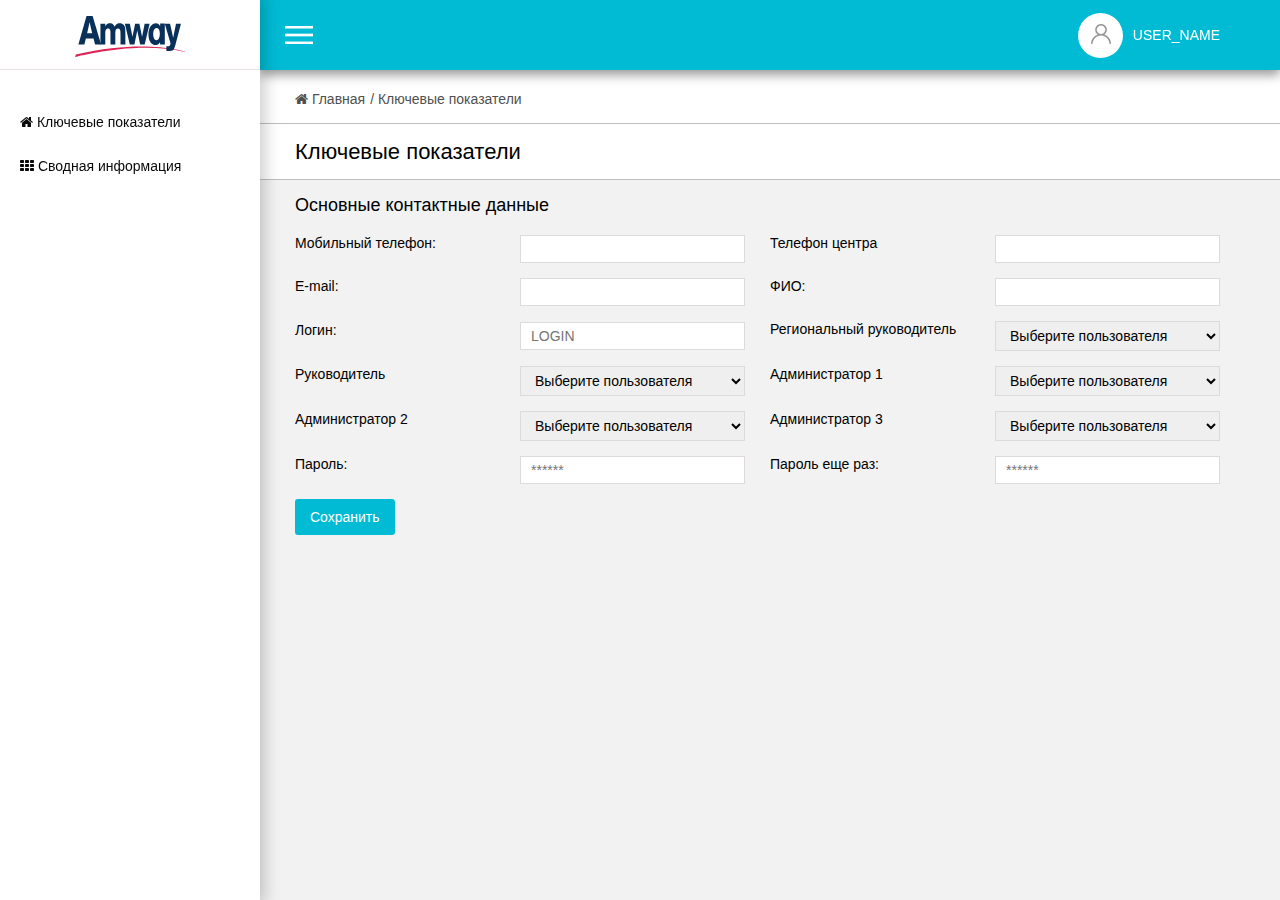
<file: create.html>
<!DOCTYPE html>
<html lang="en">

<head>
    <meta charset="UTF-8">
    <meta name="viewport" content="width=device-width, initial-scale=1.0">
    <title>Amway</title>

    <link rel="stylesheet" href="https://cdnjs.cloudflare.com/ajax/libs/font-awesome/4.7.0/css/font-awesome.css">
    <link rel="stylesheet" href="./style/style.css?578578">
</head>

<body>
    <div class="container">
        <div class="header">
            <div class="navbar-aside">
                <button type="button" class="btn-aside-menu toggle-sidebar">
                </button>
            </div>
            <div class="navbar-user">
                <div class="user">
                    <div class="user-wrapper show-user-dropdown">
                        <div class="icon-user"></div>
                        <div class="user-name">USER_NAME</div>
                    </div>
                    <div class="dropdown-user">
                        <ul>
                            <li>
                                <a href="#" class="logout">Выход </a>
                            </li>
                        </ul>
                    </div>
                </div>
            </div>
        </div>
        <div class="sidebar">
            <div class="menu-sidebar">
                <div class="logo">
                    <a href="#">
                        <img src="./img/logo.svg" alt="">
                    </a>
                </div>
                <div class="menu">
                    <nav>
                        <ul class="sidebar-nav">
                            <li>
                                <a href="#">
                                    <i class="fa fa-home"></i>
                                    Ключевые показатели
                                </a>
                            </li>
                            <li>
                                <a href="#">
                                    <i class="fa fa-th"></i>
                                    Сводная информация
                                </a>
                            </li>
                        </ul>
                    </nav>
                </div>
            </div>
        </div>
        <div class="content">
            <div class="breadcrumps">
                <ul>
                    <li>
                        <a href="#">
                            <span><i class="fa fa-home"></i> Главная</span>
                        </a>
                    </li>
                    <li>
                        /
                        Ключевые показатели
                    </li>
                </ul>
            </div>
            <div class="header-page">
                <h1>
                    Ключевые показатели
                </h1>
            </div>
            <div class="page-content">
                <div class="create">
                    <div class="create-form">
                        <div class="box box-info">
                            <div class="box-header with-border"></div>
                            <div class="box-footer clearfix" style="">
                                <form id="w0" action="/admin/user/create" method="post">
                                    <input type="hidden" name="_csrf-backend"
                                        value="jFZFW70QZmVzAn76TYP4FLeNu6MdD2nICK3Dhw0xWZ7-GScs1kYTMAFSD8MmzaBNw7T14WxZWI5k3q2_QQdp6Q==">
                                    <div>
                                        <p>Основные контактные данные</p>
                                    </div>
                                    <div class="form-row">
                                        <div class="form-col">
                                            <div class="field-signupform-phone required">
                                                <label class="control-label" for="signupform-phone">Мобильный
                                                    телефон:</label>
                                                <input type="text" id="signupform-phone" class="form-control"
                                                    name="SignupForm[phone]" aria-required="true">

                                                <div class="help-block"></div>
                                            </div>
                                        </div>
                                        <div class="form-col">
                                            <div class="field-signupform-phone_center">
                                                <label class="control-label" for="signupform-phone_center">Телефон
                                                    центра</label>
                                                <input type="text" id="signupform-phone_center" class="form-control"
                                                    name="SignupForm[phone_center]">

                                                <div class="help-block"></div>
                                            </div>
                                        </div>
                                    </div>
                                    <div class="form-row">
                                        <div class="form-col">
                                            <div class="field-signupform-email required">
                                                <label class="control-label" for="signupform-email">E-mail:</label>
                                                <input type="text" id="signupform-email" class="form-control"
                                                    name="SignupForm[email]" aria-required="true">

                                                <div class="help-block"></div>
                                            </div>
                                        </div>
                                        <div class="form-col">
                                            <div class="field-signupform-name required">
                                                <label class="control-label" for="signupform-name">ФИО:</label>
                                                <input type="text" id="signupform-name" class="form-control"
                                                    name="SignupForm[name]" aria-required="true">

                                                <div class="help-block"></div>
                                            </div>
                                        </div>
                                    </div>
                                    <div class="form-row">
                                        <div class="form-col">
                                            <div class="field-signupform-username">
                                                <label class="control-label" for="signupform-username">Логин:</label>
                                                <input type="text" id="signupform-username" class="form-control"
                                                    name="SignupForm[username]" placeholder="LOGIN">

                                                <div class="help-block"></div>
                                            </div>
                                        </div>
                                        <div class="form-col">
                                            <div class="field-signupform-id_region_leader">
                                                <label class="control-label"
                                                    for="signupform-id_region_leader">Региональный руководитель</label>
                                                <select id="signupform-id_region_leader" class="form-control"
                                                    name="SignupForm[id_region_leader]">
                                                    <option value="">Выберите пользователя</option>
                                                    <option value="1">Лихачов Дмитрий Сергеевич</option>
                                                    <option value="3">Синцова Татьяна</option>
                                                    <option value="4">Сиротинская Снежана</option>
                                                    <option value="5">Иванова Ольга</option>
                                                    <option value="6">Непомнящих Светлана</option>
                                                </select>

                                                <div class="help-block"></div>
                                            </div>
                                        </div>
                                    </div>
                                    <div class="form-row">
                                        <div class="form-col">
                                            <div class="field-signupform-id_leader">
                                                <label class="control-label"
                                                    for="signupform-id_leader">Руководитель</label>
                                                <select id="signupform-id_leader" class="form-control"
                                                    name="SignupForm[id_leader]">
                                                    <option value="">Выберите пользователя</option>
                                                    <option value="29">Александр Назиров</option>
                                                </select>

                                                <div class="help-block"></div>
                                            </div>
                                        </div>
                                        <div class="form-col">
                                            <div class="field-signupform-id_admin1">
                                                <label class="control-label" for="signupform-id_admin1">Администратор
                                                    1</label>
                                                <select id="signupform-id_admin1" class="form-control"
                                                    name="SignupForm[id_admin1]">
                                                    <option value="">Выберите пользователя</option>
                                                    <option value="1">Лихачов Дмитрий Сергеевич</option>
                                                    <option value="7">Elena Kazankova</option>
                                                    <option value="8">Vasiliy Scherbakov</option>
                                                    <option value="9">Natalia Gorelova</option>
                                                </select>

                                                <div class="help-block"></div>
                                            </div>
                                        </div>

                                    </div>
                                    <div class="form-row">
                                        <div class="form-col">
                                            <div class="field-signupform-id_admin2">
                                                <label class="control-label" for="signupform-id_admin2">Администратор
                                                    2</label>
                                                <select id="signupform-id_admin2" class="form-control"
                                                    name="SignupForm[id_admin2]">
                                                    <option value="">Выберите пользователя</option>
                                                    <option value="1">Лихачов Дмитрий Сергеевич</option>
                                                    <option value="7">Elena Kazankova</option>
                                                    <option value="8">Vasiliy Scherbakov</option>
                                                    <option value="9">Natalia Gorelova</option>
                                                </select>

                                                <div class="help-block"></div>
                                            </div>
                                        </div>
                                        <div class="form-col">
                                            <div class="field-signupform-id_admin3">
                                                <label class="control-label" for="signupform-id_admin3">Администратор
                                                    3</label>
                                                <select id="signupform-id_admin3" class="form-control"
                                                    name="SignupForm[id_admin3]">
                                                    <option value="">Выберите пользователя</option>
                                                    <option value="1">Лихачов Дмитрий Сергеевич</option>
                                                    <option value="7">Elena Kazankova</option>
                                                    <option value="8">Vasiliy Scherbakov</option>
                                                    <option value="9">Natalia Gorelova</option>
                                                </select>

                                                <div class="help-block"></div>
                                            </div>
                                        </div>
                                    </div>
                                    <div class="form-row">
                                        <div class="form-col">
                                            <div class="field-signupform-password required">
                                                <label class="control-label" for="signupform-password">Пароль:</label>
                                                <input type="password" id="signupform-password" class="form-control"
                                                    name="SignupForm[password]" placeholder="******"
                                                    aria-required="true">

                                                <div class="help-block"></div>
                                            </div>
                                        </div>
                                        <div class="form-col">
                                            <div class="field-signupform-password_repeat required">
                                                <label class="control-label" for="signupform-password_repeat">Пароль еще
                                                    раз:</label>
                                                <input type="password" id="signupform-password_repeat"
                                                    class="form-control" name="SignupForm[password_repeat]"
                                                    placeholder="******" aria-required="true">

                                                <div class="help-block"></div>
                                            </div>
                                        </div>
                                    </div>
                                    <button type="submit" class="btn btn-success">Сохранить</button>
                                </form>
                            </div>
                        </div>
                    </div>
                </div>
            </div>
        </div>
    </div>
    <script src="./script/jquery-3.5.1.min.js"></script>
    <script src="./script/script.js"></script>
</body>

</html>
</file>
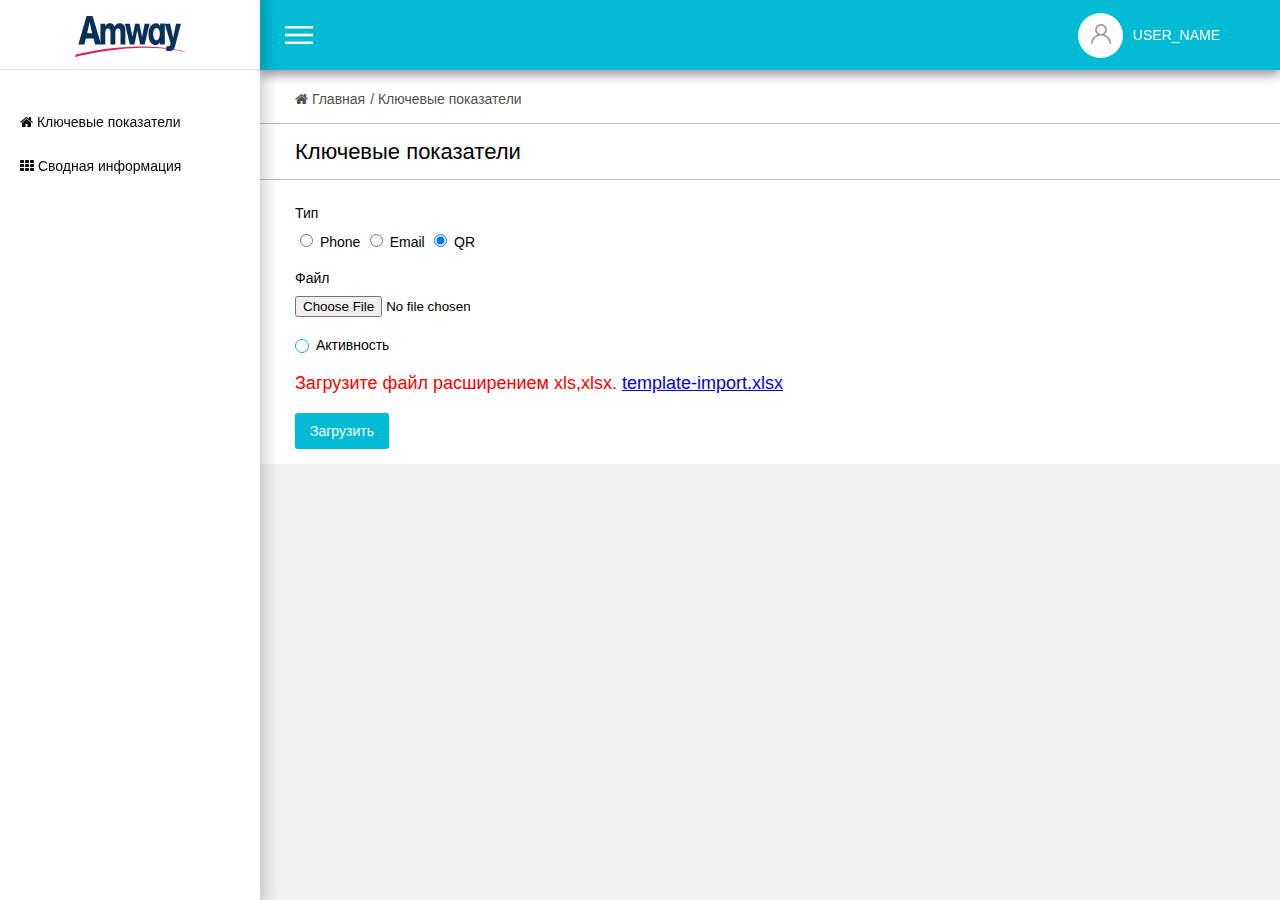
<file: import.html>
<!DOCTYPE html>
<html lang="en">

<head>
    <meta charset="UTF-8">
    <meta name="viewport" content="width=device-width, initial-scale=1.0">
    <title>Amway</title>

    <link rel="stylesheet" href="https://cdnjs.cloudflare.com/ajax/libs/font-awesome/4.7.0/css/font-awesome.css">
    <link rel="stylesheet" href="./style/style.css?578578">
</head>

<body>
    <div class="container">
        <div class="header">
            <div class="navbar-aside">
                <button type="button" class="btn-aside-menu toggle-sidebar">
                </button>
            </div>
            <div class="navbar-user">
                <div class="user">
                    <div class="user-wrapper show-user-dropdown">
                        <div class="icon-user"></div>
                        <div class="user-name">USER_NAME</div>
                    </div>
                    <div class="dropdown-user">
                        <ul>
                            <li>
                                <a href="#" class="logout">Выход </a>
                            </li>
                        </ul>
                    </div>
                </div>
            </div>
        </div>
        <div class="sidebar">
            <div class="menu-sidebar">
                <div class="logo">
                    <a href="#">
                        <img src="./img/logo.svg" alt="">
                    </a>
                </div>
                <div class="menu">
                    <nav>
                        <ul class="sidebar-nav">
                            <li>
                                <a href="#">
                                    <i class="fa fa-home"></i>
                                    Ключевые показатели
                                </a>
                            </li>
                            <li>
                                <a href="#">
                                    <i class="fa fa-th"></i>
                                    Сводная информация
                                </a>
                            </li>
                        </ul>
                    </nav>
                </div>
            </div>
        </div>
        <div class="content">
            <div class="breadcrumps">
                <ul>
                    <li>
                        <a href="#">
                            <span><i class="fa fa-home"></i> Главная</span>
                        </a>
                    </li>
                    <li>
                        /
                        Ключевые показатели
                    </li>
                </ul>
            </div>
            <div class="header-page">
                <h1>
                    Ключевые показатели
                </h1>
            </div>
            <div class="page-content">
                <div class="table-box">
                    <div id="p0" data-pjax-container="" data-pjax-push-state="" data-pjax-timeout="1000">
                        <div class="grid-view">
                            <div class="table-wrapper create-form">
                                <form id="w0" action="/admin/import?id=11" method="post" role="form"
                                    enctype="multipart/form-data">
                                    <input type="hidden" name="_csrf-backend"
                                        value="ceO6LUCq_WP7sU28NxrgwE3KqDrG3EiphV_5U9RznZIjivBmefmWBZyJHfNbKIWtJ6ebF76TEtP0PNQanTXC4Q==">
                                    <div class="form-group field-quiz-id_quiz_type">
                                        <label class="control-label">Тип</label>
                                        <input type="hidden" name="Quiz[id_quiz_type]" value="">
                                        <div id="quiz-id_quiz_type" role="radiogroup"><label><input type="radio"
                                                    name="Quiz[id_quiz_type]" value="1"> Phone</label>
                                            <label><input type="radio" name="Quiz[id_quiz_type]" value="2">
                                                Email</label>
                                            <label><input type="radio" name="Quiz[id_quiz_type]" value="3" checked="">
                                                QR</label></div>

                                        <div class="help-block"></div>
                                    </div>
                                    <div class="form-group field-import-importfile">
                                        <label class="control-label" for="import-importfile">Файл</label>
                                        <input type="hidden" name="Import[importFile]" value=""><input type="file"
                                            id="import-importfile" name="Import[importFile]">

                                        <div class="help-block"></div>
                                    </div>
                                    <div class="col-md-4">
                                        <div class="form-group field-locations-active">

                                            <input type="hidden" name="Locations[active]" value="0"><label><input
                                                    type="checkbox" id="locations-active" name="Locations[active]"
                                                    value="1"> Активность</label>

                                            <div class="help-block"></div>
                                        </div>
                                    </div>
                                    <p class="help-block">
                                        <span style="color:red;"> Загрузите файл расширением xls,xlsx.
                                            <a href="/backend/web/template-import.xlsx"
                                                download="template-import-amway">template-import.xlsx</a>
                                        </span>
                                    </p>

                                    <button type="submit" class="btn btn-success">Загрузить</button>
                                </form>
                            </div>
                        </div>
                    </div>
                </div>
            </div>
        </div>
    </div>
    <script src="./script/jquery-3.5.1.min.js"></script>
    <script src="./script/script.js"></script>
    <script>
        var idmodal = $('.btn-show-modal').attr('data-target').split('#')[1];

        // Get the modal
        var modal = document.getElementById(idmodal);
        // Get the <span> element that closes the modal
        var span = $('.create-quiz').find('.close');

        // When the user clicks on the button, open the modal
        $('.btn-show-modal').click(function (e) {
            modal.style.display = "block";
        });

        // When the user clicks on <span> (x), close the modal
        span.click(function (e) {
            modal.style.display = "none";
        });

        // When the user clicks anywhere outside of the modal, close it
        window.onclick = function (event) {
            if (event.target == modal) {
                modal.style.display = "none";
            }
        }
    </script>
</body>

</html>
</file>
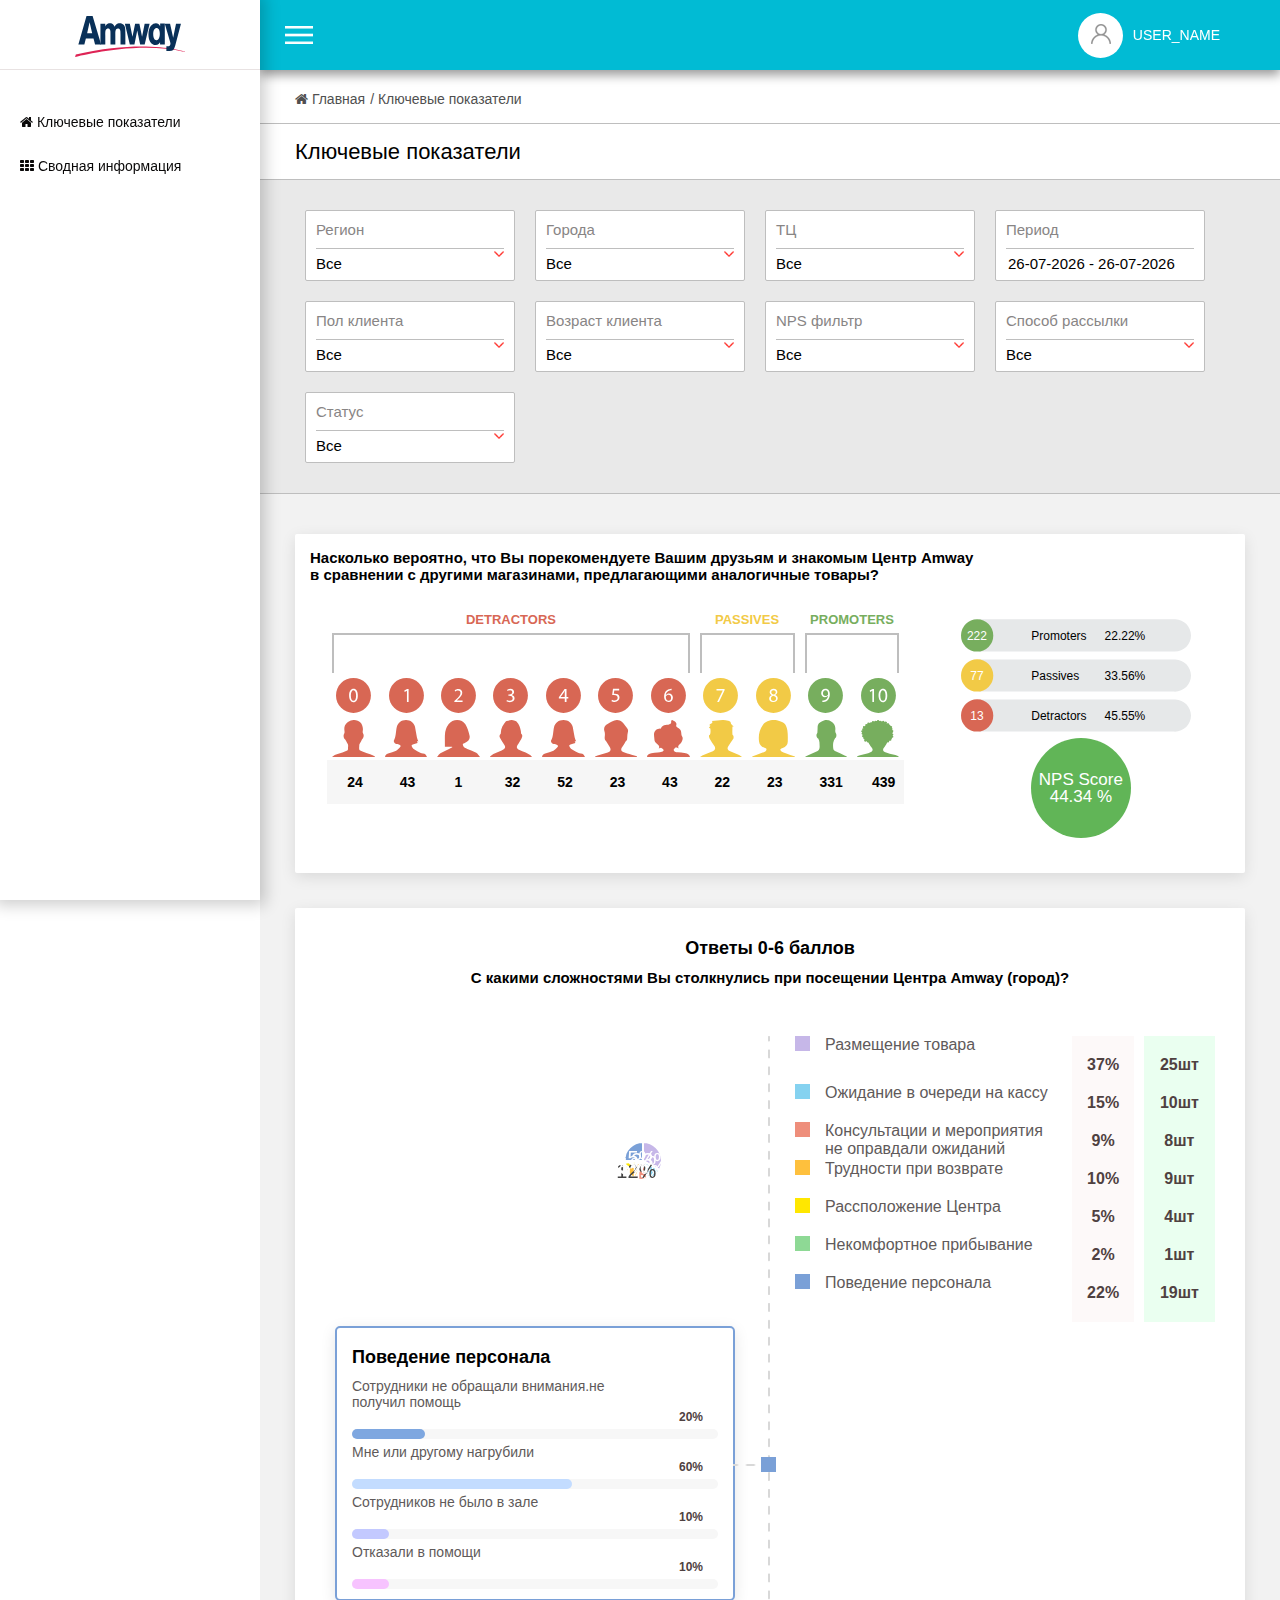
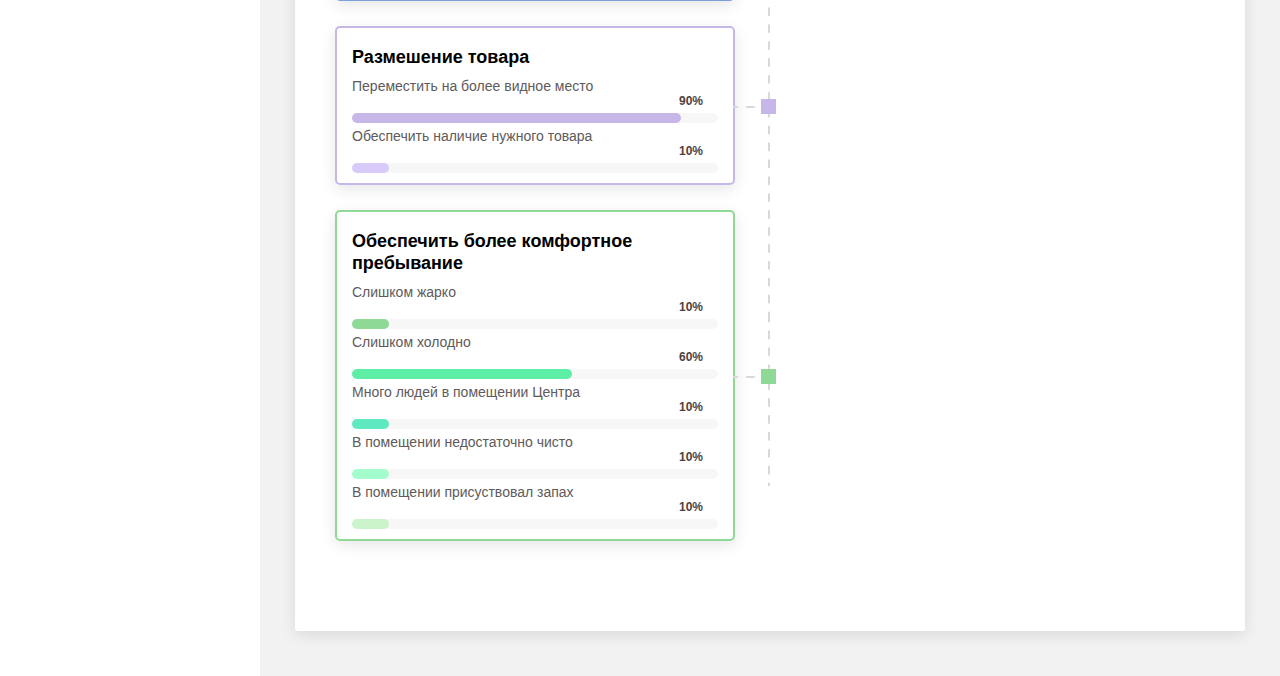
<file: index copy.html>
<!DOCTYPE html>
<html lang="en">

<head>
    <meta charset="UTF-8">
    <meta name="viewport" content="width=device-width, initial-scale=1.0">
    <title>Amway</title>

    <link rel="stylesheet" href="https://cdnjs.cloudflare.com/ajax/libs/font-awesome/4.7.0/css/font-awesome.css">
    <link rel="stylesheet" href="./style/daterangepicker.css">
    <link rel="stylesheet" href="./style/daterangepicker-kv.css">
    <link rel="stylesheet" href="./style/style.css">
</head>

<body>
    <div class="container">
        <div class="header">
            <div class="navbar-aside">
                <button type="button" class="btn-aside-menu toggle-sidebar">
                </button>
            </div>
            <div class="navbar-user">
                <div class="user">
                    <div class="user-wrapper show-user-dropdown">
                        <div class="icon-user"></div>
                        <div class="user-name">USER_NAME</div>
                    </div>
                    <div class="dropdown-user">
                        <ul>
                            <li>
                                <a href="#" class="logout">Выход </a>
                            </li>
                        </ul>
                    </div>
                </div>
            </div>
        </div>
        <div class="sidebar">
            <div class="menu-sidebar">
                <div class="logo">
                    <a href="#">
                        <img src="./img/logo.svg" alt="">
                    </a>
                </div>
                <div class="menu">
                    <nav>
                        <ul class="sidebar-nav">
                            <li>
                                <a href="#">
                                    <i class="fa fa-home"></i>
                                    Ключевые показатели
                                </a>
                            </li>
                            <li>
                                <a href="#">
                                    <i class="fa fa-th"></i>
                                    Сводная информация
                                </a>
                            </li>
                        </ul>
                    </nav>
                </div>
            </div>
        </div>
        <div class="content">
            <div class="breadcrumps">
                <ul>
                    <li>
                        <a href="#">
                            <span><i class="fa fa-home"></i> Главная</span>
                        </a>
                    </li>
                    <li>
                        /
                        Ключевые показатели
                    </li>
                </ul>
            </div>
            <div class="header-page">
                <h1>
                    Ключевые показатели
                </h1>
            </div>
            <div class="page-content">
                <form id="selector-filter" method="post" data-pjax="1">
                    <div class="filter-wrapper">
                        <div class="box">
                            <h6>Регион </h6>
                            <div class="form-group field-filter-item">
                                <select class="form-control input-sm">
                                    <option value="">Все</option>
                                    <option value="1">Регион 1</option>
                                    <option value="2">Регион 2</option>
                                </select>
                                <div class="select-caret"></div>
                            </div>
                        </div>

                        <div class="box">
                            <h6>Города </h6>
                            <div class="form-group field-filter-item">
                                <select class="form-control input-sm">
                                    <option value="">Все</option>
                                    <option value="1">Город 1</option>
                                    <option value="2">Город 2</option>
                                    <option value="3">Город 3</option>
                                    <option value="4">Город 4</option>
                                    <option value="5">Город 5</option>
                                    <option value="6">Город 6</option>
                                    <option value="7">Город 7</option>
                                </select>
                                <div class="select-caret"></div>
                            </div>
                        </div>

                        <div class="box">
                            <h6>ТЦ </h6>
                            <div class="form-group field-filter-item">
                                <select class="form-control input-sm">
                                    <option value="">Все</option>
                                    <option value="3">ТЦ 1</option>
                                    <option value="4">ТЦ 2</option>
                                    <option value="5">ТЦ 3</option>
                                    <option value="6">ТЦ 4</option>
                                </select>
                                <div class="select-caret"></div>
                            </div>
                        </div>
                        <div class="box">
                            <h6>Период</h6>
                            <div class="drp-container form-group field-filter-date">
                                <input type="text" id="filter-date" class="form-control" value="">
                            </div>
                        </div>

                        <div class="box">
                            <h6>Пол клиента </h6>
                            <div class="form-group field-filter-item">
                                <select class="form-control input-sm">
                                    <option value="">Все</option>
                                    <option value="1">Женсикий</option>
                                    <option value="2">Мужской</option>
                                </select>
                                <div class="select-caret"></div>
                            </div>
                        </div>

                        <div class="box">
                            <h6>Возраст клиента</h6>
                            <div class="form-group field-filter-item">
                                <select class="form-control input-sm">
                                    <option value="">Все</option>
                                    <option value="1">18-25</option>
                                    <option value="2">25-32</option>
                                </select>
                                <div class="select-caret"></div>
                            </div>
                        </div>

                        <div class="box">
                            <h6>NPS фильтр</h6>
                            <div class="form-group field-filter-item">
                                <select class="form-control input-sm">
                                    <option value="">Все</option>
                                    <option value="1">NPS фильтр</option>
                                    <option value="2">NPS фильтр</option>
                                </select>
                                <div class="select-caret"></div>
                            </div>
                        </div>

                        <div class="box">
                            <h6>Способ рассылки</h6>
                            <div class="form-group field-filter-item">
                                <select class="form-control input-sm">
                                    <option value="">Все</option>
                                    <option value="1">Способ рассылки</option>
                                    <option value="2">Способ рассылки</option>
                                </select>
                                <div class="select-caret"></div>
                            </div>
                        </div>

                        <div class="box">
                            <h6>Статус</h6>
                            <div class="form-group field-filter-item">
                                <select class="form-control input-sm">
                                    <option value="">Все</option>
                                    <option value="1">Статус</option>
                                    <option value="2">Статус</option>
                                </select>
                                <div class="select-caret"></div>
                            </div>
                        </div>
                        <div class="form-group">
                            <button type="submit" class="btn btn-primary" style="visibility: hidden">Подобрать</button>
                        </div>
                    </div>
                </form>
                <div class="box-container">
                    <div class="box-wrapper box-shadow nps-row">
                        <h3>
                            Насколько вероятно, что Вы порекомендуете Вашим друзьям и знакомым Центр Amway
                            в сравнении с другими магазинами, предлагающими аналогичные товары?
                        </h3>
                        <div class="main-nps">
                            <div>
                                <table class="block-table table-striped" id="faceectable">
                                    <tbody>
                                        <tr>
                                            <th class="cntr_num" style="color: #d86754;" colspan="7">
                                                DETRACTORS
                                            </th>
                                            <th class="cntr_num" style="color: #f2ca46;" colspan="2">
                                                PASSIVES
                                            </th>
                                            <th class="cntr_num" style="color: #77ae5e;" colspan="2">
                                                PROMOTERS
                                            </th>
                                        </tr>
                                        <tr>
                                            <th class="cntr_num" colspan="7">
                                                <div class="planka-long"></div>
                                            </th>
                                            <th class="cntr_num" colspan="2">
                                                <div class="planka-long"></div>
                                            </th>
                                            <th class="cntr_num" colspan="2">
                                                <div class="planka-long"></div>
                                            </th>
                                        </tr>
                                        <tr class="facees-tr">
                                            <th class="cntr_num"><img class="number-table" src="./img/0.svg" alt="img">
                                            </th>
                                            <th class="cntr_num"><img class="number-table" src="./img/1.svg" alt="img">
                                            </th>
                                            <th class="cntr_num"><img class="number-table" src="./img/2.svg" alt="img">
                                            </th>
                                            <th class="cntr_num"><img class="number-table" src="./img/3.svg" alt="img">
                                            </th>
                                            <th class="cntr_num"><img class="number-table" src="./img/4.svg" alt="img">
                                            </th>
                                            <th class="cntr_num"><img class="number-table" src="./img/5.svg" alt="img">
                                            </th>
                                            <th class="cntr_num"><img class="number-table" src="./img/6.svg" alt="img">
                                            </th>
                                            <th class="cntr_num"><img class="number-table" src="./img/7.svg" alt="img">
                                            </th>
                                            <th class="cntr_num"><img class="number-table" src="./img/8.svg" alt="img">
                                            </th>
                                            <th class="cntr_num"><img class="number-table" src="./img/9.svg" alt="img">
                                            </th>
                                            <th class="cntr_num"><img class="number-table" src="./img/10.svg" alt="img">
                                            </th>
                                        </tr>
                                        <tr>
                                            <th><img class="body-table" src="./img/0H.svg" alt="img"></th>
                                            <th><img class="body-table" src="./img/1H.svg" alt="img"></th>
                                            <th><img class="body-table" src="./img/2H.svg" alt="img"></th>
                                            <th><img class="body-table" src="./img/3H.svg" alt="img"></th>
                                            <th><img class="body-table" src="./img/4H.svg" alt="img"></th>
                                            <th><img class="body-table" src="./img/5H.svg" alt="img"></th>
                                            <th><img class="body-table" src="./img/6H.svg" alt="img"></th>
                                            <th><img class="body-table" src="./img/7H.svg" alt="img"></th>
                                            <th><img class="body-table" src="./img/8H.svg" alt="img"></th>
                                            <th><img class="body-table" src="./img/9H.svg" alt="img"></th>
                                            <th><img class="body-table" src="./img/10H.svg" alt="img"></th>
                                        </tr>
                                        <tr class="dig-th">
                                            <th>
                                                <p class="sum-bot">24</p>
                                            </th>
                                            <th>
                                                <p class="sum-bot">43</p>
                                            </th>
                                            <th>
                                                <p class="sum-bot">1</p>
                                            </th>
                                            <th>
                                                <p class="sum-bot">32</p>
                                            </th>
                                            <th>
                                                <p class="sum-bot">52</p>
                                            </th>
                                            <th>
                                                <p class="sum-bot">23</p>
                                            </th>
                                            <th>
                                                <p class="sum-bot">43</p>
                                            </th>
                                            <th>
                                                <p class="sum-bot">22</p>
                                            </th>
                                            <th>
                                                <p class="sum-bot">23</p>
                                            </th>
                                            <th>
                                                <p class="sum-bot">331</p>
                                            </th>
                                            <th>
                                                <p class="sum-bot">439</p>
                                            </th>
                                        </tr>
                                    </tbody>
                                </table>
                            </div>
                            <div class="left-block">
                                <table class="table-sp table">
                                    <tbody>
                                        <tr>
                                            <td>
                                                <div class="label-promot"
                                                    style="background-image: url(./img/PromotersG.svg);">
                                                    <div>
                                                        <span class="table-txt11-sp">222</span>
                                                        <span class="table-txt12-sp">Promoters</span>
                                                        <span class="table-txt13-sp">22.22%</span>
                                                    </div>
                                                </div>
                                            </td>
                                        </tr>
                                        <tr>
                                            <td>
                                                <div class="label-promot"
                                                    style="background-image: url(./img/PassivesG.svg);">
                                                    <div>
                                                        <span class="table-txt11-sp">77</span>
                                                        <span class="table-txt12-sp">Passives</span>
                                                        <span class="table-txt13-sp">33.56%</span>
                                                    </div>
                                                </div>
                                            </td>
                                        </tr>
                                        <tr>
                                            <td>
                                                <div class="label-promot"
                                                    style="background-image: url(./img/DetractorsG.svg);">
                                                    <div>
                                                        <span class="table-txt11-sp">13</span>
                                                        <span class="table-txt12-sp">Detractors</span>
                                                        <span class="table-txt13-sp">45.55%</span>
                                                    </div>
                                                </div>
                                            </td>
                                        </tr>
                                    </tbody>
                                </table>
                                <div class="block-circle">
                                    <div class="circle">
                                        <span>NPS Score</span>
                                        <span>44.34</span>
                                        <span>%</span>
                                    </div>
                                </div>
                            </div>
                        </div>
                    </div>
                    <div class="box-wrapper box-shadow chart-wrapper">
                        <div class="header-chart">
                            <h2>Ответы 0-6 баллов </h2>
                            <h3>С какими сложностями Вы столкнулись при посещении Центра Amway (город)?</h3>
                        </div>
                        <div class="chart-content">
                            <div class="chart-row">
                                <div class="left-row">
                                    <div class="box-chart">
                                        <div style="position: relative;">
                                            <canvas id="answer-06" width="250" height="250"></canvas>
                                        </div>
                                    </div>
                                    <div class="box-info box-info-7 mt-right">
                                        <div class="info-header">
                                            Поведение персонала
                                        </div>
                                        <div class="info-table">
                                            <div class="info-row">
                                                <div class="name">
                                                    Сотрудники не обращали внимания.не получил помощь
                                                </div>
                                                <div class="percent">
                                                    20%
                                                </div>
                                                <div class="line">
                                                    <div class="line-active line-active-7-1" style="width: 20%;"></div>
                                                </div>
                                            </div>
                                            <div class="info-row">
                                                <div class="name">
                                                    Мне или другому нагрубили
                                                </div>
                                                <div class="percent">
                                                    60%
                                                </div>
                                                <div class="line">
                                                    <div class="line-active line-active-7-2" style="width: 60%"></div>
                                                </div>
                                            </div>
                                            <div class="info-row">
                                                <div class="name">
                                                    Сотрудников не было в зале
                                                </div>
                                                <div class="percent">
                                                    10%
                                                </div>
                                                <div class="line">
                                                    <div class="line-active line-active-7-3" style="width: 10%"></div>
                                                </div>
                                            </div>
                                            <div class="info-row">
                                                <div class="name">
                                                    Отказали в помощи
                                                </div>
                                                <div class="percent">
                                                    10%
                                                </div>
                                                <div class="line">
                                                    <div class="line-active line-active-7-4" style="width: 10%"></div>
                                                </div>
                                            </div>
                                        </div>
                                        <div class="square square-7"></div>
                                    </div>
                                    <div class="box-info box-info-1 mt-right">
                                        <div class="info-header">
                                            Размешение товара
                                        </div>
                                        <div class="info-table">
                                            <div class="info-row">
                                                <div class="name">
                                                    Переместить на более видное место
                                                </div>
                                                <div class="percent">
                                                    90%
                                                </div>
                                                <div class="line">
                                                    <div class="line-active line-active-1-1" style="width: 90%;"></div>
                                                </div>
                                            </div>
                                            <div class="info-row">
                                                <div class="name">
                                                    Обеспечить наличие нужного товара
                                                </div>
                                                <div class="percent">
                                                    10%
                                                </div>
                                                <div class="line">
                                                    <div class="line-active line-active-1-2" style="width: 10%"></div>
                                                </div>
                                            </div>
                                        </div>
                                        <div class="square square-1"></div>
                                    </div>
                                    <div class="box-info box-info-6 mt-right">
                                        <div class="info-header">
                                            Обеспечить более комфортное пребывание
                                        </div>
                                        <div class="info-table">
                                            <div class="info-row">
                                                <div class="name">
                                                    Слишком жарко
                                                </div>
                                                <div class="percent">
                                                    10%
                                                </div>
                                                <div class="line">
                                                    <div class="line-active line-active-6-1" style="width: 10%;"></div>
                                                </div>
                                            </div>
                                            <div class="info-row">
                                                <div class="name">
                                                    Слишком холодно
                                                </div>
                                                <div class="percent">
                                                    60%
                                                </div>
                                                <div class="line">
                                                    <div class="line-active line-active-6-2" style="width: 60%"></div>
                                                </div>
                                            </div>
                                            <div class="info-row">
                                                <div class="name">
                                                    Много людей в помещении Центра
                                                </div>
                                                <div class="percent">
                                                    10%
                                                </div>
                                                <div class="line">
                                                    <div class="line-active line-active-6-3" style="width: 10%"></div>
                                                </div>
                                            </div>
                                            <div class="info-row">
                                                <div class="name">
                                                    В помещении недостаточно чисто
                                                </div>
                                                <div class="percent">
                                                    10%
                                                </div>
                                                <div class="line">
                                                    <div class="line-active line-active-6-4" style="width: 10%"></div>
                                                </div>
                                            </div>
                                            <div class="info-row">
                                                <div class="name">
                                                    В помещении присуствовал запах
                                                </div>
                                                <div class="percent">
                                                    10%
                                                </div>
                                                <div class="line">
                                                    <div class="line-active line-active-6-5" style="width: 10%"></div>
                                                </div>
                                            </div>
                                        </div>
                                        <div class="square square-6"></div>
                                    </div>
                                </div>
                                <div class="right-row">
                                    <div class="box-legend">
                                        <div class="legend-table">
                                            <div class="legend-row">
                                                <div class="square-col">
                                                    <span class="square square-1" ></span>
                                                </div>
                                                <div class="name-col">
                                                    Размещение товара
                                                </div>
                                                <div class="percent-col">
                                                    37%
                                                </div>
                                                <div class="count-col">
                                                    25шт
                                                </div>
                                            </div>
                                            <div class="legend-row">
                                                <div class="square-col">
                                                    <span class="square square-2" ></span>
                                                </div>
                                                <div class="name-col">
                                                    Ожидание в очереди на кассу
                                                </div>
                                                <div class="percent-col">
                                                    15%
                                                </div>
                                                <div class="count-col">
                                                    10шт
                                                </div>
                                            </div>
                                            <div class="legend-row">
                                                <div class="square-col">
                                                    <span class="square square-3" ></span>
                                                </div>
                                                <div class="name-col">
                                                    Консультации и мероприятия  не оправдали ожиданий
                                                </div>
                                                <div class="percent-col">
                                                    9%
                                                </div>
                                                <div class="count-col">
                                                    8шт
                                                </div>
                                            </div>
                                            <div class="legend-row">
                                                <div class="square-col">
                                                    <span class="square square-4" ></span>
                                                </div>
                                                <div class="name-col">
                                                    Трудности при возврате
                                                </div>
                                                <div class="percent-col">
                                                    10%
                                                </div>
                                                <div class="count-col">
                                                    9шт
                                                </div>
                                            </div>
                                            <div class="legend-row">
                                                <div class="square-col">
                                                    <span class="square square-5" ></span>
                                                </div>
                                                <div class="name-col">
                                                    Рассположение Центра
                                                </div>
                                                <div class="percent-col">
                                                    5%
                                                </div>
                                                <div class="count-col">
                                                    4шт
                                                </div>
                                            </div>
                                            <div class="legend-row">
                                                <div class="square-col">
                                                    <span class="square square-6" ></span>
                                                </div>
                                                <div class="name-col">
                                                    Некомфортное прибывание
                                                </div>
                                                <div class="percent-col">
                                                    2%
                                                </div>
                                                <div class="count-col">
                                                    1шт
                                                </div>
                                            </div>
                                            <div class="legend-row">
                                                <div class="square-col">
                                                    <span class="square square-7" ></span>
                                                </div>
                                                <div class="name-col">
                                                    Поведение персонала
                                                </div>
                                                <div class="percent-col">
                                                    22%
                                                </div>
                                                <div class="count-col">
                                                    19шт
                                                </div>
                                            </div>
                                        </div>
                                    </div>
                                </div>
                            </div>
                        </div>
                    </div>
                </div>
            </div>
        </div>
    </div>
    <script src="./script/jquery-3.5.1.min.js"></script>
    <script src="./script/moment.js"></script>
    <script src="./script/daterangepicker.js"></script>
    <script src="./script/script.js"></script>
    <script src="./script/Chart.js"></script>
    <script src="./script/script-chart-2.js"></script>
    <script>
        var answer06Data = {
            labels: [
                "Размещение товара",
                "Ожидание в очереди на кассу",
                "Консультации и мероприятия не оправдали ожиданий",
                "Трудности при возврате",
                "Рассположение Центра",
                "Некомфортное прибывание",
                "Поведение персонала"
            ],
            datasets: [
                {
                    data: [
                        25,
                        10,
                        8,
                        9,
                        4,
                        1,
                        19
                    ],
                    backgroundColor: ["#C6B7E8", "#85D2F0", "#EE8E7B", "#FEC03D", "#FFE700", "#8ED995", "#7AA0D7"],
                    hoverBackgroundColor: ["#C6B7E8", "#85D2F0", "#EE8E7B", "#FEC03D", "#FFE700", "#8ED995", "#7AA0D7"],

                }],
            round: true
        };
    </script>
    <script>
        jQuery(function ($) {
            $(document).ready(function () {
                $('.field-filter-date input').daterangepicker({
                    opens: 'rigth',
                    locale: {
                        format: 'DD-MM-YYYY',
                        applyLabel: 'Принять',
                        cancelLabel: 'Отмена',
                        invalidDateLabel: 'Выберите дату',
                        daysOfWeek: ['Вт', 'Ср', 'Чт', 'Пт', 'Сб', 'Вс', 'Пн'],
                        monthNames: ['Январь', 'Февраль', 'Март', 'Апрель', 'Май', 'Июнь', 'Июль', 'Август', 'Сентябрь', 'Октябрь', 'Ноябрь', 'Декабрь'],
                        firstDay: 1
                    }
                }, function (start, end, label) {
                });
            });
        });
    </script>
</body>

</html>
</file>
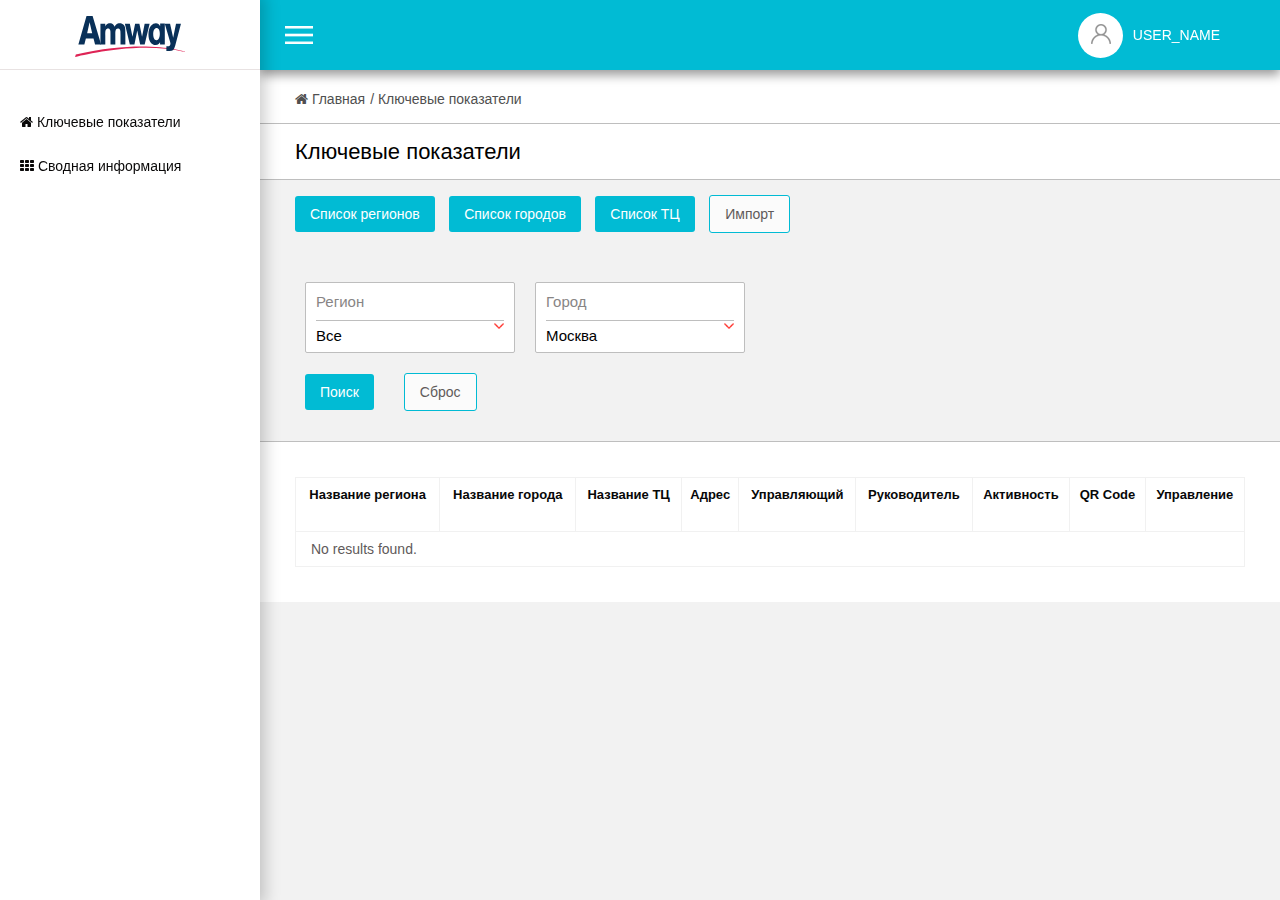
<file: locations.html>
<!DOCTYPE html>
<html lang="en">

<head>
    <meta charset="UTF-8">
    <meta name="viewport" content="width=device-width, initial-scale=1.0">
    <title>Amway</title>

    <link rel="stylesheet" href="https://cdnjs.cloudflare.com/ajax/libs/font-awesome/4.7.0/css/font-awesome.css">
    <link rel="stylesheet" href="./style/style.css?578578">
</head>

<body>
    <div class="container">
        <div class="header">
            <div class="navbar-aside">
                <button type="button" class="btn-aside-menu toggle-sidebar">
                </button>
            </div>
            <div class="navbar-user">
                <div class="user">
                    <div class="user-wrapper show-user-dropdown">
                        <div class="icon-user"></div>
                        <div class="user-name">USER_NAME</div>
                    </div>
                    <div class="dropdown-user">
                        <ul>
                            <li>
                                <a href="#" class="logout">Выход </a>
                            </li>
                        </ul>
                    </div>
                </div>
            </div>
        </div>
        <div class="sidebar">
            <div class="menu-sidebar">
                <div class="logo">
                    <a href="#">
                        <img src="./img/logo.svg" alt="">
                    </a>
                </div>
                <div class="menu">
                    <nav>
                        <ul class="sidebar-nav">
                            <li>
                                <a href="#">
                                    <i class="fa fa-home"></i>
                                    Ключевые показатели
                                </a>
                            </li>
                            <li>
                                <a href="#">
                                    <i class="fa fa-th"></i>
                                    Сводная информация
                                </a>
                            </li>
                        </ul>
                    </nav>
                </div>
            </div>
        </div>
        <div class="content">
            <div class="breadcrumps">
                <ul>
                    <li>
                        <a href="#">
                            <span><i class="fa fa-home"></i> Главная</span>
                        </a>
                    </li>
                    <li>
                        /
                        Ключевые показатели
                    </li>
                </ul>
            </div>
            <div class="header-page">
                <h1>
                    Ключевые показатели
                </h1>
            </div>
            <div class="page-content">
                <div class="btn-wrapper">
                    <a class="btn btn-default" href="/admin/region/list-region">Список регионов</a>
                    <a class="btn btn-default" href="/admin/cities/list-cities">Список городов</a>
                    <a class="btn btn-default" href="/admin/locations/list-locations">Список ТЦ</a>
                    <a class="btn btn-info" href="/admin/import/adres">Импорт</a>
                </div>
                <div class="row">
                    <div class="col-md-12">
                        <form method="get" id="filter-form">
                            <div class="filter-wrapper no-bg">
                                <div class="box">
                                    <h6>Регион </h6>
                                    <div class="form-group field-filter-item ">
                                        <select class="form-control input-sm filter-region" data-page="adres" data-attribute="region"
                                            name="AdresSearch[region]">
                                            <option value="" selected="">Все</option>
                                            <option value="1">Центр</option>
                                            <option value="2">Юг</option>
                                            <option value="3">Урал</option>
                                            <option value="4">Сибирь</option>
                                            <option value="5">Казахстан</option>
                                        </select>
                                        <div class="select-caret"></div>
                                    </div>
                                </div>
                                <div class="box">
                                    <h6>Город </h6>
                                    <div class="form-group field-filter-item ">
                                        <select class="form-control input-sm filter-city" data-page="adres" data-attribute="city"
                                            name="AdresSearch[city]">
                                            <option value="" selected="">Все</option>
                                            <option value="530">Воронеж</option>
                                            <option selected="" value="527">Москва</option>
                                            <option value="529">Нижний Новгород</option>
                                            <option value="528">Санкт-Петербург</option>
                                            <option value="531">Краснодар</option>
                                            <option value="533">Ростов-на-Дону</option>
                                            <option value="532">Самара</option>
                                            <option value="534">Казань</option>
                                            <option value="537">МЦА Екатеринбург</option>
                                            <option value="535">Пермь</option>
                                            <option value="536">Уфа</option>
                                            <option value="540">Иркутск</option>
                                            <option value="539">Красноярск</option>
                                            <option value="538">Новосибирск</option>
                                            <option value="541">Хабаровск</option>
                                            <option value="542"> Алматы</option>
                                            <option value="543">Нурсултан</option>
                                        </select>
                                        <div class="select-caret"></div>
                                    </div>
                
                
                                </div>
                                <div class="btns-wrapper">
                                    <div class="btn-box">
                                        <button type="submit" class="btn btn-block btn-success btn-flat">Поиск</button>
                                    </div>
                                    <div class="btn-box">
                                        <a href="/admin/locations/list" class="btn btn-block btn-primary btn-flat">Сброс</a>
                                    </div>
                                </div>
                            </div>
                        </form>
                    </div>
                </div>
                <div class="ajax-block-past">
                    <div class="table-box">
                        <div id="p0" data-pjax-container="" data-pjax-push-state="" data-pjax-timeout="1000">
                            <div class="grid-view">
                                <div class="table-wrapper">
                                    <div id="w0" class="grid-view">
                                        <table class="table table-striped table-bordered">
                                            <thead>
                                                <tr>
                                                    <th><a href="/admin/locations/list?AdresSearch%5Bregion%5D=&amp;AdresSearch%5Bcity%5D=527&amp;dp-1-sort=id_region"
                                                            data-sort="id_region">Название региона</a></th>
                                                    <th><a href="/admin/locations/list?AdresSearch%5Bregion%5D=&amp;AdresSearch%5Bcity%5D=527&amp;dp-1-sort=id_city"
                                                            data-sort="id_city">Название города</a></th>
                                                    <th><a href="/admin/locations/list?AdresSearch%5Bregion%5D=&amp;AdresSearch%5Bcity%5D=527&amp;dp-1-sort=name"
                                                            data-sort="name">Название ТЦ</a></th>
                                                    <th><a href="/admin/locations/list?AdresSearch%5Bregion%5D=&amp;AdresSearch%5Bcity%5D=527&amp;dp-1-sort=name_adress1"
                                                            data-sort="name_adress1">Адрес</a></th>
                                                    <th><a href="/admin/locations/list?AdresSearch%5Bregion%5D=&amp;AdresSearch%5Bcity%5D=527&amp;dp-1-sort=id_manager"
                                                            data-sort="id_manager">Управляющий</a></th>
                                                    <th><a href="/admin/locations/list?AdresSearch%5Bregion%5D=&amp;AdresSearch%5Bcity%5D=527&amp;dp-1-sort=id_regional_consultant"
                                                            data-sort="id_regional_consultant">Руководитель</a></th>
                                                    <th>Активность</th>
                                                    <th><a href="/admin/locations/list?AdresSearch%5Bregion%5D=&amp;AdresSearch%5Bcity%5D=527&amp;dp-1-sort=image_qr_code"
                                                            data-sort="image_qr_code">QR Code</a></th>
                                                    <th>Управление</th>
                                                </tr>
                                            </thead>
                                            <tbody>
                                                <tr>
                                                    <td colspan="9">
                                                        <div class="empty">No results found.</div>
                                                    </td>
                                                </tr>
                                            </tbody>
                                        </table>
                                    </div>
                                </div>
                            </div>
                        </div>
                    </div>
                </div>
            </div>
        </div>
    </div>
    <script src="./script/jquery-3.5.1.min.js"></script>
    <script src="./script/script.js"></script>
</body>

</html>
</file>
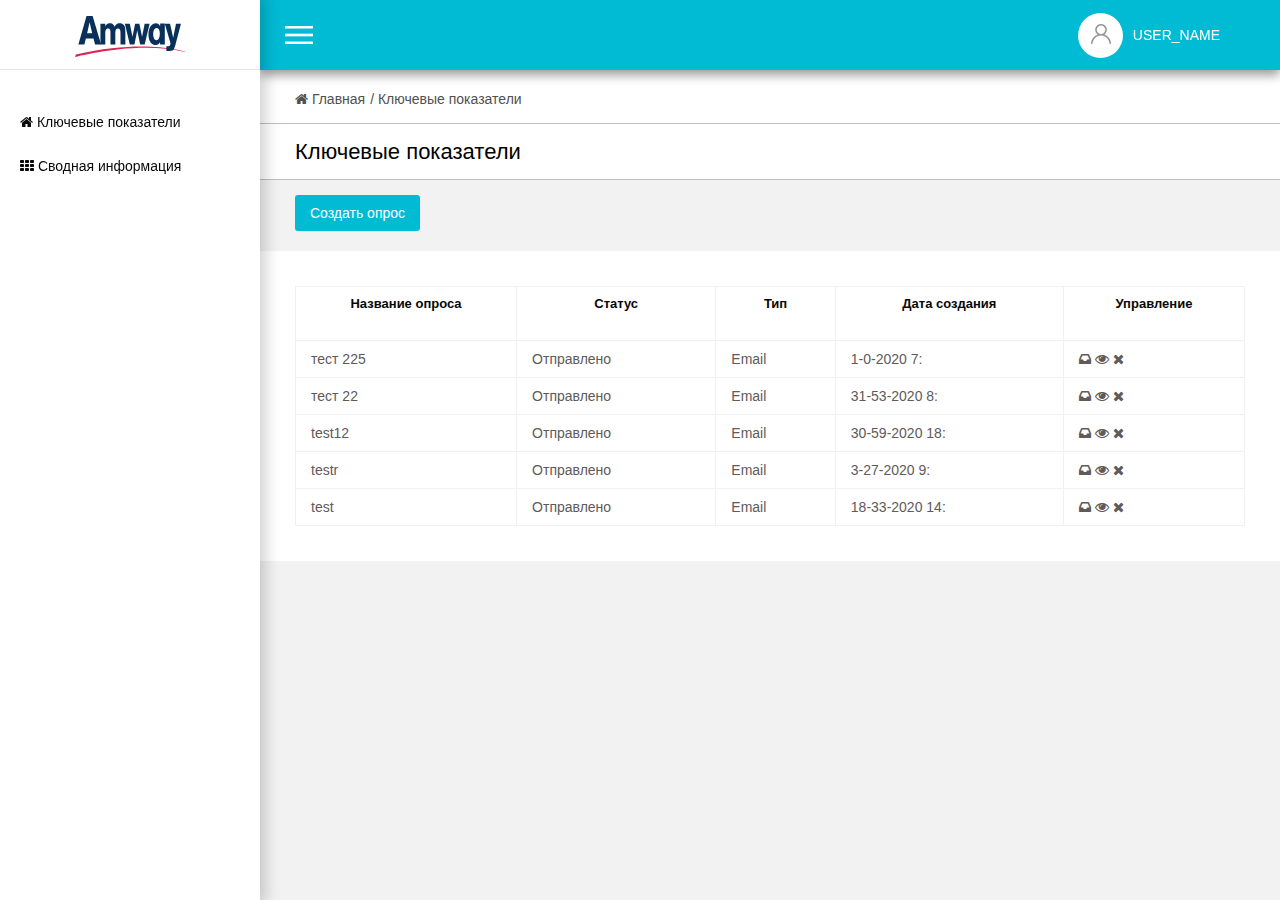
<file: quiz.html>
<!DOCTYPE html>
<html lang="en">

<head>
    <meta charset="UTF-8">
    <meta name="viewport" content="width=device-width, initial-scale=1.0">
    <title>Amway</title>

    <link rel="stylesheet" href="https://cdnjs.cloudflare.com/ajax/libs/font-awesome/4.7.0/css/font-awesome.css">
    <link rel="stylesheet" href="./style/style.css?578578">
</head>

<body>
    <div class="container">
        <div class="header">
            <div class="navbar-aside">
                <button type="button" class="btn-aside-menu toggle-sidebar">
                </button>
            </div>
            <div class="navbar-user">
                <div class="user">
                    <div class="user-wrapper show-user-dropdown">
                        <div class="icon-user"></div>
                        <div class="user-name">USER_NAME</div>
                    </div>
                    <div class="dropdown-user">
                        <ul>
                            <li>
                                <a href="#" class="logout">Выход </a>
                            </li>
                        </ul>
                    </div>
                </div>
            </div>
        </div>
        <div class="sidebar">
            <div class="menu-sidebar">
                <div class="logo">
                    <a href="#">
                        <img src="./img/logo.svg" alt="">
                    </a>
                </div>
                <div class="menu">
                    <nav>
                        <ul class="sidebar-nav">
                            <li>
                                <a href="#">
                                    <i class="fa fa-home"></i>
                                    Ключевые показатели
                                </a>
                            </li>
                            <li>
                                <a href="#">
                                    <i class="fa fa-th"></i>
                                    Сводная информация
                                </a>
                            </li>
                        </ul>
                    </nav>
                </div>
            </div>
        </div>
        <div class="content">
            <div class="breadcrumps">
                <ul>
                    <li>
                        <a href="#">
                            <span><i class="fa fa-home"></i> Главная</span>
                        </a>
                    </li>
                    <li>
                        /
                        Ключевые показатели
                    </li>
                </ul>
            </div>
            <div class="header-page">
                <h1>
                    Ключевые показатели
                </h1>
            </div>
            <div class="page-content">
                <div class="create-quiz">
                    <button type="button" class="btn btn-success btn-show-modal " data-toggle="modal" data-target="#createQuiz">Создать
                        опрос</button>
                    <div id="createQuiz" class="fade modal" role="dialog" tabindex="-1">
                        <div class="modal-dialog ">
                            <div class="modal-content">
                                <div class="modal-header">
                                    <button type="button" class="close" data-dismiss="modal"
                                        aria-hidden="true">×</button>
                                    <h2>Создание опроса</h2>
                                </div>
                                <div class="modal-body">

                                    <form id="w0" action="/admin/quiz" method="post">
                                        <input type="hidden" name="_csrf-backend"
                                            value="hlVdHUYBHfB55MTojtj4CICFuqo11_C9qSDk7DjHa770Gj9qLVdopQu0tdHllqBR9Lz06ESBwfvFU4rUdPFbyQ==">
                                        <div class="row">
                                            <div class="col-md-12">
                                                <div class="form-group field-quiz-name">
                                                    <label class="control-label" for="quiz-name">Название опроса</label>
                                                    <input type="text" id="quiz-name" class="form-control"
                                                        name="Quiz[name]">

                                                    <div class="help-block"></div>
                                                </div>
                                            </div>
                                            <div class="col-md-12">
                                                <div class="col-md-4">
                                                    <button type="submit" class="btn btn-success">Сохранить</button>
                                                </div>
                                            </div>
                                        </div>
                                    </form>
                                </div>

                            </div>
                        </div>
                    </div>
                </div>
                <div class="table-box">
                    <div id="p0" data-pjax-container="" data-pjax-push-state="" data-pjax-timeout="1000">
                        <div class="grid-view">
                            <div class="table-wrapper">
                                <div id="w1" class="grid-view">
                                    <table class="table table-striped table-bordered">
                                        <thead>
                                            <tr>
                                                <th><a href="/admin/quiz/index?sort=name" data-sort="name">Название
                                                        опроса</a></th>
                                                <th><a href="/admin/quiz/index?sort=id_quiz_status"
                                                        data-sort="id_quiz_status">Статус</a></th>
                                                <th><a href="/admin/quiz/index?sort=id_quiz_type"
                                                        data-sort="id_quiz_type">Тип</a></th>
                                                <th><a href="/admin/quiz/index?sort=date_created"
                                                        data-sort="date_created">Дата создания</a></th>
                                                <th>Управление</th>
                                            </tr>
                                        </thead>
                                        <tbody>
                                            <tr data-key="9">
                                                <td>тест 225</td>
                                                <td>Отправлено</td>
                                                <td>Email</td>
                                                <td>1-0-2020 7:</td>
                                                <td>
                                                    <a href="/admin/import?id=9" class="fa fa-inbox"></a>
                                                    <a href="/admin/quiz/view?id=9" class="fa fa-eye"></a>
                                                    <a href="/admin/quiz/delete?id=9" class="fa fa-remove"
                                                        onclick="return confirm('Вы действительно хотите удалить запись?')"
                                                        ;=""></a>
                                                </td>
                                            </tr>
                                            <tr data-key="5">
                                                <td>тест 22</td>
                                                <td>Отправлено</td>
                                                <td>Email</td>
                                                <td>31-53-2020 8:</td>
                                                <td>
                                                    <a href="/admin/import?id=5" class="fa fa-inbox"></a>
                                                    <a href="/admin/quiz/view?id=5" class="fa fa-eye"></a>
                                                    <a href="/admin/quiz/delete?id=5" class="fa fa-remove"
                                                        onclick="return confirm('Вы действительно хотите удалить запись?')"
                                                        ;=""></a>
                                                </td>
                                            </tr>
                                            <tr data-key="3">
                                                <td>test12</td>
                                                <td>Отправлено</td>
                                                <td>Email</td>
                                                <td>30-59-2020 18:</td>
                                                <td>
                                                    <a href="/admin/import?id=3" class="fa fa-inbox"></a>
                                                    <a href="/admin/quiz/view?id=3" class="fa fa-eye"></a>
                                                    <a href="/admin/quiz/delete?id=3" class="fa fa-remove"
                                                        onclick="return confirm('Вы действительно хотите удалить запись?')"
                                                        ;=""></a>
                                                </td>
                                            </tr>
                                            <tr data-key="2">
                                                <td>testr</td>
                                                <td>Отправлено</td>
                                                <td>Email</td>
                                                <td>3-27-2020 9:</td>
                                                <td>
                                                    <a href="/admin/import?id=2" class="fa fa-inbox"></a>
                                                    <a href="/admin/quiz/view?id=2" class="fa fa-eye"></a>
                                                    <a href="/admin/quiz/delete?id=2" class="fa fa-remove"
                                                        onclick="return confirm('Вы действительно хотите удалить запись?')"
                                                        ;=""></a>
                                                </td>
                                            </tr>
                                            <tr data-key="1">
                                                <td>test</td>
                                                <td>Отправлено</td>
                                                <td>Email</td>
                                                <td>18-33-2020 14:</td>
                                                <td>
                                                    <a href="/admin/import?id=1" class="fa fa-inbox"></a>
                                                    <a href="/admin/quiz/view?id=1" class="fa fa-eye"></a>
                                                    <a href="/admin/quiz/delete?id=1" class="fa fa-remove"
                                                        onclick="return confirm('Вы действительно хотите удалить запись?')"
                                                        ;=""></a>
                                                </td>
                                            </tr>
                                        </tbody>
                                    </table>
                                </div>
                            </div>
                        </div>
                    </div>
                </div>
            </div>
        </div>
    </div>
    <script src="./script/jquery-3.5.1.min.js"></script>
    <script src="./script/script.js"></script>
    <script>
        var idmodal = $('.btn-show-modal').attr('data-target').split('#')[1];

        // Get the modal
        var modal = document.getElementById(idmodal);
        // Get the <span> element that closes the modal
        var span = $('.create-quiz').find('.close');

        // When the user clicks on the button, open the modal
        $('.btn-show-modal').click(function(e){
            modal.style.display = "block";
        });

        // When the user clicks on <span> (x), close the modal
        span.click( function(e) {
            modal.style.display = "none";
        });

        // When the user clicks anywhere outside of the modal, close it
        window.onclick = function(event) {
            if (event.target == modal) {
                modal.style.display = "none";
            }
        }
    </script>
</body>

</html>
</file>
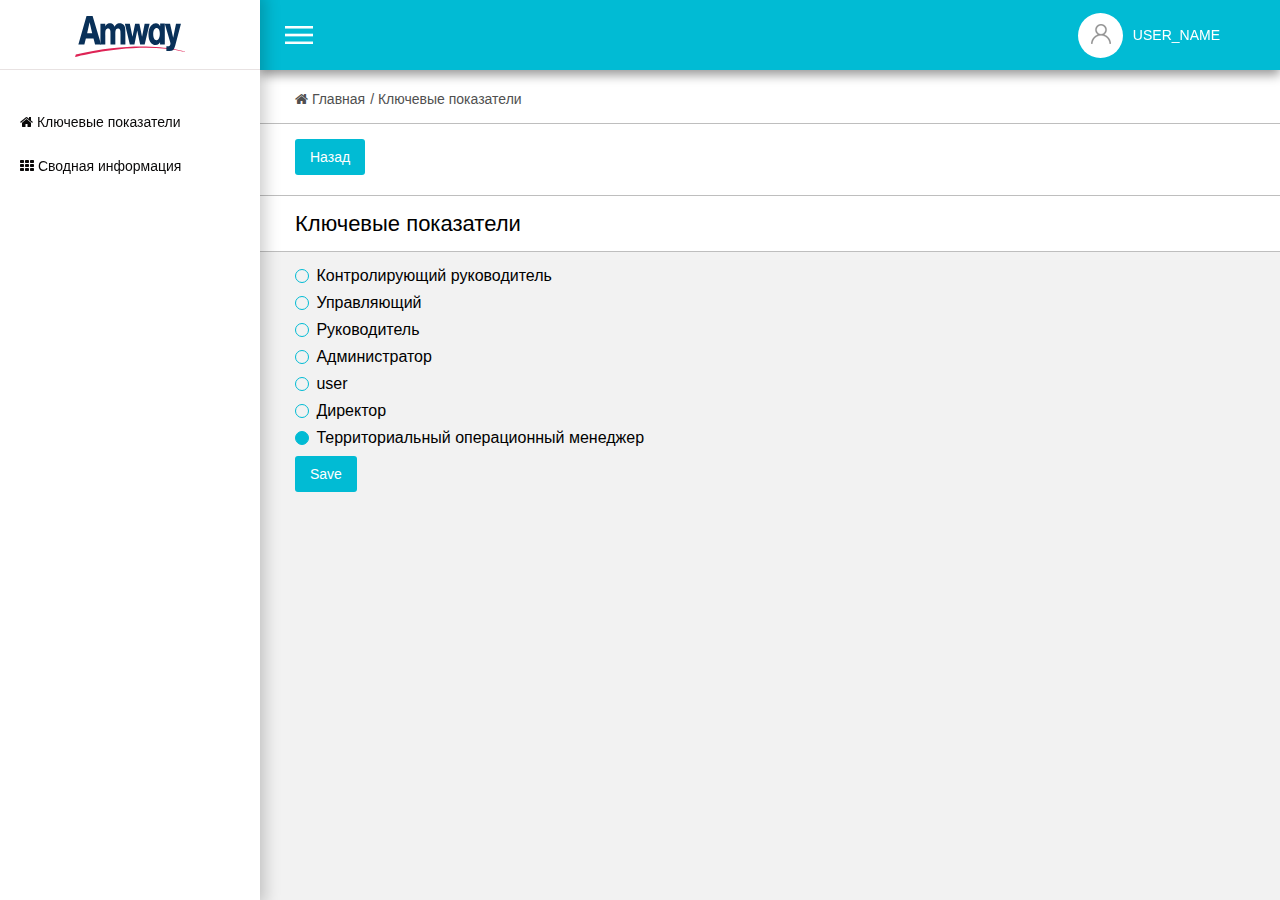
<file: user-update.html>
<!DOCTYPE html>
<html lang="en">

<head>
    <meta charset="UTF-8">
    <meta name="viewport" content="width=device-width, initial-scale=1.0">
    <title>Amway</title>

    <link rel="stylesheet" href="https://cdnjs.cloudflare.com/ajax/libs/font-awesome/4.7.0/css/font-awesome.css">
    <link rel="stylesheet" href="./style/style.css?578578">
</head>

<body>
    <div class="container">
        <div class="header">
            <div class="navbar-aside">
                <button type="button" class="btn-aside-menu toggle-sidebar">
                </button>
            </div>
            <div class="navbar-user">
                <div class="user">
                    <div class="user-wrapper show-user-dropdown">
                        <div class="icon-user"></div>
                        <div class="user-name">USER_NAME</div>
                    </div>
                    <div class="dropdown-user">
                        <ul>
                            <li>
                                <a href="#" class="logout">Выход </a>
                            </li>
                        </ul>
                    </div>
                </div>
            </div>
        </div>
        <div class="sidebar">
            <div class="menu-sidebar">
                <div class="logo">
                    <a href="#">
                        <img src="./img/logo.svg" alt="">
                    </a>
                </div>
                <div class="menu">
                    <nav>
                        <ul class="sidebar-nav">
                            <li>
                                <a href="#">
                                    <i class="fa fa-home"></i>
                                    Ключевые показатели
                                </a>
                            </li>
                            <li>
                                <a href="#">
                                    <i class="fa fa-th"></i>
                                    Сводная информация
                                </a>
                            </li>
                        </ul>
                    </nav>
                </div>
            </div>
        </div>
        <div class="content">
            <div class="breadcrumps">
                <ul>
                    <li>
                        <a href="#">
                            <span><i class="fa fa-home"></i> Главная</span>
                        </a>
                    </li>
                    <li>
                        /
                        Ключевые показатели
                    </li>
                </ul>
            </div>
            <div class="back-btn-wrapper">
                <div class="btn-wrapper ">
                    <a class="fa fa-add btn btn-default" href="#">Назад </a>
                </div>
            </div>
            <div class="header-page">
                <h1>
                    Ключевые показатели
                </h1>
            </div>
            <div class="page-content">

                <div class="user-update">
                    <form id="w0" action="/admin/permit/user/update?id=53" method="post">
                        <input type="hidden" name="_csrf-backend"
                            value="iu8fcbdfPpKRmODLzIQzf7mevYDF4oC7w0P7-gPvSufctl0IxBVb2ODs0PKuyEZN9vLZ0vCqyYy6O4upUowpnw==">
                        <div>
                            <div class="form-group check-group">
                                <div><label><input type="checkbox" name="roles[]" value="leader"> Контролирующий
                                        руководитель</label>
                                    <label><input type="checkbox" name="roles[]" value="manager"> Управляющий</label>
                                    <label><input type="checkbox" name="roles[]" value="regional_consultant">
                                        Руководитель</label>
                                    <label><input type="checkbox" name="roles[]" value="root"> Администратор</label>
                                    <label><input type="checkbox" name="roles[]" value="user"> user</label>
                                    <label><input type="checkbox" name="roles[]" value="headmaster"> Директор</label>
                                    <label><input type="checkbox" name="roles[]" value="tom" checked=""> Территориальный
                                        операционный менеджер</label>
                                </div>
                            </div>
                        </div>
                        <div class="form-group">
                            <button type="submit" class="btn btn-success">Save</button>
                        </div>

                    </form>
                </div>
            </div>
        </div>
    </div>
    <script src="./script/jquery-3.5.1.min.js"></script>
    <script src="./script/script.js"></script>
</body>

</html>
</file>
<file: style/style.css>
* {
  -webkit-box-sizing: border-box;
          box-sizing: border-box;
}

html, body, div, span, applet, object, iframe, h1, h2, h3, h4, h5, h6, p, blockquote, pre, a, abbr, acronym, address, big, cite, code, del, dfn, em, img, ins, kbd, q, s, samp, small, strike, strong, sub, sup, tt, var, b, u, i, center, dl, dt, dd, ol, ul, li, fieldset, form, label, legend, table, caption, tbody, tfoot, thead, tr, th, td, article, aside, canvas, details, embed, figure, figcaption, footer, header, hgroup, menu, nav, output, ruby, section, summary, time, mark, audio, video {
  margin: 0;
  padding: 0;
  border: 0;
  font-size: 100%;
  line-height: 1;
  vertical-align: baseline;
}

/* HTML5 display-role reset for older browsers */
article, aside, details, figcaption, figure, footer, header, hgroup, menu, nav, section {
  display: block;
}

body {
  line-height: 1;
}

ol, ul {
  list-style: none;
}

blockquote, q {
  quotes: none;
}

blockquote:before, blockquote:after {
  content: '';
  content: none;
}

q:before, q:after {
  content: '';
  content: none;
}

table {
  border-collapse: collapse;
  border-spacing: 0;
}
body {
  font-family: Arial;
}

.status-answer {
  text-decoration: none;
}

.container {
  width: 100%;
  min-height: calc(100vh - 70px);
  font-family: Arial;
  padding: 0px;
}

.container .header {
  margin-left: 260px;
  background-color: #01BBD4;
  height: 70px;
  width: calc(100% - 260px);
  display: -webkit-box;
  display: -ms-flexbox;
  display: flex;
  -ms-flex-item-align: center;
      align-self: center;
  -webkit-box-pack: justify;
      -ms-flex-pack: justify;
          justify-content: space-between;
  position: relative;
  -webkit-transition: all 0.3s;
  transition: all 0.3s;
  -webkit-box-shadow: 0px 5px 10px rgba(0, 0, 0, 0.4);
          box-shadow: 0px 5px 10px rgba(0, 0, 0, 0.4);
  position: fixed;
  top: 0px;
  left: 0px;
  right: 0px;
  z-index: 100;
}

.container .header.full-width {
  margin: 0px;
  width: 100%;
}

.container .header .navbar-aside {
  padding-left: 25px;
  padding-top: 24px;
}

.container .header .navbar-aside .btn-aside-menu {
  width: 28px;
  height: 22px;
  background-image: url(../img/icon-menu.png);
  background-repeat: no-repeat;
  background-position: center;
  background-size: contain;
  background-color: transparent;
  border: none;
  cursor: pointer;
}

.container .header .navbar-aside .btn-aside-menu:focus {
  outline: none;
}

.container .header .navbar-user {
  padding-right: 50px;
  display: -webkit-box;
  display: -ms-flexbox;
  display: flex;
  -webkit-box-align: start;
      -ms-flex-align: start;
          align-items: flex-start;
  -webkit-box-pack: center;
      -ms-flex-pack: center;
          justify-content: center;
}

.container .header .navbar-user .mail {
  padding-right: 35px;
  padding-left: 35px;
  padding-top: 35px;
}

.container .header .navbar-user .mail a {
  outline: none;
  cursor: pointer;
}

.container .header .navbar-user .mail .icon-mail {
  width: 20px;
  height: 15px;
  background-image: url(./../img/icon-mail.png);
  background-repeat: no-repeat;
  background-position: center;
  background-size: 100%;
  position: relative;
}

.container .header .navbar-user .mail .icon-mail.new-mail::after {
  content: '';
  position: absolute;
  top: -3px;
  right: -3px;
  width: 6px;
  height: 6px;
  background-color: #ff001b;
  border-radius: 50%;
  -webkit-box-shadow: 0px 0px 0px 6px rgba(255, 255, 255, 0.5);
          box-shadow: 0px 0px 0px 6px rgba(255, 255, 255, 0.5);
}

.container .header .navbar-user .user {
  -ms-flex-item-align: center;
      -ms-grid-row-align: center;
      align-self: center;
}

.container .header .navbar-user .user .user-wrapper {
  display: -webkit-box;
  display: -ms-flexbox;
  display: flex;
  -webkit-box-align: center;
      -ms-flex-align: center;
          align-items: center;
  -webkit-box-pack: start;
      -ms-flex-pack: start;
          justify-content: flex-start;
}

.container .header .navbar-user .user .user-wrapper .icon-user {
  width: 45px;
  height: 45px;
  background-image: url(../img/icon-user.png);
  background-repeat: no-repeat;
  background-size: 100%;
  background-color: #ffffff;
  border-radius: 50%;
}

.container .header .navbar-user .user .user-wrapper .user-name {
  color: #ffffff;
  padding-left: 10px;
  padding-right: 10px;
  font-size: 14px;
  font-weight: 400;
}

.container .header .navbar-user .user .show-user-dropdown {
  cursor: pointer;
}

.container .header .navbar-user .user .dropdown-user {
  position: absolute;
  top: 75px;
  right: 60px;
  background-color: #ffffff;
  -webkit-box-shadow: 0px 0px 6px 1px rgba(0, 0, 0, 0.5);
          box-shadow: 0px 0px 6px 1px rgba(0, 0, 0, 0.5);
  width: 200px;
  display: none;
}

.container .header .navbar-user .user .dropdown-user ul {
  list-style: none;
  padding: 0px;
  margin: 0px;
  width: 100%;
}

.container .header .navbar-user .user .dropdown-user ul li {
  font-size: 14px;
  color: #505050;
}

.container .header .navbar-user .user .dropdown-user ul li a {
  outline: none;
  display: inline-block;
  text-decoration: none;
  color: #505050;
  width: 100%;
  font-size: 14px;
  padding: 15px 25px;
}

.container .header .navbar-user .user .dropdown-user ul li a.logout {
  padding-left: 40px;
  position: relative;
}

.container .header .navbar-user .user .dropdown-user ul li a.logout::before {
  content: "";
  left: 15px;
  top: 12px;
  width: 17px;
  height: 17px;
  background-image: url(../img/icon-logout.png);
  background-repeat: no-repeat;
  background-size: 100%;
  background-position: center;
  display: block;
  position: absolute;
}

.container .sidebar {
  position: fixed;
  top: 0px;
  bottom: 0px;
  left: 0px;
  width: 260px;
  -webkit-box-shadow: 0px 0px 15px 5px rgba(0, 0, 0, 0.2);
          box-shadow: 0px 0px 15px 5px rgba(0, 0, 0, 0.2);
  -webkit-transition: left 0.3s ease;
  transition: left 0.3s ease;
  z-index: 999;
  background-color: #ffffff;
}

.container .sidebar.hide {
  left: -280px;
}

.container .sidebar .logo {
  padding: 16px 75px;
  text-align: center;
  height: 70px;
  border-bottom: 1px solid #E8E2E2;
}

.container .sidebar .logo img {
  max-width: 100%;
  width: 100%;
}

.container .sidebar .menu {
  width: 100%;
  padding-top: 30px;
}

.container .sidebar .menu .sidebar-nav {
  padding: 0px;
  margin: 0px;
  width: 100%;
}

.container .sidebar .menu .sidebar-nav li {
  width: 100%;
  padding: 0px;
  margin: 0px;
  -webkit-transition: background 0.3s ease;
  transition: background 0.3s ease;
}

.container .sidebar .menu .sidebar-nav li a {
  display: inline-block;
  padding-top: 15px;
  padding-bottom: 15px;
  padding-left: 20px;
  padding-right: 30px;
  color: #0a0909;
  font-size: 14px;
  line-height: 1;
  text-decoration: none;
  outline: none;
  position: relative;
  width: 100%;
}

.container .sidebar .menu .sidebar-nav li a:hover {
  background-color: #ececec;
}

.container .sidebar .menu .sidebar-nav li a.active {
  background-color: #ececec;
}

.container .sidebar .menu .sidebar-nav li a.active > a {
  background-color: #ececec;
  border-bottom: 1px solid #cccaca;
}

.container .sidebar .menu .sidebar-nav li a.active > a.has-arrow::after {
  -webkit-transform: rotate(90deg);
          transform: rotate(90deg);
}

.container .content {
  width: calc(100% - 260px);
  margin-left: 260px;
  -webkit-transition: all 0.3s;
  transition: all 0.3s;
  background-color: #F2F2F2;
  margin-top: 70px;
  min-height: calc(100vh - 70px);
}

.container .content.full-width {
  margin: 0px;
  width: 100%;
  margin-top: 70px;
}

.container .content .header-page {
  padding-top: 15px;
  padding-bottom: 15px;
  padding-left: 35px;
  background-color: #ffffff;
  border-top: 1px solid #BEBEBE;
  border-bottom: 1px solid #BEBEBE;
}

.container .content .header-page h1 {
  font-family: Arial;
  font-size: 22px;
  line-height: 25px;
  font-style: normal;
  font-weight: normal;
  color: #000000;
}

.container .content .back-btn-wrapper {
  padding-top: 15px;
  padding-bottom: 15px;
  padding-left: 35px;
  background-color: #ffffff;
  border-top: 1px solid #BEBEBE;
}

.container .content .back-btn-wrapper .btn.btn-default {
  padding: 10px 15px;
  display: inline-block;
  margin-right: 10px;
  background: #01BBD4;
  border-radius: 3px;
  color: #ffffff;
  font-family: Arial;
  font-style: normal;
  font-weight: normal;
  font-size: 14px;
  line-height: 16px;
  text-decoration: none;
  outline: none;
  border: none;
  margin-bottom: 5px;
}

.container .content .breadcrumps {
  padding-top: 22px;
  padding-bottom: 17px;
  padding-left: 35px;
  background: #fff;
}

.container .content .breadcrumps ul {
  display: -webkit-box;
  display: -ms-flexbox;
  display: flex;
  margin: 0px;
  padding: 0px;
  list-style: none;
}

.container .content .breadcrumps ul li {
  display: block;
  padding-right: 5px;
  margin: 0px;
  color: #505050;
  font-size: 14px;
}

.container .content .breadcrumps ul li a {
  color: #505050;
  font-size: 14px;
  text-decoration: none;
  outline: none;
}

.container .content .breadcrumps ul li span.home {
  padding-left: 30px;
  position: relative;
}

.container .content .breadcrumps ul li span.home::before {
  content: "";
  position: absolute;
  left: 0px;
  width: 14px;
  height: 12px;
  background-image: url(../img/home.png);
  background-size: 100%;
  background-position: center;
  background-repeat: no-repeat;
}

.page-content {
  width: 100%;
  background: #F2F2F2;
  max-width: 100%;
}

.page-content .filter-wrapper {
  display: -webkit-box;
  display: -ms-flexbox;
  display: flex;
  -webkit-box-align: center;
      -ms-flex-align: center;
          align-items: center;
  -webkit-box-pack: start;
      -ms-flex-pack: start;
          justify-content: flex-start;
  -ms-flex-wrap: wrap;
      flex-wrap: wrap;
  padding-top: 20px;
  padding-bottom: 20px;
  padding-left: 35px;
  padding-right: 35px;
  background: #E9E9E9;
  border-bottom: 1px solid #BEBEBE;
}

.page-content .filter-wrapper.loading .box .field-filter-item {
  position: relative;
}

.page-content .filter-wrapper.loading .box .field-filter-item select,
.page-content .filter-wrapper.loading .box .field-filter-item .drp-container {
  opacity: 0;
}

.page-content .filter-wrapper.loading .box .field-filter-item::before {
  content: "";
  background: url(./../img/loader.gif);
  background-position: left;
  background-size: contain;
  background-repeat: no-repeat;
  position: absolute;
  top: 7px;
  left: 5px;
  bottom: 2px;
  width: 20px;
}

.page-content .filter-wrapper .box {
  width: calc(20% - 20px);
  min-width: 210px;
  background: #ffffff;
  border: 1px solid #BEBEBE;
  border-radius: 2px;
  margin: 10px;
  position: relative;
}

.page-content .filter-wrapper .box h6 {
  font-family: Arial;
  font-style: normal;
  font-weight: normal;
  padding: 10px 0;
  margin: 0 10px;
  font-size: 15px;
  line-height: 17px;
  color: #888585;
  margin-bottom: 2px !important;
  border-bottom: 1px solid #BEBEBE;
}

.page-content .filter-wrapper .box input, .page-content .filter-wrapper .box select {
  border-color: rgba(0, 0, 0, 0);
  padding: 0px !important;
  height: 24px !important;
  max-width: 90% !important;
  width: 90%;
  margin: 0 10px 5px 10px;
  font-family: Arial;
  font-style: normal;
  font-weight: normal;
  font-size: 15px;
  line-height: 17px;
  color: #000000;
  outline: none;
  -webkit-box-shadow: none;
          box-shadow: none;
}

.page-content .filter-wrapper .box .drp-container-selectdata {
  width: 100%;
}

.page-content .filter-wrapper .box .drp-container-selectdata input:focus ~ .select-caret {
  -webkit-transform: rotate(180deg);
          transform: rotate(180deg);
}

.page-content .filter-wrapper .box .drp-container-selectdata .select-caret {
  position: absolute;
  bottom: 24px;
  right: 10px;
  width: 10px;
  height: 10px;
  background: url(./../img/arrow-select.png);
  background-repeat: no-repeat;
  background-position: center;
  background-size: 100%;
  -webkit-transition: -webkit-transform 0.3s ease;
  transition: -webkit-transform 0.3s ease;
  transition: transform 0.3s ease;
  transition: transform 0.3s ease, -webkit-transform 0.3s ease;
  z-index: 100;
  pointer-events: none;
}

.page-content .filter-wrapper .box select {
  border: none !important;
  background: transparent;
  -webkit-appearance: none !important;
     -moz-appearance: none !important;
          appearance: none !important;
  width: 100%;
  max-width: calc(100% - 10px) !important;
}

.page-content .filter-wrapper .box select::-ms-expand {
  display: none;
}

.page-content .filter-wrapper .box select:focus ~ .select-caret {
  -webkit-transform: rotate(180deg);
          transform: rotate(180deg);
}

.page-content .filter-wrapper .box select ~ .select-caret {
  position: absolute;
  bottom: 21px;
  right: 10px;
  width: 10px;
  height: 10px;
  background: url(./../img/arrow-select.png);
  background-repeat: no-repeat;
  background-position: center;
  background-size: 100%;
  -webkit-transition: -webkit-transform 0.3s ease;
  transition: -webkit-transform 0.3s ease;
  transition: transform 0.3s ease;
  transition: transform 0.3s ease, -webkit-transform 0.3s ease;
  pointer-events: none;
}

svg {
  max-width: 100%;
}

svg .pieSegmentGroup .percent-text {
  opacity: 1;
}

svg .pieSegmentGroup:hover .shadowPie {
  -webkit-filter: url(#boxshadow);
          filter: url(#boxshadow);
}

svg .pieSegmentGroup:hover .percent-text {
  opacity: 1;
}

.pieTip {
  position: absolute;
  float: left;
  min-width: 30px;
  max-width: 300px;
  padding: 15px 10px;
  background: #F1F1F0;
  mix-blend-mode: normal;
  -webkit-box-shadow: 0px 4px 4px rgba(0, 0, 0, 0.15);
          box-shadow: 0px 4px 4px rgba(0, 0, 0, 0.15);
  border-radius: 4px;
  -webkit-transform: all .3s;
          transform: all .3s;
  pointer-events: none;
  font-family: Arial;
  font-style: normal;
  font-weight: bold;
  font-size: 14px;
  line-height: 16px;
  color: #777676;
}

.box-container {
  padding-left: 35px;
  padding-right: 35px;
  padding-top: 40px;
  padding-bottom: 10px;
  background-color: #F2F2F2;
}

.box-container .box-shadow {
  -webkit-box-shadow: 0px 4px 15px rgba(0, 0, 0, 0.1);
          box-shadow: 0px 4px 15px rgba(0, 0, 0, 0.1);
}

.box-container .box-wrapper {
  width: 100%;
  border-radius: 2px;
  background-color: #ffffff;
  padding: 15px;
}

.box-container .box-wrapper h3 {
  font-family: Arial;
  font-style: normal;
  font-weight: bold;
  font-size: 15px;
  line-height: 17px;
  color: #000000;
  max-width: 665px;
  margin-bottom: 15px;
}

.box-container .chart-wrapper {
  margin-bottom: 35px;
  padding-top: 30px;
}

.box-container .chart-wrapper.nodashborder .chart-row {
  padding-bottom: 0px;
  margin-bottom: 0px;
}

.box-container .chart-wrapper.nodashborder .chart-row .left-row::after {
  display: none;
}

.box-container .chart-wrapper.nodashborder .chart-row .box-chart {
  padding-bottom: 0px;
}

.box-container .chart-wrapper.nodashborder .chart-row .box-legend {
  padding-bottom: 0px;
}

.box-container .chart-wrapper h2 {
  font-family: Arial;
  font-style: normal;
  font-weight: bold;
  font-size: 18px;
  line-height: 21px;
  color: #000000;
  padding-bottom: 10px;
  text-align: center;
}

.box-container .chart-wrapper h3 {
  font-family: Arial;
  font-style: normal;
  font-weight: bold;
  font-size: 15px;
  line-height: 17px;
  color: #000000;
  text-align: center;
  padding-bottom: 20px;
  max-width: 100%;
}

.box-container .chart-wrapper .text-left {
  text-align: left;
}

.box-container .chart-wrapper .text-carol {
  color: #F89090;
}

.box-container .chart-wrapper .text-violet {
  color: #A798E3;
}

.box-container .chart-wrapper .chart-row {
  display: -webkit-box;
  display: -ms-flexbox;
  display: flex;
  -webkit-box-align: stretch;
      -ms-flex-align: stretch;
          align-items: stretch;
  -webkit-box-pack: end;
      -ms-flex-pack: end;
          justify-content: flex-end;
}

.box-container .chart-wrapper .chart-row .left-row {
  width: 50%;
  display: -webkit-box;
  display: -ms-flexbox;
  display: flex;
  -webkit-box-orient: vertical;
  -webkit-box-direction: normal;
      -ms-flex-direction: column;
          flex-direction: column;
  -webkit-box-align: end;
      -ms-flex-align: end;
          align-items: flex-end;
  -webkit-box-pack: start;
      -ms-flex-pack: start;
          justify-content: flex-start;
  position: relative;
}

.box-container .chart-wrapper .chart-row .left-row::after {
  content: '';
  position: absolute;
  top: 0px;
  bottom: 80px;
  right: 0px;
  width: 2px;
  background-image: url(./../img/dashed-line.png);
  background-position: top;
  background-size: 100%;
  background-repeat: repeat-y;
}

.box-container .chart-wrapper .chart-row .right-row {
  position: relative;
  width: 50%;
}

.box-container .chart-wrapper .chart-row .box-chart {
  padding-bottom: 40px;
  width: 100%;
  display: -webkit-box;
  display: -ms-flexbox;
  display: flex;
  -webkit-box-pack: center;
      -ms-flex-pack: center;
          justify-content: center;
}

.box-container .chart-wrapper .chart-row .box-chart .pie-cart {
  max-width: 100% !important;
}

.box-container .chart-wrapper .chart-row .box-info {
  width: 400px;
  padding: 18px 15px 5px;
  -webkit-box-shadow: 0px 4px 15px rgba(0, 0, 0, 0.1);
          box-shadow: 0px 4px 15px rgba(0, 0, 0, 0.1);
  border-radius: 5px;
  position: relative;
  margin-bottom: 25px;
}

.box-container .chart-wrapper .chart-row .box-info.box-info-1 {
  border: 2px solid #C6B7E8;
}

.box-container .chart-wrapper .chart-row .box-info.box-info-2 {
  border: 2px solid #85D2F0;
}

.box-container .chart-wrapper .chart-row .box-info.box-info-3 {
  border: 2px solid #EE8E7B;
}

.box-container .chart-wrapper .chart-row .box-info.box-info-4 {
  border: 2px solid #FEC03D;
}

.box-container .chart-wrapper .chart-row .box-info.box-info-5 {
  border: 2px solid #FFE700;
}

.box-container .chart-wrapper .chart-row .box-info.box-info-6 {
  border: 2px solid #8ED995;
}

.box-container .chart-wrapper .chart-row .box-info.box-info-7 {
  border: 2px solid #7AA0D7;
}

.box-container .chart-wrapper .chart-row .box-info.mt-right {
  margin-right: 96px;
}

.box-container .chart-wrapper .chart-row .box-info.mt-right::after {
  content: "";
  position: absolute;
  height: 2px;
  width: 96px;
  right: -96px;
  top: 50%;
  background-image: url(./../img/dashed-line-horiz.png);
  background-position: center;
  z-index: 1;
}

.box-container .chart-wrapper .chart-row .box-info.mt-left {
  margin-left: 96px;
}

.box-container .chart-wrapper .chart-row .box-info.mt-left::after {
  content: "";
  position: absolute;
  height: 2px;
  width: 96px;
  left: -96px;
  top: 50%;
  background-image: url(./../img/dashed-line-horiz.png);
  background-position: center;
  z-index: 1;
}

.box-container .chart-wrapper .chart-row .box-info.mt-left .square {
  left: -104px;
}

.box-container .chart-wrapper .chart-row .box-info .square {
  position: absolute;
  top: calc(50% - 7px);
  right: -104px;
  width: 15px;
  height: 15px;
  z-index: 20;
}

.box-container .chart-wrapper .chart-row .box-info .square.square-1 {
  background-color: #C6B7E8;
}

.box-container .chart-wrapper .chart-row .box-info .square.square-2 {
  background-color: #85D2F0;
}

.box-container .chart-wrapper .chart-row .box-info .square.square-3 {
  background-color: #EE8E7B;
}

.box-container .chart-wrapper .chart-row .box-info .square.square-4 {
  background-color: #FEC03D;
}

.box-container .chart-wrapper .chart-row .box-info .square.square-5 {
  background-color: #FFE700;
}

.box-container .chart-wrapper .chart-row .box-info .square.square-6 {
  background-color: #8ED995;
}

.box-container .chart-wrapper .chart-row .box-info .square.square-7 {
  background-color: #7AA0D7;
}

.box-container .chart-wrapper .chart-row .box-info .info-header {
  font-family: Arial;
  font-style: normal;
  font-weight: bold;
  font-size: 18px;
  line-height: 22px;
  color: #000000;
  padding-bottom: 10px;
}

.box-container .chart-wrapper .chart-row .box-info .info-row {
  padding-bottom: 5px;
}

.box-container .chart-wrapper .chart-row .box-info .info-table .name {
  width: 100%;
  font-family: Arial;
  font-style: normal;
  font-weight: normal;
  font-size: 14px;
  line-height: 16px;
  color: #605A5A;
  max-width: 300px;
}

.box-container .chart-wrapper .chart-row .box-info .info-table .percent {
  font-family: Arial;
  font-style: normal;
  font-weight: bold;
  font-size: 12px;
  line-height: 14px;
  color: #4F4141;
  text-align: right;
  padding-bottom: 5px;
  padding-right: 15px;
}

.box-container .chart-wrapper .chart-row .box-info .info-table .line {
  width: 100%;
  background: #F7F7F7;
  border-radius: 5px;
  height: 10px;
  position: relative;
}

.box-container .chart-wrapper .chart-row .box-info .info-table .line .line-active {
  position: absolute;
  top: 0px;
  left: 0px;
  bottom: 0px;
  height: 100%;
  border-radius: 5px;
}

.box-container .chart-wrapper .chart-row .box-info .info-table .line .line-active.line-active-7-1 {
  background-color: #7EA7E0;
}

.box-container .chart-wrapper .chart-row .box-info .info-table .line .line-active.line-active-7-2 {
  background-color: #C3DCFF;
}

.box-container .chart-wrapper .chart-row .box-info .info-table .line .line-active.line-active-7-3 {
  background-color: #C3C9FF;
}

.box-container .chart-wrapper .chart-row .box-info .info-table .line .line-active.line-active-7-4 {
  background-color: #F7C3FF;
}

.box-container .chart-wrapper .chart-row .box-info .info-table .line .line-active.line-active-1-1 {
  background-color: #C6B7E8;
}

.box-container .chart-wrapper .chart-row .box-info .info-table .line .line-active.line-active-1-2 {
  background-color: #D8CAF9;
}

.box-container .chart-wrapper .chart-row .box-info .info-table .line .line-active.line-active-6-1 {
  background-color: #8ED995;
}

.box-container .chart-wrapper .chart-row .box-info .info-table .line .line-active.line-active-6-2 {
  background-color: #5EEFA6;
}

.box-container .chart-wrapper .chart-row .box-info .info-table .line .line-active.line-active-6-3 {
  background-color: #5FE9C1;
}

.box-container .chart-wrapper .chart-row .box-info .info-table .line .line-active.line-active-6-4 {
  background-color: #A4FDCC;
}

.box-container .chart-wrapper .chart-row .box-info .info-table .line .line-active.line-active-6-5 {
  background-color: #CCF4CA;
}

.box-container .chart-wrapper .chart-row .box-info .info-table .line .line-active.line-active-3-1 {
  background-color: #EE8E7B;
}

.box-container .chart-wrapper .chart-row .box-info .info-table .line .line-active.line-active-3-2 {
  background-color: #F0ADA0;
}

.box-container .chart-wrapper .chart-row .box-info .info-table .line .line-active.line-active-3-3 {
  background-color: #FFD9D1;
}

.box-container .chart-wrapper .chart-row .box-info .info-table .line .line-active.line-active-5-1 {
  background-color: #FFE700;
}

.box-container .chart-wrapper .chart-row .box-info .info-table .line .line-active.line-active-5-2 {
  background-color: #FFF593;
}

.box-container .chart-wrapper .chart-row .box-info .info-table .line .line-active.line-active-5-3 {
  background-color: #E4DC89;
}

.box-container .chart-wrapper .chart-row .box-info .info-chart {
  margin-top: 20px;
  padding-top: 5px;
  border-top: 1px solid #F7F7F7;
  display: -webkit-box;
  display: -ms-flexbox;
  display: flex;
  -webkit-box-align: center;
      -ms-flex-align: center;
          align-items: center;
  -webkit-box-pack: start;
      -ms-flex-pack: start;
          justify-content: flex-start;
}

.box-container .chart-wrapper .chart-row .box-info .info-chart .box-chart {
  width: 50%;
  padding: 0px;
  -webkit-box-pack: start;
      -ms-flex-pack: start;
          justify-content: flex-start;
}

.box-container .chart-wrapper .chart-row .box-info .info-chart .legend-chart .legend-row {
  display: -webkit-box;
  display: -ms-flexbox;
  display: flex;
  -webkit-box-align: center;
      -ms-flex-align: center;
          align-items: center;
  -webkit-box-pack: start;
      -ms-flex-pack: start;
          justify-content: flex-start;
  padding-bottom: 10px;
}

.box-container .chart-wrapper .chart-row .box-info .info-chart .legend-chart .legend-row .legend-square {
  font-family: Arial;
  font-style: normal;
  font-weight: bold;
  font-size: 8px;
  line-height: 9px;
  color: #FFFFFF;
  padding: 5px;
}

.box-container .chart-wrapper .chart-row .box-info .info-chart .legend-chart .legend-row .legend-square.legend-square-1 {
  background-color: #FFD9D1;
}

.box-container .chart-wrapper .chart-row .box-info .info-chart .legend-chart .legend-row .legend-square.legend-square-2 {
  background-color: #FFC2B6;
}

.box-container .chart-wrapper .chart-row .box-info .info-chart .legend-chart .legend-row .legend-square.legend-square-3 {
  background-color: #FFF6F3;
}

.box-container .chart-wrapper .chart-row .box-info .info-chart .legend-chart .legend-row .name {
  padding-left: 15px;
  font-family: Arial;
  font-style: normal;
  font-weight: normal;
  font-size: 12px;
  line-height: 14px;
  color: #605A5A;
}

.box-container .chart-wrapper .chart-row .box-legend {
  width: 100%;
  padding-left: 25px;
  padding-bottom: 40px;
}

.box-container .chart-wrapper .chart-row .box-legend .legend-table {
  width: 100%;
  max-width: 450px;
}

.box-container .chart-wrapper .chart-row .box-legend .legend-table .legend-row {
  display: -webkit-box;
  display: -ms-flexbox;
  display: flex;
  -ms-flex-wrap: nowrap;
      flex-wrap: nowrap;
  -webkit-box-align: stretch;
      -ms-flex-align: stretch;
          align-items: stretch;
  -webkit-box-pack: justify;
      -ms-flex-pack: justify;
          justify-content: space-between;
}

.box-container .chart-wrapper .chart-row .box-legend .legend-table .legend-row .square-col {
  width: 30px;
  padding-right: 15px;
}

.box-container .chart-wrapper .chart-row .box-legend .legend-table .legend-row .square-col .square {
  width: 15px;
  height: 15px;
  display: inline-block;
}

.box-container .chart-wrapper .chart-row .box-legend .legend-table .legend-row .square-col .square.square-1 {
  background: #C6B7E8;
}

.box-container .chart-wrapper .chart-row .box-legend .legend-table .legend-row .square-col .square.square-2 {
  background: #85D2F0;
}

.box-container .chart-wrapper .chart-row .box-legend .legend-table .legend-row .square-col .square.square-3 {
  background: #EE8E7B;
}

.box-container .chart-wrapper .chart-row .box-legend .legend-table .legend-row .square-col .square.square-4 {
  background: #FEC03D;
}

.box-container .chart-wrapper .chart-row .box-legend .legend-table .legend-row .square-col .square.square-5 {
  background: #FFE700;
}

.box-container .chart-wrapper .chart-row .box-legend .legend-table .legend-row .square-col .square.square-6 {
  background: #8ED995;
}

.box-container .chart-wrapper .chart-row .box-legend .legend-table .legend-row .square-col .square.square-7 {
  background: #7AA0D7;
}

.box-container .chart-wrapper .chart-row .box-legend .legend-table .legend-row .name-col {
  width: calc(100% - 169px);
  padding-right: 15px;
  font-family: Arial;
  font-style: normal;
  font-weight: normal;
  font-size: 16px;
  line-height: 18px;
  color: #605A5A;
}

.box-container .chart-wrapper .chart-row .box-legend .legend-table .legend-row .percent-col {
  font-family: Arial;
  font-style: normal;
  font-weight: bold;
  font-size: 16px;
  line-height: 18px;
  color: #4F4141;
  background: #FDF9F9;
  padding: 10px;
  width: 72px;
  text-align: center;
  border-right: 10px solid #ffffff;
}

.box-container .chart-wrapper .chart-row .box-legend .legend-table .legend-row .count-col {
  font-family: Arial;
  font-style: normal;
  font-weight: bold;
  font-size: 16px;
  line-height: 18px;
  color: #4F4141;
  background: #EAFFF0;
  padding: 10px;
  width: 72px;
  text-align: center;
}

.box-container .chart-wrapper .chart-row .box-legend .legend-table .legend-row:last-child .percent-col,
.box-container .chart-wrapper .chart-row .box-legend .legend-table .legend-row:last-child .count-col {
  padding-bottom: 20px;
}

.box-container .chart-wrapper .chart-row .box-legend .legend-table .legend-row:first-child .percent-col,
.box-container .chart-wrapper .chart-row .box-legend .legend-table .legend-row:first-child .count-col {
  padding-top: 20px;
}

.box-container .nps-wrapper {
  margin-bottom: 35px;
}

.box-container .nps-wrapper .header-nps {
  font-family: Arial;
  font-style: normal;
  font-weight: bold;
  font-size: 15px;
  line-height: 17px;
  color: #000000;
  text-align: center;
}

.box-container .nps-wrapper .stars-wrapper {
  display: -webkit-box;
  display: -ms-flexbox;
  display: flex;
  -webkit-box-align: center;
      -ms-flex-align: center;
          align-items: center;
  -webkit-box-pack: start;
      -ms-flex-pack: start;
          justify-content: flex-start;
  padding-left: 10px;
  padding-right: 10px;
}

.box-container .nps-wrapper .stars-wrapper .first-star {
  background-image: url(./../img/first-star.png);
  background-position: center;
  background-size: contain;
  background-repeat: no-repeat;
  padding: 35px;
  font-family: Arial;
  font-style: normal;
  font-weight: bold;
  font-size: 20px;
  line-height: 20px;
  color: #FFFFFF;
  width: 92px;
  height: 87px;
}

.box-container .nps-wrapper .stars-wrapper .stars {
  position: relative;
  margin-left: 55px;
}

.box-container .nps-wrapper .stars-wrapper .stars .grey-stars {
  display: -webkit-box;
  display: -ms-flexbox;
  display: flex;
  -webkit-box-align: center;
      -ms-flex-align: center;
          align-items: center;
  -webkit-box-pack: start;
      -ms-flex-pack: start;
          justify-content: flex-start;
}

.box-container .nps-wrapper .stars-wrapper .stars .grey-stars .star {
  margin-left: 8px;
  margin-right: 8px;
  width: 55px;
  min-width: 55px;
  height: 55px;
  background-image: url(./../img/grey-star.svg);
  background-position: center;
  background-size: contain;
  background-repeat: no-repeat;
}

.box-container .nps-wrapper .stars-wrapper .stars .active-stars {
  display: -webkit-box;
  display: -ms-flexbox;
  display: flex;
  -webkit-box-align: center;
      -ms-flex-align: center;
          align-items: center;
  -webkit-box-pack: start;
      -ms-flex-pack: start;
          justify-content: flex-start;
  position: absolute;
  top: 0px;
  left: 0px;
  overflow: hidden;
}

.box-container .nps-wrapper .stars-wrapper .stars .active-stars .star {
  margin-left: 8px;
  margin-right: 8px;
  width: 55px;
  min-width: 55px;
  height: 55px;
  background-image: url(./../img/active-star.svg);
  background-position: center;
  background-size: contain;
  background-repeat: no-repeat;
}

.box-container .nps-wrapper .ratings-table {
  width: 100%;
  min-width: 600px;
  overflow: auto;
  padding-left: 10px;
  padding-right: 10px;
  padding-top: 15px;
  padding-bottom: 15px;
}

.box-container .nps-wrapper .ratings-table .ratings-body {
  border: 1px solid #F9F9F9;
}

.box-container .nps-wrapper .ratings-table .ratings-body .ratings-row {
  border-bottom: 1px solid #F9F9F9;
}

.box-container .nps-wrapper .ratings-table .ratings-body .ratings-row:last-child {
  border-bottom: none;
}

.box-container .nps-wrapper .ratings-table .ratings-body .col {
  border-right: 1px solid #F9F9F9;
  min-height: 35px;
}

.box-container .nps-wrapper .ratings-table .ratings-body .col:last-child {
  border-right: none;
}

.box-container .nps-wrapper .ratings-table .ratings-header {
  border-bottom: 1px solid #F9F9F9;
}

.box-container .nps-wrapper .ratings-table .ratings-header .col {
  padding-top: 12px;
  padding-right: 10px;
  text-align: right;
  font-family: Arial;
  font-style: normal;
  font-weight: normal;
  font-size: 12px;
  line-height: 20px;
  color: #605A5A;
  padding-right: 10px;
}

.box-container .nps-wrapper .ratings-table .ratings-header .col:nth-child(2) {
  text-align: left;
}

.box-container .nps-wrapper .ratings-table .ratings-header .col:nth-child(3) {
  text-align: left;
}

.box-container .nps-wrapper .ratings-table .ratings-header .col:nth-child(4) {
  text-align: left;
}

.box-container .nps-wrapper .ratings-table .ratings-header .col:nth-child(5) {
  font-family: Arial;
  font-style: normal;
  font-weight: bold;
  font-size: 15px;
  line-height: 17px;
  color: #BA1417;
}

.box-container .nps-wrapper .ratings-table .ratings-header .col:nth-child(6) {
  font-family: Arial;
  font-style: normal;
  font-weight: bold;
  font-size: 15px;
  line-height: 17px;
  color: #CD0800;
}

.box-container .nps-wrapper .ratings-table .ratings-header .col:nth-child(7) {
  font-family: Arial;
  font-style: normal;
  font-weight: bold;
  font-size: 15px;
  line-height: 17px;
  color: #F40200;
}

.box-container .nps-wrapper .ratings-table .ratings-header .col:nth-child(8) {
  font-family: Arial;
  font-style: normal;
  font-weight: bold;
  font-size: 15px;
  line-height: 17px;
  color: #FD5413;
}

.box-container .nps-wrapper .ratings-table .ratings-header .col:nth-child(9) {
  font-family: Arial;
  font-style: normal;
  font-weight: bold;
  font-size: 15px;
  line-height: 17px;
  color: #FF7500;
}

.box-container .nps-wrapper .ratings-table .ratings-header .col:nth-child(10) {
  font-family: Arial;
  font-style: normal;
  font-weight: bold;
  font-size: 15px;
  line-height: 17px;
  color: #FFA400;
}

.box-container .nps-wrapper .ratings-table .ratings-header .col:nth-child(11) {
  font-family: Arial;
  font-style: normal;
  font-weight: bold;
  font-size: 15px;
  line-height: 17px;
  color: #D7E317;
}

.box-container .nps-wrapper .ratings-table .ratings-header .col:nth-child(12) {
  font-family: Arial;
  font-style: normal;
  font-weight: bold;
  font-size: 15px;
  line-height: 17px;
  color: #00E355;
}

.box-container .nps-wrapper .ratings-table .ratings-header .col:nth-child(13) {
  font-family: Arial;
  font-style: normal;
  font-weight: bold;
  font-size: 15px;
  line-height: 17px;
  color: #00D086;
}

.box-container .nps-wrapper .ratings-table .ratings-header .col:nth-child(14) {
  font-family: Arial;
  font-style: normal;
  font-weight: bold;
  font-size: 15px;
  line-height: 17px;
  color: #00AB23;
}

.box-container .nps-wrapper .ratings-table .ratings-header .star1 {
  display: inline-block;
  width: 12px;
  height: 12px;
  margin-left: 2px;
  background-image: url(./../img/star-a-1.svg);
  background-position: center;
  background-size: contain;
  background-repeat: no-repeat;
}

.box-container .nps-wrapper .ratings-table .ratings-header .star2 {
  display: inline-block;
  width: 12px;
  height: 12px;
  margin-left: 2px;
  background-image: url(./../img/star-a-2.svg);
  background-position: center;
  background-size: contain;
  background-repeat: no-repeat;
}

.box-container .nps-wrapper .ratings-table .ratings-header .star3 {
  display: inline-block;
  width: 12px;
  height: 12px;
  margin-left: 2px;
  background-image: url(./../img/star-a-3.svg);
  background-position: center;
  background-size: contain;
  background-repeat: no-repeat;
}

.box-container .nps-wrapper .ratings-table .ratings-header .star4 {
  display: inline-block;
  width: 12px;
  height: 12px;
  margin-left: 2px;
  background-image: url(./../img/star-a-4.svg);
  background-position: center;
  background-size: contain;
  background-repeat: no-repeat;
}

.box-container .nps-wrapper .ratings-table .ratings-header .star5 {
  display: inline-block;
  width: 12px;
  height: 12px;
  margin-left: 2px;
  background-image: url(./../img/star-a-5.svg);
  background-position: center;
  background-size: contain;
  background-repeat: no-repeat;
}

.box-container .nps-wrapper .ratings-table .ratings-header .star6 {
  display: inline-block;
  width: 12px;
  height: 12px;
  margin-left: 2px;
  background-image: url(./../img/star-a-6.svg);
  background-position: center;
  background-size: contain;
  background-repeat: no-repeat;
}

.box-container .nps-wrapper .ratings-table .ratings-header .star7 {
  display: inline-block;
  width: 12px;
  height: 12px;
  margin-left: 2px;
  background-image: url(./../img/star-a-7.svg);
  background-position: center;
  background-size: contain;
  background-repeat: no-repeat;
}

.box-container .nps-wrapper .ratings-table .ratings-header .star8 {
  display: inline-block;
  width: 12px;
  height: 12px;
  margin-left: 2px;
  background-image: url(./../img/star-a-8.svg);
  background-position: center;
  background-size: contain;
  background-repeat: no-repeat;
}

.box-container .nps-wrapper .ratings-table .ratings-header .star9 {
  display: inline-block;
  width: 12px;
  height: 12px;
  margin-left: 2px;
  background-image: url(./../img/star-a-9.svg);
  background-position: center;
  background-size: contain;
  background-repeat: no-repeat;
}

.box-container .nps-wrapper .ratings-table .ratings-header .star10 {
  display: inline-block;
  width: 12px;
  height: 12px;
  margin-left: 2px;
  background-image: url(./../img/star-a-10.svg);
  background-position: center;
  background-size: contain;
  background-repeat: no-repeat;
}

.box-container .nps-wrapper .ratings-table .ratings-row {
  display: -webkit-box;
  display: -ms-flexbox;
  display: flex;
  -webkit-box-align: stretch;
      -ms-flex-align: stretch;
          align-items: stretch;
  -webkit-box-pack: justify;
      -ms-flex-pack: justify;
          justify-content: space-between;
  width: 100%;
}

.box-container .nps-wrapper .ratings-table .ratings-row .name {
  font-family: Arial;
  font-style: normal;
  font-weight: normal;
  font-size: 12px;
  line-height: 20px;
  color: #605A5A;
  padding-left: 15px;
  padding-top: 10px;
  padding-bottom: 10px;
  padding-right: 10px;
}

.box-container .nps-wrapper .ratings-table .ratings-row .col-scale {
  display: -webkit-box;
  display: -ms-flexbox;
  display: flex;
  -webkit-box-align: start;
      -ms-flex-align: start;
          align-items: flex-start;
  -webkit-box-orient: vertical;
  -webkit-box-direction: normal;
      -ms-flex-direction: column;
          flex-direction: column;
  height: 100%;
}

.box-container .nps-wrapper .ratings-table .ratings-row .col-scale .text {
  font-family: Arial;
  font-style: normal;
  font-weight: normal;
  font-size: 10px;
  line-height: 11px;
  padding: 5px;
}

.box-container .nps-wrapper .ratings-table .ratings-row .col-scale.col-scale-1 .text {
  color: #BA1417;
}

.box-container .nps-wrapper .ratings-table .ratings-row .col-scale.col-scale-1 .scale .scale-active {
  background-color: #BA1417;
}

.box-container .nps-wrapper .ratings-table .ratings-row .col-scale.col-scale-1 .scale .scale-active::after {
  background-color: #BA1417;
}

.box-container .nps-wrapper .ratings-table .ratings-row .col-scale.col-scale-2 .text {
  color: #CD0800;
}

.box-container .nps-wrapper .ratings-table .ratings-row .col-scale.col-scale-2 .scale .scale-active {
  background-color: #CD0800;
}

.box-container .nps-wrapper .ratings-table .ratings-row .col-scale.col-scale-2 .scale .scale-active::after {
  background-color: #CD0800;
}

.box-container .nps-wrapper .ratings-table .ratings-row .col-scale.col-scale-3 .text {
  color: #F40200;
}

.box-container .nps-wrapper .ratings-table .ratings-row .col-scale.col-scale-3 .scale .scale-active {
  background-color: #F40200;
}

.box-container .nps-wrapper .ratings-table .ratings-row .col-scale.col-scale-3 .scale .scale-active::after {
  background-color: #F40200;
}

.box-container .nps-wrapper .ratings-table .ratings-row .col-scale.col-scale-4 .text {
  color: #FD5413;
}

.box-container .nps-wrapper .ratings-table .ratings-row .col-scale.col-scale-4 .scale .scale-active {
  background-color: #FD5413;
}

.box-container .nps-wrapper .ratings-table .ratings-row .col-scale.col-scale-4 .scale .scale-active::after {
  background-color: #FD5413;
}

.box-container .nps-wrapper .ratings-table .ratings-row .col-scale.col-scale-5 .text {
  color: #FF7500;
}

.box-container .nps-wrapper .ratings-table .ratings-row .col-scale.col-scale-5 .scale .scale-active {
  background-color: #FF7500;
}

.box-container .nps-wrapper .ratings-table .ratings-row .col-scale.col-scale-5 .scale .scale-active::after {
  background-color: #FF7500;
}

.box-container .nps-wrapper .ratings-table .ratings-row .col-scale.col-scale-6 .text {
  color: #FFA400;
}

.box-container .nps-wrapper .ratings-table .ratings-row .col-scale.col-scale-6 .scale .scale-active {
  background-color: #FFA400;
}

.box-container .nps-wrapper .ratings-table .ratings-row .col-scale.col-scale-6 .scale .scale-active::after {
  background-color: #FFA400;
}

.box-container .nps-wrapper .ratings-table .ratings-row .col-scale.col-scale-7 .text {
  color: #D7E317;
}

.box-container .nps-wrapper .ratings-table .ratings-row .col-scale.col-scale-7 .scale .scale-active {
  background-color: #D7E317;
}

.box-container .nps-wrapper .ratings-table .ratings-row .col-scale.col-scale-7 .scale .scale-active::after {
  background-color: #D7E317;
}

.box-container .nps-wrapper .ratings-table .ratings-row .col-scale.col-scale-8 .text {
  color: #00E355;
}

.box-container .nps-wrapper .ratings-table .ratings-row .col-scale.col-scale-8 .scale .scale-active {
  background-color: #00E355;
}

.box-container .nps-wrapper .ratings-table .ratings-row .col-scale.col-scale-8 .scale .scale-active::after {
  background-color: #00E355;
}

.box-container .nps-wrapper .ratings-table .ratings-row .col-scale.col-scale-9 .text {
  color: #00D086;
}

.box-container .nps-wrapper .ratings-table .ratings-row .col-scale.col-scale-9 .scale .scale-active {
  background-color: #00D086;
}

.box-container .nps-wrapper .ratings-table .ratings-row .col-scale.col-scale-9 .scale .scale-active::after {
  background-color: #00D086;
}

.box-container .nps-wrapper .ratings-table .ratings-row .col-scale.col-scale-10 .text {
  color: #00AB23;
}

.box-container .nps-wrapper .ratings-table .ratings-row .col-scale.col-scale-10 .scale .scale-active {
  background-color: #00AB23;
}

.box-container .nps-wrapper .ratings-table .ratings-row .col-scale.col-scale-10 .scale .scale-active::after {
  background-color: #00AB23;
}

.box-container .nps-wrapper .ratings-table .ratings-row .scale {
  width: 90%;
  position: relative;
}

.box-container .nps-wrapper .ratings-table .ratings-row .scale .scale-grey {
  background: #EEEEEE;
  border-radius: 0px 5px 5px 0px;
  width: 100%;
  height: 6px;
}

.box-container .nps-wrapper .ratings-table .ratings-row .scale .scale-active {
  background: #EEEEEE;
  width: 100%;
  height: 6px;
  position: absolute;
  top: 0px;
  left: 0px;
}

.box-container .nps-wrapper .ratings-table .ratings-row .scale .scale-active::after {
  content: "";
  width: 10px;
  height: 10px;
  background: #E48383;
  position: absolute;
  display: block;
  right: -8px;
  top: -2px;
  border-radius: 50%;
}

.box-container .nps-wrapper .ratings-table .ratings-row .scale .scale-active::before {
  content: "";
  width: 6px;
  height: 6px;
  background: #FFFFFF;
  -webkit-box-shadow: -1px 2px 2px rgba(0, 0, 0, 0.2);
          box-shadow: -1px 2px 2px rgba(0, 0, 0, 0.2);
  position: absolute;
  display: block;
  right: -6px;
  top: 0px;
  border-radius: 50%;
  z-index: 10;
}

.box-container .nps-wrapper .ratings-table .ratings-row .scale .scale-active.scale-active-1 {
  background: #E48383;
}

.box-container .nps-wrapper .ratings-table .ratings-row .col {
  width: 5.5%;
  min-width: 5.5%;
}

.box-container .nps-wrapper .ratings-table .ratings-row .col:nth-child(1) {
  width: 15%;
  min-width: 15%;
}

.box-container .nps-wrapper .ratings-table .ratings-row .col:nth-child(2) {
  width: 10%;
  min-width: 10%;
  font-family: Arial;
  font-style: normal;
  font-weight: normal;
  font-size: 12px;
  line-height: 20px;
  color: #605A5A;
}

.box-container .nps-wrapper .ratings-table .ratings-row .col:nth-child(3) {
  width: 10%;
  min-width: 10%;
  font-family: Arial;
  font-style: normal;
  font-weight: normal;
  font-size: 12px;
  line-height: 20px;
  color: #605A5A;
}

.box-container .nps-wrapper .ratings-table .ratings-row .col:nth-child(4) {
  width: 10%;
  min-width: 10%;
  font-family: Arial;
  font-style: normal;
  font-weight: normal;
  font-size: 12px;
  line-height: 20px;
  color: #605A5A;
}

.box-container .charts-blocks-row {
  display: -webkit-box;
  display: -ms-flexbox;
  display: flex;
  -webkit-box-align: stretch;
      -ms-flex-align: stretch;
          align-items: stretch;
  -webkit-box-pack: justify;
      -ms-flex-pack: justify;
          justify-content: space-between;
}

.box-container .charts-blocks-row .chart-wrapper {
  padding: 15px;
  width: calc(33% - 15px);
}

.box-container .charts-blocks-row .chart-wrapper .chart-header {
  font-family: Arial;
  font-style: normal;
  font-weight: bold;
  font-size: 15px;
  line-height: 17px;
  color: #000000;
}

.box-container .charts-blocks-row .chart-wrapper .gender-row {
  display: -webkit-box;
  display: -ms-flexbox;
  display: flex;
  -webkit-box-align: center;
      -ms-flex-align: center;
          align-items: center;
  -webkit-box-pack: center;
      -ms-flex-pack: center;
          justify-content: center;
  height: 100%;
}

.box-container .charts-blocks-row .chart-wrapper .gender-row .gender-col {
  padding: 10px;
}

.box-container .charts-blocks-row .chart-wrapper .gender-row .gender-col:first-child .icon {
  width: 70px;
  height: 70px;
  background-image: url(./../img/female.png);
  background-position: center;
  background-size: contain;
  background-repeat: no-repeat;
}

.box-container .charts-blocks-row .chart-wrapper .gender-row .gender-col:first-child .text {
  padding-top: 5px;
  text-align: center;
  font-family: Arial;
  font-style: normal;
  font-weight: bold;
  font-size: 20px;
  line-height: 23px;
  color: #FFC6CD;
}

.box-container .charts-blocks-row .chart-wrapper .gender-row .gender-col:last-child .icon {
  width: 70px;
  height: 70px;
  background-image: url(./../img/male.png);
  background-position: center;
  background-size: contain;
  background-repeat: no-repeat;
}

.box-container .charts-blocks-row .chart-wrapper .gender-row .gender-col:last-child .text {
  padding-top: 5px;
  text-align: center;
  font-family: Arial;
  font-style: normal;
  font-weight: bold;
  font-size: 20px;
  line-height: 23px;
  color: #9092FF;
}

.box-container .charts-blocks-row .chart-wrapper .charts-row {
  padding-top: 5px;
  display: -webkit-box;
  display: -ms-flexbox;
  display: flex;
  -webkit-box-align: center;
      -ms-flex-align: center;
          align-items: center;
  -webkit-box-pack: start;
      -ms-flex-pack: start;
          justify-content: flex-start;
}

.box-container .charts-blocks-row .chart-wrapper .charts-row .chart-col {
  width: 50%;
}

.box-container .charts-blocks-row .chart-wrapper .charts-row .legend-col {
  width: 50%;
}

.box-container .charts-blocks-row .chart-wrapper .charts-row .legend-col .legend-chart .legend-row {
  display: -webkit-box;
  display: -ms-flexbox;
  display: flex;
  -webkit-box-align: center;
      -ms-flex-align: center;
          align-items: center;
  -webkit-box-pack: start;
      -ms-flex-pack: start;
          justify-content: flex-start;
  padding-bottom: 10px;
}

.box-container .charts-blocks-row .chart-wrapper .charts-row .legend-col .legend-chart .legend-row .legend-square {
  font-family: Arial;
  font-style: normal;
  font-weight: bold;
  font-size: 8px;
  line-height: 9px;
  color: #FFFFFF;
  padding: 5px;
}

.box-container .charts-blocks-row .chart-wrapper .charts-row .legend-col .legend-chart .legend-row .legend-square.legend-square-1 {
  background-color: #B4DDFE;
}

.box-container .charts-blocks-row .chart-wrapper .charts-row .legend-col .legend-chart .legend-row .legend-square.legend-square-2 {
  background-color: #7BADFE;
}

.box-container .charts-blocks-row .chart-wrapper .charts-row .legend-col .legend-chart .legend-row .legend-square.legend-square-3 {
  background-color: #62CD86;
}

.box-container .charts-blocks-row .chart-wrapper .charts-row .legend-col .legend-chart .legend-row .legend-square.legend-square-4 {
  background-color: #BEEAC9;
}

.box-container .charts-blocks-row .chart-wrapper .charts-row .legend-col .legend-chart .legend-row .name {
  padding-left: 15px;
  font-family: Arial;
  font-style: normal;
  font-weight: normal;
  font-size: 12px;
  line-height: 14px;
  color: #605A5A;
}

body::-webkit-scrollbar-thumb {
  border-radius: 10px;
  -webkit-box-shadow: inset 0 0 6px rgba(0, 0, 0, 0.3);
          box-shadow: inset 0 0 6px rgba(0, 0, 0, 0.3);
  background-color: #01BBD4;
}

.navbar .site-logo {
  text-align: center;
  padding: 10px;
}

.wrapper .navbar {
  background-color: #01BBD4 !important;
}

.top-row {
  display: -webkit-box;
  display: -ms-flexbox;
  display: flex;
  -webkit-box-align: stretch;
      -ms-flex-align: stretch;
          align-items: stretch;
  -webkit-box-pack: start;
      -ms-flex-pack: start;
          justify-content: flex-start;
  padding-bottom: 35px;
}

.top-row .char-wrapper {
  padding-top: 10px;
  padding-left: 10px;
  padding-right: 30px;
  padding-bottom: 5px;
  width: calc( 50% - 15px);
  background: #ffffff;
  margin-right: 15px;
  border-radius: 5px;
}

.top-row .char-wrapper .title-chart {
  font-size: 14px;
  font-weight: 500;
  color: #0a0909;
  padding: 5px 10px;
  padding-bottom: 20px;
}

.top-row .tables-wrap {
  width: calc( 50% - 15px);
  margin-left: 15px;
  display: -webkit-box;
  display: -ms-flexbox;
  display: flex;
  -webkit-box-align: center;
      -ms-flex-align: center;
          align-items: center;
  -webkit-box-pack: justify;
      -ms-flex-pack: justify;
          justify-content: space-between;
  -webkit-box-orient: vertical;
  -webkit-box-direction: normal;
      -ms-flex-direction: column;
          flex-direction: column;
}

.top-row .tables-wrap .table-top {
  width: 99%;
  border-radius: 5px;
  margin-top: 10px;
}

.top-row .tables-wrap .table-top:first-child {
  margin-top: 0px;
}

.top-row .tables-wrap .table-top table {
  width: 100%;
  border-collapse: separate;
  border-spacing: 0;
}

.top-row .tables-wrap .table-top table thead tr th {
  padding: 15px 10px;
}

.top-row .tables-wrap .table-top table thead tr th h5 {
  font-weight: 600;
  font-size: 14px;
  text-align: left;
}

.top-row .tables-wrap .table-top table tbody
tr td {
  padding: 10px 15px;
}

.top-row .tables-wrap .table-top.table-top-best {
  border: 1px solid #5dc696;
  border-top: none;
}

.top-row .tables-wrap .table-top.table-top-best table thead th {
  border-top: 1px solid #5dc696;
  border-left: 1px solid #5dc696;
  border-right: 1px solid #5dc696;
  background-color: #5dc696;
  border-top-right-radius: 5px;
  border-top-left-radius: 5px;
}

.top-row .tables-wrap .table-top.table-top-best table tr {
  background-color: #dff2e7;
}

.top-row .tables-wrap .table-top.table-top-best table tr td {
  border-bottom: 1px solid #ffffff;
  border-right: 2px solid #ffffff;
}

.top-row .tables-wrap .table-top.table-top-best table tr td:last-child {
  border-right: 0px;
  text-align: center;
}

.top-row .tables-wrap .table-top.table-top-best table tr:last-child td {
  border-bottom: none;
  border-bottom-right-radius: 5px;
  border-bottom-left-radius: 5px;
}

.top-row .tables-wrap .table-top.table-top-worst {
  border: 1px solid #e36d5f;
  border-top: none;
}

.top-row .tables-wrap .table-top.table-top-worst table thead th {
  border-top: 1px solid #e36d5f;
  border-left: 1px solid #e36d5f;
  border-right: 1px solid #e36d5f;
  background-color: #e36d5f;
  border-top-right-radius: 5px;
  border-top-left-radius: 5px;
}

.top-row .tables-wrap .table-top.table-top-worst table tr {
  background-color: #f4cdce;
}

.top-row .tables-wrap .table-top.table-top-worst table tr td {
  border-bottom: 1px solid #ffffff;
  border-right: 2px solid #ffffff;
}

.top-row .tables-wrap .table-top.table-top-worst table tr td:last-child {
  border-right: 0px;
  text-align: center;
}

.top-row .tables-wrap .table-top.table-top-worst table tr:last-child td {
  border-bottom: none;
  border-bottom-right-radius: 5px;
  border-bottom-left-radius: 5px;
}

.chart-row {
  display: -webkit-box;
  display: -ms-flexbox;
  display: flex;
  -webkit-box-align: stretch;
      -ms-flex-align: stretch;
          align-items: stretch;
  -webkit-box-pack: start;
      -ms-flex-pack: start;
          justify-content: flex-start;
  background-color: #ffffff;
  border-radius: 5px;
  padding: 15px;
  margin-bottom: 35px;
}

.chart-row .char-wrapper {
  width: calc(50% - 15px);
  margin-right: 15px;
  border-right: 1px solid #bebfbe;
}

.chart-row .char-wrapper .title-chart {
  font-size: 14px;
  font-weight: 500;
  color: #0a0909;
  padding: 0px 10px;
  padding-bottom: 20px;
}

.chart-row .char-wrapper .chart-box.legend-right {
  display: -webkit-box;
  display: -ms-flexbox;
  display: flex;
  -webkit-box-align: center;
      -ms-flex-align: center;
          align-items: center;
  -ms-flex-pack: distribute;
      justify-content: space-around;
  -ms-flex-wrap: wrap;
      flex-wrap: wrap;
}

.chart-row .table-wrapper {
  width: 50%;
  padding-left: 20px;
  overflow: initial;
}

.chart-row .table-wrapper table {
  width: 100%;
}

.chart-row .table-wrapper table thead tr th {
  font-size: 14px;
  padding: 10px;
  color: #0a0909;
  font-weight: bold;
  text-align: left;
}

.chart-row .table-wrapper table thead tr th:first-child {
  border-bottom: 1px solid #bebfbe;
  border-right: 20px solid #ffffff;
}

.chart-row .table-wrapper table thead tr th:nth-child(2) {
  border-right: 15px solid #ffffff;
  background-color: #c5ead5;
  text-align: center;
  padding-left: 5px;
  padding-right: 5px;
  font-weight: bold;
}

.chart-row .table-wrapper table thead tr th:nth-child(3) {
  background-color: #f4cdce;
  text-align: center;
  padding-left: 5px;
  padding-right: 5px;
  font-weight: bold;
}

.chart-row .table-wrapper table tbody tr td {
  font-size: 12px;
  color: #0a0909;
  line-height: 1;
  text-align: left;
  padding: 10px 5px;
  position: relative;
  padding-left: 10px !important;
}

.chart-row .table-wrapper table tbody tr td:first-child {
  border-right: 20px solid #ffffff;
  background-color: #f4f4f4;
}

.chart-row .table-wrapper table tbody tr td:nth-child(2) {
  border-right: 15px solid #ffffff;
  background-color: #c5ead5;
  text-align: center;
  padding-left: 5px;
  padding-right: 5px;
  font-weight: bold;
}

.chart-row .table-wrapper table tbody tr td:nth-child(2) .tooltip {
  position: absolute;
  background-color: #4c4c4c;
  border-radius: 3px;
  color: #ffffff;
  width: 55px;
  text-align: center;
  padding-top: 5px;
  padding-bottom: 5px;
  font-size: 10px;
  z-index: 99;
  left: 0px;
  font-weight: 500;
  top: 4px;
  opacity: 0;
}

.chart-row .table-wrapper table tbody tr td:nth-child(2):hover .tooltip {
  opacity: 1;
  left: -58px;
}

.chart-row .table-wrapper table tbody tr td:nth-child(3) {
  background-color: #f4cdce;
  text-align: center;
  padding-left: 5px;
  padding-right: 5px;
  font-weight: bold;
}

.chart-row .table-wrapper table tbody tr td:nth-child(3) .tooltip {
  position: absolute;
  background-color: #4c4c4c;
  border-radius: 3px;
  color: #ffffff;
  width: 55px;
  text-align: center;
  padding-top: 5px;
  padding-bottom: 5px;
  font-size: 10px;
  z-index: 99;
  right: 0px;
  top: 4px;
  font-weight: 500;
  opacity: 0;
}

.chart-row .table-wrapper table tbody tr td:nth-child(3):hover .tooltip {
  opacity: 1;
  left: -58px;
}

.chart-row .table-wrapper table tbody tr:nth-child(odd) td {
  padding: 15px 5px;
}

.chart-row .table-wrapper table tbody tr:nth-child(odd) td:first-child {
  background: #ffffff;
}

.nps-row {
  background-color: #ffffff;
  border-radius: 5px;
  width: 100%;
  padding: 15px;
  margin-bottom: 35px;
}

.nps-row .title-nps {
  font-size: 14px;
  font-weight: 500;
  color: #0a0909;
  padding: 0px 10px;
  padding-bottom: 20px;
}

.nps-row .main-nps {
  display: -webkit-box;
  display: -ms-flexbox;
  display: flex;
  -ms-flex-pack: distribute;
      justify-content: space-around;
}

.nps-row .main-nps .planka-long {
  height: 40px;
  border-top: 2px solid #BEBEBE;
  border-left: 2px solid #BEBEBE;
  border-right: 2px solid #BEBEBE;
}

.nps-row .main-nps > div:nth-child(1) {
  width: 66%;
  padding: 15px;
  overflow-x: auto;
}

.nps-row .main-nps > div:nth-child(1) table {
  min-width: 421px;
  width: 100%;
}

.nps-row .main-nps > div:nth-child(1) table tr th {
  padding-left: 5px;
  padding-right: 5px;
  width: calc( 100% / 11);
  max-width: 50px;
}

.nps-row .main-nps > div:nth-child(1) table tr th.cntr_num {
  text-align: center;
  font-size: 13px;
  padding-bottom: 5px;
}

.nps-row .main-nps > div:nth-child(1) table tr th.cntr_num .number-table {
  max-width: 35px;
}

.nps-row .main-nps > div:nth-child(1) table tr .facees-tr th img {
  max-width: 25px;
}

.nps-row .main-nps > div:nth-child(1) table tr.dig-th {
  background-color: #f6f6f6;
}

.nps-row .main-nps > div:nth-child(1) table tr.dig-th th p.sum-bot {
  font-size: 14px;
  text-align: center;
  padding: 15px;
  background-color: #f6f6f6;
}

.nps-row .main-nps > div:nth-child(1) table tr:nth-child(1) th {
  height: 20px;
}

.nps-row .main-nps .left-block {
  width: 33%;
  min-width: 280px;
  margin: 20px 0 !important;
  display: -webkit-box;
  display: -ms-flexbox;
  display: flex;
  -webkit-box-align: center;
      -ms-flex-align: center;
          align-items: center;
  -ms-flex-pack: distribute;
      justify-content: space-around;
  -ms-flex-wrap: wrap;
      flex-wrap: wrap;
}

.nps-row .main-nps .left-block table {
  width: auto;
  border: none;
}

.nps-row .main-nps .left-block table tr, .nps-row .main-nps .left-block table td, .nps-row .main-nps .left-block table th {
  border: none;
  padding: 0px;
}

.nps-row .main-nps .left-block .table-sp.table .label-promot {
  font-size: 12px;
  height: 35px;
  width: 230px;
  background-size: 100% 100%;
  background-repeat: no-repeat;
  margin-bottom: 5px;
}

.nps-row .main-nps .left-block .table-sp.table .label-promot > div {
  padding-top: 10px;
  text-align: left;
}

.nps-row .main-nps .left-block .table-sp.table .label-promot > div .table-txt11-sp {
  display: inline-block;
  color: #ffffff;
  padding: 2px 0px;
  width: 32px;
  text-align: center;
}

.nps-row .main-nps .left-block .table-sp.table .label-promot > div .table-txt12-sp {
  display: inline-block;
  margin-right: 10px;
  width: 60px;
  margin-left: 35px;
}

.nps-row .main-nps .left-block .table-sp.table .label-promot > div .table-txt13-sp {
  display: inline-block;
}

.nps-row .main-nps .left-block .block-circle {
  width: 100px;
  height: 100px;
  min-width: 100px;
  border-radius: 50%;
  background: #61b557;
  display: -webkit-box;
  display: -ms-flexbox;
  display: flex;
  -webkit-box-pack: center;
      -ms-flex-pack: center;
          justify-content: center;
  -webkit-box-align: center;
      -ms-flex-align: center;
          align-items: center;
  margin-left: 10px;
  font-size: 17px;
}

.nps-row .main-nps .left-block .block-circle .circle {
  text-align: center;
}

.nps-row .main-nps .left-block .block-circle .circle span {
  color: #ffffff;
}

.daterangepicker .drp-buttons .btn {
  border: none;
  border-radius: 2px;
  background: #01BBD4;
  color: #ffffff;
  padding: 10px 15px;
  -webkit-transition: background 0.3s ease;
  transition: background 0.3s ease;
  font-family: Arial;
  font-size: 14px;
  margin-bottom: 5px;
}

.daterangepicker .drp-buttons .btn:hover {
  background: #008b9e;
}

.daterangepicker .drp-selected {
  font-family: Arial;
  color: #505050;
  font-size: 12px;
}

.daterangepicker td.active,
.daterangepicker td.active:hover {
  background-color: #01BBD4;
}

.bottom-row {
  display: -webkit-box;
  display: -ms-flexbox;
  display: flex;
  -webkit-box-align: stretch;
      -ms-flex-align: stretch;
          align-items: stretch;
  -webkit-box-pack: start;
      -ms-flex-pack: start;
          justify-content: flex-start;
  padding-bottom: 35px;
}

.bottom-row .title {
  font-size: 14px;
  font-weight: 500;
  color: #0a0909;
  padding: 5px 10px;
  padding-bottom: 20px;
}

.bottom-row .main-reason-nps {
  padding-top: 10px;
  padding-left: 10px;
  padding-right: 30px;
  padding-bottom: 5px;
  width: calc( 50% - 15px);
  background: #ffffff;
  margin-right: 15px;
  border-radius: 5px;
}

.bottom-row .main-reason-nps .table-reason {
  display: -webkit-box;
  display: -ms-flexbox;
  display: flex;
  -webkit-box-align: center;
      -ms-flex-align: center;
          align-items: center;
  -webkit-box-pack: center;
      -ms-flex-pack: center;
          justify-content: center;
  -webkit-box-orient: vertical;
  -webkit-box-direction: normal;
      -ms-flex-direction: column;
          flex-direction: column;
  width: 100%;
}

.bottom-row .main-reason-nps .table-reason .row-reason {
  width: 100%;
  display: -webkit-box;
  display: -ms-flexbox;
  display: flex;
  -webkit-box-align: stretch;
      -ms-flex-align: stretch;
          align-items: stretch;
  -webkit-box-pack: stretch;
      -ms-flex-pack: stretch;
          justify-content: stretch;
  padding-bottom: 10px;
}

.bottom-row .main-reason-nps .table-reason .row-reason .txt-reason-1 {
  width: 15%;
  border-top-left-radius: 10px;
  border-bottom-left-radius: 10px;
  background-color: #58a941;
  color: #0a0909;
  text-align: center;
  font-size: 12px;
  padding: 7px 10px;
}

.bottom-row .main-reason-nps .table-reason .row-reason .txt-reason-2 {
  width: 70%;
  border-left: 2px solid #ffffff;
  border-right: 2px solid #ffffff;
  background-color: #eaeaea;
  color: #0a0909;
  font-size: 12px;
  padding: 7px 10px;
}

.bottom-row .main-reason-nps .table-reason .row-reason .txt-reason-3 {
  width: 15%;
  font-size: 12px;
  border-top-right-radius: 10px;
  border-bottom-right-radius: 10px;
  background-color: #e46e60;
  color: #0a0909;
  text-align: center;
  padding: 7px 10px;
}

.bottom-row .alert-wrapper {
  width: calc( 50% - 15px);
  margin-left: 15px;
  border-radius: 5px;
  background: #ffffff;
  padding-top: 10px;
  padding-left: 10px;
  padding-right: 30px;
  padding-bottom: 5px;
}

.char-wrapper-right {
  width: calc( 50% - 15px);
  margin-left: 15px;
}

.char-wrapper-right .chart-box {
  display: -webkit-box;
  display: -ms-flexbox;
  display: flex;
  -webkit-box-align: center;
      -ms-flex-align: center;
          align-items: center;
  -ms-flex-pack: distribute;
      justify-content: space-around;
  -ms-flex-wrap: wrap;
      flex-wrap: wrap;
}

.pad-bt {
  padding-bottom: 10px;
}

.content-wrapper {
  padding-top: 35px;
  padding-bottom: 35px;
}

.content-wrapper .summary {
  font-size: 12px;
  color: #0a0909;
  line-height: 1;
  text-align: left;
  padding-top: 10px;
  padding-bottom: 10px;
  padding-left: 5px;
}

.content-wrapper .table-wrapper {
  width: 100%;
  padding: 15px;
  background-color: #ffffff;
  border-radius: 5px;
}

.content-wrapper .table-wrapper .table-box {
  max-width: 100%;
  overflow-x: auto;
}

.content-wrapper .table-wrapper table {
  width: 100%;
}

.content-wrapper .table-wrapper table a {
  text-decoration: none;
  color: inherit;
}

.content-wrapper .table-wrapper table tr th {
  font-size: 12px;
  padding: 10px 5px;
  color: #0a0909;
  font-weight: bold;
  text-align: left;
}

.content-wrapper .table-wrapper table tbody tr td {
  font-size: 12px;
  color: #0a0909;
  line-height: 1;
  text-align: left;
  padding: 10px 5px;
  position: relative;
  background-color: #f4f4f4;
}

.content-wrapper .table-wrapper table tbody tr:nth-child(odd) td {
  padding: 15px 5px;
  background: #ffffff;
}

.wrapper .crystal-bg-primary,
.wrapper .alert-primary {
  background-color: #01BBD4;
}

.navbar .navbar-header .navbar-btn .navbar-toggler-icon {
  background-color: #ffffff !important;
}

.sidebar-nav .metismenu {
  padding-top: 100px;
}

.wrapper #sidebar .metismenu a {
  padding: 12px 20px;
}

.wrapper #sidebar li.active > a,
.wrapper #sidebar li.active .list-unstyled a {
  background-color: #f0f0f0 !important;
  color: #333 !important;
  line-height: 1.5;
}

.row-ankets {
  padding: 15px 30px;
  border-top: 1px solid #cdcccc;
  border-bottom: 1px solid #cdcccc;
  width: 100%;
}

.row-ankets .row.btns-info {
  display: -webkit-box;
  display: -ms-flexbox;
  display: flex;
  -ms-flex-wrap: wrap;
      flex-wrap: wrap;
  -webkit-box-pack: start !important;
      -ms-flex-pack: start !important;
          justify-content: start !important;
}

.row-ankets .row.btns-info .container-ii {
  width: 20% !important;
  min-width: 220px;
  padding: 10px;
  max-width: 250px;
}

.row-ankets .row.btns-info .container-ii .show-block {
  display: -webkit-box;
  display: -ms-flexbox;
  display: flex;
  -webkit-box-align: center;
      -ms-flex-align: center;
          align-items: center;
  -webkit-box-pack: start;
      -ms-flex-pack: start;
          justify-content: flex-start;
  padding: 5px;
}

.row-ankets .row.btns-info .container-ii .show-block a {
  text-decoration: none;
}

.row-ankets .row.btns-info .container-ii .show-block a:hover {
  text-decoration: none;
}

.row-ankets .row.btns-info .container-ii .show-block .frist-block {
  padding-right: 10px;
  margin-right: 15px;
  border-right: 2px solid #ffffff;
}

.row-ankets .row.btns-info .container-ii .show-block .frist-block .img-wrp img {
  min-width: 50px;
  max-width: 50px;
}

.row-ankets .row.btns-info .container-ii .show-block .second-block .top-block {
  font-size: 20px;
  color: #ffffff;
  padding-bottom: 3px;
}

.row-ankets .row.btns-info .container-ii .show-block .second-block .bot-block {
  font-size: 12px;
  color: #ffffff;
  height: 30px;
  display: -webkit-box;
  display: -ms-flexbox;
  display: flex;
  -webkit-box-align: start;
      -ms-flex-align: start;
          align-items: flex-start;
  -webkit-box-pack: center;
      -ms-flex-pack: center;
          justify-content: center;
  text-transform: uppercase;
  padding-right: 10px;
  -ms-flex-wrap: wrap;
      flex-wrap: wrap;
  -webkit-box-orient: vertical;
  -webkit-box-direction: normal;
      -ms-flex-direction: column;
          flex-direction: column;
  line-height: 1.2;
}

.row-ankets .row.btns-info .container-ii .show-block .second-block .bot-block span {
  display: inline-block;
  width: 100%;
  text-align: left;
}

.row-ankets .row.btns-info .container-ii .show-block .second-block .bot-block span:nth-child(2) {
  text-align: right;
}

.row-ankets .row.btns-info .container-ii .show-block.blue {
  background-color: #4cafd1;
}

.row-ankets .row.btns-info .container-ii .show-block.green {
  background-color: #4fa049;
}

.row-ankets .row.btns-info .container-ii .show-block.yellow {
  background-color: #f2b526;
}

.row-ankets .row.btns-info .container-ii .show-block.red {
  background-color: #df4d50;
}

.row-ankets .row.btns-info .container-ii .show-block.orange {
  background-color: #df4d50;
}

.searh-row {
  display: -webkit-box;
  display: -ms-flexbox;
  display: flex;
  -webkit-box-align: end;
      -ms-flex-align: end;
          align-items: flex-end;
  -webkit-box-pack: justify;
      -ms-flex-pack: justify;
          justify-content: space-between;
  padding-top: 20px;
  padding-bottom: 20px;
  -ms-flex-wrap: wrap;
      flex-wrap: wrap;
  padding-left: 35px;
  padding-right: 35px;
}

.searh-row .search-form {
  padding-bottom: 20px;
}

.searh-row .search-form .title {
  font-family: Arial;
  font-style: normal;
  font-weight: normal;
  font-size: 20px;
  line-height: 23px;
  color: #605A5A;
  padding-bottom: 15px;
}

.searh-row .search-form form {
  display: -webkit-box;
  display: -ms-flexbox;
  display: flex;
  -webkit-box-align: center;
      -ms-flex-align: center;
          align-items: center;
  -webkit-box-pack: center;
      -ms-flex-pack: center;
          justify-content: center;
}

.searh-row .search-form form .input-search {
  width: 320px;
  max-width: calc(100% - 50px);
}

.searh-row .search-form form .input-search input {
  width: 100%;
  background-color: #fff;
  border: none;
  border-radius: 5px;
  padding: 5px 15px;
  height: 32px;
  outline: none;
}

.searh-row .search-form form .submit-search {
  margin-left: 8px;
}

.searh-row .search-form form .submit-search input {
  padding: 5px 20px;
  font-family: Arial;
  font-style: normal;
  font-weight: bold;
  font-size: 15px;
  line-height: 17px;
  color: #FFFFFF;
  background: #01BBD4;
  border-radius: 5px;
  height: 32px;
  border: none;
  outline: none;
}

.searh-row .box {
  padding-bottom: 13px;
}

.searh-row .upload {
  display: -webkit-box;
  display: -ms-flexbox;
  display: flex;
  -webkit-box-align: center;
      -ms-flex-align: center;
          align-items: center;
  -webkit-box-pack: justify;
      -ms-flex-pack: justify;
          justify-content: space-between;
  width: 260px;
  padding-bottom: 20px;
}

.searh-row .upload a {
  text-decoration: none;
  outline: none;
  color: inherit;
}

.searh-row .upload .text {
  font-family: Arial;
  font-style: normal;
  font-weight: bold;
  font-size: 24px;
  line-height: 28px;
  color: #01BBD4;
  padding-left: 65px;
}

.searh-row .upload .img {
  width: 45px;
}

.searh-row .upload .img img {
  max-width: 100%;
}

.customselect-wrapper {
  width: 200px;
}

.customselect-wrapper .checked {
  display: inline-block;
  width: 10px;
  height: 10px;
  border: 0.5px solid #C4C4C4;
  border-radius: 50%;
  margin-right: 5px;
  -webkit-transition: background 0.3s ease-in;
  transition: background 0.3s ease-in;
  cursor: pointer;
}

.customselect-wrapper .checked.active {
  background: #C4C4C4;
}

.customselect-wrapper .text {
  display: inline-block;
}

.customselect-wrapper .select-hidden {
  display: none;
  visibility: hidden;
  padding-right: 10px;
}

.customselect-wrapper .select {
  cursor: pointer;
  display: inline-block;
  position: relative;
  width: 100%;
}

.customselect-wrapper .select-styled {
  -webkit-transition: all 0.2s ease-in;
  transition: all 0.2s ease-in;
  font-family: Arial;
  font-style: normal;
  font-weight: 500;
  font-size: 14px;
  line-height: 16px;
  color: #000000;
  padding: 8px;
  border: 1px solid #EEEFF3;
  width: 100%;
  -webkit-transition: all 0.3s ease-in;
  transition: all 0.3s ease-in;
  padding-right: 30px;
  background: #ffffff;
}

.customselect-wrapper .select-styled:after {
  content: "";
  position: absolute;
  width: 12px;
  height: 7px;
  right: 10px;
  top: calc(50% - 2.5px);
  display: block;
  background: url(./../img/arrow-dropdown.svg);
  background-position: center;
  background-size: contain;
  background-repeat: no-repeat;
  -webkit-transition: all 0.3s ease-in;
  transition: all 0.3s ease-in;
}

.customselect-wrapper .select-styled:hover {
  border-color: #01BBD4;
}

.customselect-wrapper .select-styled:hover:after {
  background: url(./../img/arrow-dropdown-a.svg);
  background-position: center;
  background-size: contain;
  background-repeat: no-repeat;
}

.customselect-wrapper .select-styled:active, .customselect-wrapper .select-styled.active {
  border-color: #01BBD4;
}

.customselect-wrapper .select-styled:active:after, .customselect-wrapper .select-styled.active:after {
  background: url(./../img/arrow-dropdown-a.svg);
  background-position: center;
  background-size: contain;
  background-repeat: no-repeat;
  -webkit-transform: rotate(180deg);
          transform: rotate(180deg);
}

.customselect-wrapper .select-options {
  display: none;
  position: absolute;
  top: 100%;
  right: 0;
  left: 0;
  z-index: 999;
  margin: 0;
  padding: 0;
  list-style: none;
  background: #ffffff;
  border-right: 1px solid #EEEFF3;
  border-left: 1px solid #EEEFF3;
}

.customselect-wrapper .select-options li {
  margin: 0;
  -webkit-transition: all 0.2s ease-in;
  transition: all 0.2s ease-in;
  font-family: Arial;
  font-style: normal;
  font-weight: 500;
  font-size: 14px;
  line-height: 16px;
  color: #000000;
  padding: 8px;
  border-bottom: 1px solid #EEEFF3;
}

.customselect-wrapper .select-options li:hover {
  border-color: #01BBD4;
}

.customselect-wrapper .select-options li[rel="hide"] {
  display: none;
}

ul.pagination {
  padding: 0;
  margin: 0;
  display: -webkit-box;
  display: -ms-flexbox;
  display: flex;
  -webkit-box-pack: center;
      -ms-flex-pack: center;
          justify-content: center;
  list-style: none;
  padding-top: 30px;
  padding-bottom: 30px;
}

ul.pagination.bg-white {
  background-color: #ffffff;
}

ul.pagination li {
  padding: 0px 5px;
}

ul.pagination li a,
ul.pagination li span {
  margin: 20px 0px;
  padding: 6px 12px;
  background: #FBFBFB;
  color: #000000;
  border: none;
  border-right: none;
  text-decoration: none;
  border-radius: 3px;
  font-family: Arial;
  font-style: normal;
  font-weight: normal;
  font-size: 16px;
  line-height: 18px;
  color: #605A5A;
}

ul.pagination li a:hover,
ul.pagination li span:hover {
  background-color: #01BBD4 !important;
  color: #FFFFFF !important;
  -webkit-box-shadow: 0px 4px 4px rgba(0, 0, 0, 0.25);
          box-shadow: 0px 4px 4px rgba(0, 0, 0, 0.25);
}

ul.pagination li.active a {
  background-color: #01BBD4 !important;
  color: #FFFFFF !important;
  -webkit-box-shadow: 0px 4px 4px rgba(0, 0, 0, 0.25);
          box-shadow: 0px 4px 4px rgba(0, 0, 0, 0.25);
}

ul.pagination .prev span {
  border: 1px solid #01BBD4;
  border-radius: 4px;
  padding: 6px 12px;
  background-color: #01BBD4;
  font-family: Arial;
  font-style: normal;
  font-weight: normal;
  font-size: 13px;
  line-height: 15px;
  color: #FFFFFF;
}

ul.pagination .prev a {
  border: 1px solid #01BBD4;
  border-radius: 4px;
  padding: 6px 12px;
  background-color: #01BBD4;
  font-family: Arial;
  font-style: normal;
  font-weight: normal;
  font-size: 13px;
  line-height: 15px;
  color: #FFFFFF;
}

ul.pagination .next span {
  border: 1px solid #01BBD4;
  border-radius: 4px;
  padding: 6px 12px;
  background-color: #01BBD4;
  font-family: Arial;
  font-style: normal;
  font-weight: normal;
  font-size: 13px;
  line-height: 15px;
  color: #FFFFFF;
}

ul.pagination .next a {
  border: 1px solid #01BBD4;
  border-radius: 4px;
  padding: 6px 12px;
  background-color: #01BBD4;
  font-family: Arial;
  font-style: normal;
  font-weight: normal;
  font-size: 13px;
  line-height: 15px;
  color: #FFFFFF;
}

.cont {
  width: 100%;
}

.table-wrapper {
  max-width: 100%;
  overflow-y: auto;
  padding: 35px;
  background-color: #ffffff;
}

.table-wrapper table {
  width: 100%;
  border: 1px solid #F1F1F1;
}

.table-wrapper table thead th {
  font-family: Arial;
  font-style: normal;
  font-weight: bold;
  font-size: 13px;
  color: #070808;
  padding: 10px 5px 30px;
  border: 1px solid #F1F1F1;
}

.table-wrapper table thead th a {
  font-weight: bold;
  text-align: center;
  background: #ffffff;
  font-size: 13px;
  color: #070808;
  text-decoration: none;
}

.table-wrapper table tbody tr td {
  font-family: Arial;
  font-style: normal;
  font-weight: normal;
  font-size: 14px;
  line-height: 16px;
  color: #605A5A;
  padding: 10px 15px;
  border: 1px solid #F1F1F1;
  vertical-align: middle;
}

.table-wrapper table tbody tr td:last-child {
  min-width: 100px;
}

.table-wrapper table tbody tr td:last-child .btn.btn-info {
  margin-right: 0px;
  padding: 10px;
}

.table-wrapper table tbody tr td:last-child .fa-remove {
  margin-right: 5px;
}

.table-wrapper table tbody tr td a {
  text-align: center;
  background: transparent;
  text-decoration: none;
  color: inherit;
  outline: none;
}

.table-wrapper table tbody tr td .label {
  display: inline-block;
  padding: 5px 10px;
  border-radius: 5px;
  min-width: 90px;
  white-space: break-spaces;
  text-align: center;
}

.table-wrapper table tbody tr td .label.label-expired {
  background-color: #F9B3A6;
}

.table-wrapper table tbody tr td .label.label-work {
  background-color: #FFF593;
}

.table-wrapper table tbody tr td .label.label-new {
  background-color: #A4FDCC;
}

.active a {
  background-color: initial !important;
}

#content {
  background: #efefef;
}

#content .info-box {
  padding-top: 30px;
  padding-bottom: 40px;
  padding-left: 30px;
  padding-right: 30px;
}

#content .info-box .title h2 {
  font-size: 18px;
  text-transform: uppercase;
  color: #090909;
  padding-bottom: 20px;
  background-color: #efefef;
  text-align: center;
}

#content .info-box .info-row {
  display: -webkit-box;
  display: -ms-flexbox;
  display: flex;
  -webkit-box-align: start;
      -ms-flex-align: start;
          align-items: flex-start;
  -webkit-box-pack: justify;
      -ms-flex-pack: justify;
          justify-content: space-between;
  background-color: #ffffff;
  border-radius: 5px;
  -webkit-box-shadow: 10px 10px 36px 0px rgba(0, 0, 0, 0.15);
          box-shadow: 10px 10px 36px 0px rgba(0, 0, 0, 0.15);
  padding: 15px;
}

#content .info-box .info-row .info-col {
  display: -webkit-box;
  display: -ms-flexbox;
  display: flex;
  -webkit-box-align: start;
      -ms-flex-align: start;
          align-items: flex-start;
  -webkit-box-pack: start;
      -ms-flex-pack: start;
          justify-content: flex-start;
  width: 50%;
}

#content .info-box .info-row .info-col .circle-row {
  padding-left: 5px;
  -ms-flex-item-align: center;
      -ms-grid-row-align: center;
      align-self: center;
}

#content .info-box .info-row .info-col .circle-row .circle img {
  height: 100%;
  width: auto;
}

#content .info-box .info-row .info-col .info {
  font-size: 14px;
  color: #171313;
  line-height: 1.5;
  text-align: left;
}

#content .info-box .info-row .info-col .info p {
  line-height: 1.5;
  margin: 0px;
  padding-bottom: 5px;
}

#content .info-box .info-row .info-col .info p:first-child {
  padding-top: 20px;
}

#content .info-box .info-row .info-col .info p:last-child {
  padding-bottom: 20px;
}

#content .detail-info-box {
  width: 100%;
  padding-top: 20px;
  background-color: #efefef;
}

#content .detail-info-box .select-reason {
  padding: 7px 10px;
  font-size: 12px;
  width: 100%;
  max-width: 250px;
  border: 1px solid #01BBD4;
  border-radius: 10px;
  outline: none;
  -webkit-appearance: none;
     -moz-appearance: none;
          appearance: none;
  background: url("./../img/arrow-select-2.png") no-repeat 97% 50% #ffffff;
  background-size: 11px 7px;
  min-width: 150px;
  padding-right: 20px;
}

#content .detail-info-box .title h2 {
  font-size: 18px;
  text-transform: uppercase;
  color: #090909;
  padding-bottom: 20px;
  text-align: center;
  background-color: #efefef;
}

#content .detail-info-box .table-box {
  max-width: 100%;
  overflow-x: auto;
  overflow-y: hidden;
}

#content .detail-info-box .table-box table {
  width: 100%;
  height: auto;
}

#content .detail-info-box .table-box table thead th {
  padding: 15px 10px 10px;
  font-weight: bold;
  text-align: center;
  background: #ffffff;
  font-size: 13px;
  color: #070808;
  width: 25%;
}

#content .detail-info-box .table-box table thead th .red {
  color: #da002b;
}

#content .detail-info-box .table-box table thead th a {
  font-weight: bold;
  text-align: center;
  background: #ffffff;
  font-size: 13px;
  color: #070808;
  text-decoration: none;
}

#content .detail-info-box .table-box table thead th:first-child {
  padding-left: 25px;
}

#content .detail-info-box .table-box table thead th:last-child {
  padding-right: 25px;
}

#content .detail-info-box .table-box table tbody tr td {
  padding: 10px;
  text-align: center;
  vertical-align: middle;
  background-color: #ffffff;
  border-top: none;
  border-bottom: none;
  font-size: 13px;
  color: #070808;
  width: 25%;
}

#content .detail-info-box .table-box table tbody tr td audio {
  max-width: 100%;
  min-width: 200px;
  outline: none;
}

#content .detail-info-box .table-box table tbody tr td:first-child {
  padding-left: 25px;
}

#content .detail-info-box .table-box table tbody tr td:last-child {
  padding-right: 25px;
}

#content .detail-info-box .table-box table tbody tr td .alert {
  color: #df4c50;
}

#content .detail-info-box .table-box table tbody tr td a {
  text-align: center;
  background: transparent;
  text-decoration: none;
  color: inherit;
  outline: none;
}

#content .detail-info-box .table-box table tbody tr td .label {
  display: inline-block;
  padding: 10px;
  border-radius: 10px;
  width: 90px;
}

#content .detail-info-box .table-box table tbody tr td .label.label-expired {
  background-color: #f4abb3;
}

#content .detail-info-box .table-box table tbody tr td .label.label-work {
  background-color: #ffedb2;
}

#content .detail-info-box .table-box table tbody tr td .label.label-new {
  background-color: #abd3c2;
}

#content .detail-info-box .table-box table tbody tr td:last-child {
  border-bottom: 1px solid #e1e0e0;
}

#content .detail-info-box .table-box table tbody tr:nth-child(odd) td {
  background-color: #f5f5f5;
  border-top: 1px solid #e1e0e0;
  border-bottom: 1px solid #e1e0e0;
}

#content .answer-box {
  width: 100%;
  padding-top: 20px;
  background-color: #efefef;
}

#content .answer-box .title h2 {
  font-size: 18px;
  text-transform: uppercase;
  color: #090909;
  padding-bottom: 20px;
  text-align: center;
  background-color: #efefef;
}

#content .answer-box .input-file .hide-input-file {
  display: none;
}

#content .answer-box .input-file .btn-file {
  padding: 7px 15px;
  font-size: 12px;
  background-color: #01BBD4;
  color: #ffffff;
  border-radius: 15px;
  margin-bottom: 5px;
}

#content .answer-box .message-conrainer {
  width: 100%;
  padding: 20px 30px;
  background-color: #ffffff;
}

#content .answer-box .message-conrainer .messgae-box {
  border: 1px solid #c3c3c3;
  border-radius: 5px;
  padding: 15px 10px 20px;
  display: -webkit-box;
  display: -ms-flexbox;
  display: flex;
  -webkit-box-align: start;
      -ms-flex-align: start;
          align-items: flex-start;
  -webkit-box-pack: start;
      -ms-flex-pack: start;
          justify-content: flex-start;
  -webkit-box-orient: vertical;
  -webkit-box-direction: normal;
      -ms-flex-direction: column;
          flex-direction: column;
}

#content .answer-box .message-conrainer .messgae-box .message-item {
  width: 400px;
  max-width: 100%;
}

#content .answer-box .message-conrainer .messgae-box .message-item .info {
  padding-top: 5px;
  padding-bottom: 5px;
}

#content .answer-box .message-conrainer .messgae-box .message-item .info .name {
  display: inline-block;
  font-size: 10px;
  color: #4197b7;
  padding-left: 5px;
}

#content .answer-box .message-conrainer .messgae-box .message-item .info .time {
  display: inline-block;
  font-size: 10px;
  color: #080909;
  line-height: 1.5;
}

#content .answer-box .message-conrainer .messgae-box .message-item .message {
  display: -webkit-box;
  display: -ms-flexbox;
  display: flex;
  -webkit-box-align: end;
      -ms-flex-align: end;
          align-items: flex-end;
  -webkit-box-pack: end;
      -ms-flex-pack: end;
          justify-content: flex-end;
}

#content .answer-box .message-conrainer .messgae-box .message-item .message .text {
  background-color: #efefef;
  border-radius: 10px;
  width: calc(100% - 45px);
  padding: 15px;
  font-size: 12px;
  color: #080909;
  line-height: 1.25;
  text-align: center;
}

#content .answer-box .message-conrainer .messgae-box .message-item .message .user-photo {
  margin-left: 15px;
}

#content .answer-box .message-conrainer .messgae-box .message-item .message .user-photo .img {
  width: 30px;
  height: 30px;
  background-size: contain;
  background-position: center;
  background-repeat: no-repeat;
  border-radius: 50%;
}

#content .answer-box .message-conrainer .messgae-box .message-item.user-message {
  -ms-flex-item-align: end;
      align-self: flex-end;
}

#content .answer-box .message-conrainer .messgae-box .message-item.admin-message .info {
  margin-left: 45px;
}

#content .answer-box .message-conrainer .messgae-box .message-item.admin-message .user-photo {
  margin-left: 0px;
  margin-right: 15px;
}

#content .answer-box .message-conrainer .messgae-box .form-sent-message {
  width: 100%;
  padding-top: 15px;
  padding-left: 10px;
  padding-right: 10px;
}

#content .answer-box .message-conrainer .messgae-box .form-sent-message .input-message {
  width: 100%;
  padding-bottom: 25px;
}

#content .answer-box .message-conrainer .messgae-box .form-sent-message .input-message textarea {
  width: 100%;
  padding: 20px;
  height: 75px;
  border: 1px solid #01BBD4;
  border-radius: 10px;
}

#content .answer-box .message-conrainer .messgae-box .form-sent-message .input-submit {
  width: 100%;
  text-align: center;
  padding-top: 15px;
}

#content .answer-box .message-conrainer .messgae-box .form-sent-message .input-submit .btn-submit {
  background-color: #01BBD4;
  color: #ffffff;
  border-radius: 20px;
  padding: 8px 15px;
  font-size: 12px;
  text-transform: uppercase;
}

.wrapper .metismenu .collapse.in li {
  margin: 10px !important;
}

div.wrapper #sidebar li.active .list-unstyled a {
  color: #333 !important;
}

.summary-container {
  padding: 30px;
}

.summary-container .table-summary {
  max-width: 100%;
  overflow-x: auto;
  padding: 15px;
  background-color: #ffffff;
  border-radius: 5px;
}

.summary-container .table-summary table {
  width: 100%;
  border: 1px solid #bebfbe;
}

.summary-container .table-summary table .bg-pink {
  background-color: #f4abb3;
}

.summary-container .table-summary table .red {
  color: #da002b;
}

.summary-container .table-summary table .show-table {
  display: inline-block;
  position: absolute;
  right: 10px;
  top: 5px;
  width: 15px;
  height: 15px;
  background-color: #01BBD4;
  border-radius: 2px;
  padding: 2.5px;
}

.summary-container .table-summary table .show-table.active .arrow {
  -webkit-transform: rotate(180deg);
          transform: rotate(180deg);
}

.summary-container .table-summary table .show-table .arrow {
  background-size: 100%;
  background-position: center;
  width: 10px;
  height: 10px;
  background-repeat: no-repeat;
  background-image: url(./../img/table-arrow.png);
  -webkit-transition: -webkit-transform 0.3s ease;
  transition: -webkit-transform 0.3s ease;
  transition: transform 0.3s ease;
  transition: transform 0.3s ease, -webkit-transform 0.3s ease;
}

.summary-container .table-summary table tr td, .summary-container .table-summary table tr th {
  font-size: 12px;
}

.summary-container .table-summary table tr td:nth-child(1), .summary-container .table-summary table tr th:nth-child(1) {
  width: 15%;
  min-width: 190px;
  position: relative;
  padding-right: 40px;
}

.summary-container .table-summary table tr td:nth-child(2), .summary-container .table-summary table tr th:nth-child(2) {
  width: 11%;
  min-width: 190px;
  position: relative;
  padding-right: 40px;
}

.summary-container .table-summary table tr td:nth-child(3), .summary-container .table-summary table tr th:nth-child(3) {
  width: 11%;
  min-width: 50px;
  position: relative;
  padding-right: 30px;
}

.summary-container .table-summary table tr td:nth-child(4), .summary-container .table-summary table tr th:nth-child(4) {
  width: 8%;
  min-width: 50px;
}

.summary-container .table-summary table tr td:nth-child(5), .summary-container .table-summary table tr th:nth-child(5) {
  width: 8%;
  min-width: 50px;
}

.summary-container .table-summary table tr td:nth-child(6), .summary-container .table-summary table tr th:nth-child(6) {
  width: 8%;
  min-width: 50px;
}

.summary-container .table-summary table tr td:nth-child(7), .summary-container .table-summary table tr th:nth-child(7) {
  width: 8%;
  min-width: 50px;
}

.summary-container .table-summary table tr td:nth-child(8), .summary-container .table-summary table tr th:nth-child(8) {
  width: 8%;
  min-width: 50px;
}

.summary-container .table-summary table tr td:nth-child(9), .summary-container .table-summary table tr th:nth-child(9) {
  width: 8%;
  min-width: 50px;
}

.summary-container .table-summary table tr td:nth-child(10), .summary-container .table-summary table tr th:nth-child(10) {
  width: 8%;
  min-width: 50px;
}

.summary-container .table-summary table tr td:nth-child(11), .summary-container .table-summary table tr th:nth-child(11) {
  width: 8%;
  min-width: 50px;
}

.summary-container .table-summary table thead tr th {
  padding: 7px 5px !important;
}

.summary-container .table-summary table thead tr:last-child th:nth-child(1) {
  width: 8%;
  min-width: 50px;
}

.summary-container .table-summary table thead tr:last-child th:nth-child(2) {
  width: 8%;
  min-width: 50px;
}

.summary-container .table-summary table thead tr:last-child th:nth-child(3) {
  width: 8%;
  min-width: 50px;
}

.summary-container .table-summary table thead tr:last-child th:nth-child(4) {
  width: 8%;
  min-width: 50px;
}

.summary-container .table-summary table thead tr:last-child th:nth-child(5) {
  width: 8%;
  min-width: 50px;
}

.summary-container .table-summary table .second-table,
.summary-container .table-summary table .third-table {
  border: none;
  border-bottom: none;
  border-top: none;
  padding: 0px !important;
  width: 100% !important;
}

.summary-container .table-summary table .second-table .row-table-third tr :last-child td,
.summary-container .table-summary table .second-table .row-table-second-hide tr :last-child td,
.summary-container .table-summary table .second-table .row-table-second tr :last-child td,
.summary-container .table-summary table .third-table .row-table-third tr :last-child td,
.summary-container .table-summary table .third-table .row-table-second-hide tr :last-child td,
.summary-container .table-summary table .third-table .row-table-second tr :last-child td {
  border-bottom: none;
}

.summary-container .table-summary table .second-table table,
.summary-container .table-summary table .third-table table {
  border: none;
}

.summary-container .table-summary table .second-table tr td:first-child,
.summary-container .table-summary table .third-table tr td:first-child {
  border-left: none;
}

.summary-container .table-summary table .second-table tr td:last-child,
.summary-container .table-summary table .third-table tr td:last-child {
  border-right: none;
}

.summary-container .table-summary table .second-table tr:first-child td,
.summary-container .table-summary table .third-table tr:first-child td {
  border-top: none;
}

.summary-container .table-summary table .second-table tr:last-child td,
.summary-container .table-summary table .third-table tr:last-child td {
  border-bottom: none;
}

.summary-container .table-summary table th, .summary-container .table-summary table td {
  border: 1px solid #bebfbe;
  padding: 7px 5px;
  text-align: center;
}

.anket-detail .customer-block {
  padding: 20px;
}

.anket-detail .customer-block .customer-header {
  text-align: center;
  font-family: Arial;
  font-style: normal;
  font-weight: normal;
  font-size: 20px;
  line-height: 23px;
  text-transform: uppercase;
  color: #01BBD4;
}

.anket-detail .customer-block .customer-info {
  padding-top: 35px;
  display: -webkit-box;
  display: -ms-flexbox;
  display: flex;
  -webkit-box-align: center;
      -ms-flex-align: center;
          align-items: center;
  -webkit-box-pack: justify;
      -ms-flex-pack: justify;
          justify-content: space-between;
  max-width: 1110px;
  margin: auto;
}

.anket-detail .customer-block .customer-info .row {
  display: -webkit-box;
  display: -ms-flexbox;
  display: flex;
  -webkit-box-align: center;
      -ms-flex-align: center;
          align-items: center;
  -webkit-box-pack: justify;
      -ms-flex-pack: justify;
          justify-content: space-between;
  padding-bottom: 10px;
}

.anket-detail .customer-block .customer-info .row .name {
  width: 50%;
  font-family: Arial;
  font-style: normal;
  font-weight: bold;
  font-size: 16px;
  line-height: 23px;
  color: #000000;
}

.anket-detail .customer-block .customer-info .row .text {
  width: 50%;
  font-family: Arial;
  font-style: normal;
  font-weight: normal;
  font-size: 16px;
  line-height: 23px;
  color: #605A5A;
}

.anket-detail .customer-block .customer-info .customer-left {
  width: 50%;
  padding-right: 60px;
  border-right: 1px solid rgba(0, 0, 0, 0.2);
}

.anket-detail .customer-block .customer-info .customer-right {
  width: 50%;
  padding-left: 60px;
}

.anket-detail .detail-info {
  padding: 30px 35px;
  background-color: #FFFFFF;
}

.anket-detail .detail-info .info-block {
  padding: 10px 10px;
  font-family: Arial;
  font-style: normal;
  font-weight: normal;
  font-size: 14px;
  line-height: 16px;
  color: #605A5A;
}

.anket-detail .detail-info .info-block .label {
  font-weight: 600;
}

.anket-detail .feedback-block {
  padding-top: 35px;
  padding-bottom: 15px;
}

.anket-detail .feedback-block .feedback-header {
  font-family: Arial;
  font-style: normal;
  font-weight: normal;
  font-size: 20px;
  line-height: 23px;
  text-transform: uppercase;
  color: #453A3A;
  padding-bottom: 15px;
  text-align: center;
}

.anket-detail .feedback-block .feedback-table {
  padding: 30px 35px;
  background-color: #FFFFFF;
}

.anket-detail .feedback-block .feedback-table .feedback-body {
  width: 100%;
  max-width: 100%;
  overflow: auto;
}

.anket-detail .feedback-block .feedback-table .feedback-body .red-text {
  font-family: Arial;
  font-style: normal;
  font-weight: normal;
  font-size: 12px;
  line-height: 14px;
  color: #F24459;
}

.anket-detail .feedback-block .feedback-table .feedback-body .message-box {
  padding-top: 30px;
}

.anket-detail .feedback-block .feedback-table .feedback-body .message-box .input-row {
  display: -webkit-box;
  display: -ms-flexbox;
  display: flex;
  -webkit-box-align: start;
      -ms-flex-align: start;
          align-items: flex-start;
  -webkit-box-pack: justify;
      -ms-flex-pack: justify;
          justify-content: space-between;
  padding-bottom: 30px;
}

.anket-detail .feedback-block .feedback-table .feedback-body .message-box .control-label {
  height: 20px;
  padding-bottom: 5px;
  display: inline-block;
}

.anket-detail .feedback-block .feedback-table .feedback-body .message-box .name-col {
  margin-top: 20px;
  width: calc(25% - 15px);
  min-width: calc(25% - 15px);
  padding: 10px;
  font-family: Arial;
  font-style: normal;
  font-weight: normal;
  font-size: 14px;
  line-height: 16px;
  color: #000000;
  border: 1px solid #DEDADA;
  min-height: 60px;
}

.anket-detail .feedback-block .feedback-table .feedback-body .message-box .input-col {
  min-width: calc(75% - 15px);
  width: calc(75% - 15px);
}

.anket-detail .feedback-block .feedback-table .feedback-body .message-box .input-col.answer-messages textarea {
  height: 170px;
}

.anket-detail .feedback-block .feedback-table .feedback-body .message-box .input-col textarea {
  font-family: Arial;
  font-style: normal;
  font-weight: normal;
  font-size: 14px;
  line-height: 16px;
  color: #000000;
  border: 1px solid #DEDADA;
  outline: none;
  resize: none;
  padding: 20px 10px;
  width: 100%;
  height: 60px;
}

.anket-detail .feedback-block .feedback-table .feedback-body .message-box .input-submit {
  text-align: right;
}

.anket-detail .feedback-block .feedback-table .feedback-body .message-box .input-submit .btn-submit {
  display: inline-block;
  background: #01BBD4;
  border-radius: 5px;
  padding: 10px 35px;
  font-family: Arial;
  font-style: normal;
  font-weight: bold;
  font-size: 15px;
  line-height: 17px;
  color: #FFFFFF;
  outline: none;
  border: none;
}

.anket-detail .ratings-block .ratings-header {
  font-family: Arial;
  font-style: normal;
  font-weight: normal;
  font-size: 20px;
  line-height: 23px;
  text-transform: uppercase;
  color: #453A3A;
  padding-bottom: 15px;
  text-align: center;
}

.anket-detail .ratings-block .ratings-table {
  padding: 30px 35px;
  background-color: #FFFFFF;
}

.anket-detail .ratings-block .ratings-table .ratings-body {
  width: 100%;
  max-width: 100%;
  overflow: auto;
}

.anket-detail .ratings-block .ratings-table .ratings-body table {
  border: 1px solid #DEDADA;
  width: 100%;
}

.anket-detail .ratings-block .ratings-table .ratings-body table th {
  padding: 15px 10px 25px;
  font-family: Arial;
  font-style: normal;
  font-weight: bold;
  font-size: 16px;
  line-height: 18px;
  color: #453A3A;
  text-align: center;
  border: 1px solid #DEDADA;
}

.anket-detail .ratings-block .ratings-table .ratings-body table td {
  padding: 15px 10px;
  font-family: Arial;
  font-style: normal;
  font-weight: normal;
  font-size: 14px;
  line-height: 16px;
  color: #605A5A;
  border: 1px solid #DEDADA;
}

.anket-detail .ratings-block .ratings-table .ratings-body table td:first-child {
  color: #000000;
}

.page-content .field-region-active label,
.page-content .field-cities-active label,
.page-content .field-locations-active label {
  display: block;
  padding-bottom: 10px;
  font-family: Arial;
  font-style: normal;
  font-weight: normal;
  font-size: 16px;
  line-height: 17px;
  padding-bottom: 10px;
  padding-left: 10px;
  position: relative;
}

.page-content .field-region-active label input[type=checkbox],
.page-content .field-cities-active label input[type=checkbox],
.page-content .field-locations-active label input[type=checkbox] {
  width: 0px !important;
  height: 0px !important;
}

.page-content .field-region-active label input[type=checkbox]::before,
.page-content .field-cities-active label input[type=checkbox]::before,
.page-content .field-locations-active label input[type=checkbox]::before {
  content: "";
  display: inline-block;
  width: 12px;
  height: 12px;
  border: 0.5px solid #01BBD4;
  border-radius: 50%;
  margin-right: 5px;
  cursor: pointer;
  position: absolute;
  top: 2px;
  left: 0px;
  -webkit-transition: background 0.3s ease-in;
  transition: background 0.3s ease-in;
}

.page-content .field-region-active label input[type=checkbox]:checked::before,
.page-content .field-cities-active label input[type=checkbox]:checked::before,
.page-content .field-locations-active label input[type=checkbox]:checked::before {
  background: #01BBD4;
}

.page-content .user-update {
  padding-top: 15px;
  padding-bottom: 15px;
  padding-left: 35px;
  padding-right: 35px;
}

.page-content .user-update .btn-wrapper {
  padding-left: 0px !important;
  padding-right: 0px !important;
}

.page-content .user-update .btn.btn-success {
  padding: 10px 15px;
  display: inline-block;
  margin-right: 10px;
  background: #01BBD4;
  border-radius: 3px;
  color: #ffffff;
  font-family: Arial;
  font-style: normal;
  font-weight: normal;
  font-size: 14px;
  line-height: 16px;
  text-decoration: none;
  outline: none;
  border: none;
}

.page-content .user-update .check-group label {
  display: block;
  padding-bottom: 10px;
  font-family: Arial;
  font-style: normal;
  font-weight: normal;
  font-size: 16px;
  line-height: 17px;
  padding-bottom: 10px;
  padding-left: 10px;
  position: relative;
}

.page-content .user-update .check-group label input[type=checkbox] {
  width: 0px;
  height: 0px;
}

.page-content .user-update .check-group label input[type=checkbox]::before {
  content: "";
  display: inline-block;
  width: 12px;
  height: 12px;
  border: 0.5px solid #01BBD4;
  border-radius: 50%;
  margin-right: 5px;
  cursor: pointer;
  position: absolute;
  top: 2px;
  left: 0px;
  -webkit-transition: background 0.3s ease-in;
  transition: background 0.3s ease-in;
}

.page-content .user-update .check-group label input[type=checkbox]:checked::before {
  background: #01BBD4;
}

.page-content .btn-wrapper {
  padding-top: 15px;
  padding-bottom: 15px;
  padding-left: 35px;
  padding-right: 35px;
}

.page-content .create-quiz {
  padding-top: 15px;
  padding-bottom: 15px;
  padding-left: 35px;
  padding-right: 35px;
}

.page-content .create-quiz .btn.btn-success {
  padding: 10px 15px;
  display: inline-block;
  margin-right: 10px;
  background: #01BBD4;
  border-radius: 3px;
  color: #ffffff;
  font-family: Arial;
  font-style: normal;
  font-weight: normal;
  font-size: 14px;
  line-height: 16px;
  text-decoration: none;
  outline: none;
  border: none;
  margin-bottom: 5px;
}

.page-content .create-quiz .fade.modal {
  display: none;
  position: absolute;
  position: fixed;
  /* Stay in place */
  z-index: 9999;
  /* Sit on top */
  left: 0;
  top: 0;
  width: 100%;
  /* Full width */
  height: 100%;
  /* Full height */
  overflow: auto;
  /* Enable scroll if needed */
  background-color: black;
  /* Fallback color */
  background-color: rgba(0, 0, 0, 0.4);
  /* Black w/ opacity */
}

.page-content .create-quiz .fade.modal .modal-dialog {
  background-color: #fefefe;
  margin: 15% auto;
  /* 15% from the top and centered */
  padding: 20px;
  border: 1px solid #888;
  width: 90%;
  /* Could be more or less, depending on screen size */
  max-width: 700px;
  padding: 0px;
  border-radius: 6px;
  border: none;
}

.page-content .create-quiz .fade.modal .modal-content h2 {
  font-family: Arial;
  font-style: normal;
  font-weight: bold;
  font-size: 18px;
  line-height: 22px;
  color: #000000;
  padding-bottom: 10px;
}

.page-content .create-quiz .fade.modal .modal-content .form-group {
  padding: 10px 0px;
}

.page-content .create-quiz .fade.modal .modal-content .form-group .control-label {
  display: block;
  font-family: Arial;
  font-style: normal;
  font-weight: normal;
  font-size: 14px;
  line-height: 16px;
  color: #000000;
  padding-bottom: 10px;
}

.page-content .create-quiz .fade.modal .modal-content .form-group .form-control {
  font-family: Arial;
  font-style: normal;
  font-weight: normal;
  font-size: 14px;
  line-height: 16px;
  color: #000000;
  border: 1px solid #DEDADA;
  outline: none;
  resize: none;
  padding: 5px 10px;
  width: 100%;
  max-width: 320px;
}

.page-content .create-quiz .fade.modal .modal-content .form-group label {
  font-family: Arial;
  font-style: normal;
  font-weight: normal;
  font-size: 14px;
  line-height: 16px;
}

.page-content .create-quiz .fade.modal .close {
  color: #01BBD4;
  float: right;
  font-size: 22px;
  font-weight: bold;
  width: 32px;
  height: 32px;
  border: 1px solid #01BBD4;
  background-color: #ffffff;
  -webkit-transition: all 0.3s ease-in;
  transition: all 0.3s ease-in;
  border-radius: 5px;
  display: -webkit-box;
  display: -ms-flexbox;
  display: flex;
  -webkit-box-align: center;
      -ms-flex-align: center;
          align-items: center;
  -webkit-box-pack: center;
      -ms-flex-pack: center;
          justify-content: center;
  outline: none;
}

.page-content .create-quiz .fade.modal .close:hover,
.page-content .create-quiz .fade.modal .close:focus {
  color: #ffffff;
  background-color: #01BBD4;
  text-decoration: none;
  cursor: pointer;
  outline: none;
}

.page-content .create-form {
  padding-top: 15px;
  padding-bottom: 15px;
  padding-left: 35px;
  padding-right: 35px;
}

.page-content .create-form .form-row {
  width: 100%;
  display: -webkit-box;
  display: -ms-flexbox;
  display: flex;
  -webkit-box-align: center;
      -ms-flex-align: center;
          align-items: center;
  -webkit-box-pack: start;
      -ms-flex-pack: start;
          justify-content: flex-start;
  -ms-flex-wrap: wrap;
      flex-wrap: wrap;
}

.page-content .create-form .form-col {
  width: 50%;
  padding-right: 25px;
  padding-bottom: 10px;
}

.page-content .create-form .form-group {
  padding: 10px 0px;
}

.page-content .create-form .form-group .control-label {
  display: block;
  font-family: Arial;
  font-style: normal;
  font-weight: normal;
  font-size: 14px;
  line-height: 16px;
  color: #000000;
  padding-bottom: 10px;
}

.page-content .create-form .form-group .form-control {
  font-family: Arial;
  font-style: normal;
  font-weight: normal;
  font-size: 14px;
  line-height: 16px;
  color: #000000;
  border: 1px solid #DEDADA;
  outline: none;
  resize: none;
  padding: 5px 10px;
  width: 100%;
  max-width: 320px;
}

.page-content .create-form .form-group label {
  font-family: Arial;
  font-style: normal;
  font-weight: normal;
  font-size: 14px;
  line-height: 16px;
}

.page-content .create-form .btn-success {
  padding: 10px 15px;
  display: inline-block;
  margin-right: 10px;
  background: #01BBD4;
  border-radius: 3px;
  color: #ffffff;
  font-family: Arial;
  font-style: normal;
  font-weight: normal;
  font-size: 14px;
  line-height: 16px;
  text-decoration: none;
  outline: none;
  border: none;
}

.page-content .create-form p {
  font-family: Arial;
  font-size: 18px;
  line-height: 20px;
  font-style: normal;
  font-weight: normal;
  color: #000000;
  padding-bottom: 20px;
  width: 100%;
}

.page-content .create-form .form-col {
  max-width: 500px;
}

.page-content .create-form .form-col > div {
  display: -webkit-box;
  display: -ms-flexbox;
  display: flex;
  -webkit-box-align: start;
      -ms-flex-align: start;
          align-items: flex-start;
  -webkit-box-pack: justify;
      -ms-flex-pack: justify;
          justify-content: space-between;
  -ms-flex-wrap: wrap;
      flex-wrap: wrap;
}

.page-content .create-form .form-col > div label {
  max-width: 50%;
  font-family: Arial;
  font-style: normal;
  font-weight: normal;
  font-size: 14px;
  line-height: 16px;
}

.page-content .create-form .form-col > div input[type='checkbox'] {
  display: inline;
  width: auto;
}

.page-content .create-form .form-col > div input,
.page-content .create-form .form-col > div select {
  max-width: 50%;
  font-family: Arial;
  font-style: normal;
  font-weight: normal;
  font-size: 14px;
  line-height: 16px;
  color: #000000;
  border: 1px solid #DEDADA;
  outline: none;
  resize: none;
  padding: 5px 10px;
  width: 100%;
}

.page-content .create-form .form-col > div .help-block {
  width: 100%;
  padding-top: 5px;
}

.page-content .filter-wrapper.no-bg {
  background-color: transparent;
}

.page-content .filter-wrapper .btns-wrapper {
  min-width: 100%;
  display: -webkit-box;
  display: -ms-flexbox;
  display: flex;
  -webkit-box-align: center;
      -ms-flex-align: center;
          align-items: center;
  -webkit-box-pack: start;
      -ms-flex-pack: start;
          justify-content: flex-start;
}

.page-content .filter-wrapper .btns-wrapper .btn-box {
  margin: 10px;
}

.page-content .filter-wrapper .btns-wrapper .btn-box .btn-success {
  padding: 10px 15px;
  display: inline-block;
  margin-right: 10px;
  background: #01BBD4;
  border-radius: 3px;
  color: #ffffff;
  font-family: Arial;
  font-style: normal;
  font-weight: normal;
  font-size: 14px;
  line-height: 16px;
  text-decoration: none;
  outline: none;
  border: none;
}

.page-content .filter-wrapper .btns-wrapper .btn-box .btn-primary {
  padding: 10px 15px;
  display: inline-block;
  margin-right: 10px;
  background: #FBFBFB;
  border-radius: 3px;
  border: 1px solid #01BBD4;
  color: #605A5A;
  font-family: Arial;
  font-style: normal;
  font-weight: normal;
  font-size: 14px;
  line-height: 16px;
  text-decoration: none;
  outline: none;
}

.page-content .select-wrapper {
  padding-top: 15px;
  padding-bottom: 15px;
  padding-left: 35px;
  padding-right: 35px;
}

.page-content .select-wrapper select {
  max-width: 300px;
  font-family: Arial;
  font-style: normal;
  font-weight: normal;
  font-size: 14px;
  line-height: 16px;
  color: #000000;
  border: 1px solid #DEDADA;
  outline: none;
  resize: none;
  padding: 5px 10px;
  width: 100%;
}

.page-content .textarea-wraper {
  padding-top: 15px;
  padding-top: 15px;
  padding-bottom: 15px;
  padding-left: 35px;
  padding-right: 35px;
}

.page-content .textarea-wraper textarea {
  font-family: Arial;
  font-style: normal;
  font-weight: normal;
  font-size: 14px;
  line-height: 16px;
  color: #000000;
  border: 1px solid #DEDADA;
  outline: none;
  resize: none;
  padding: 20px 10px;
  width: 100%;
  height: 175px;
  max-width: 500px;
}

.page-content .input-submit {
  width: 100%;
  text-align: left;
  padding-top: 15px;
  padding-top: 15px;
  padding-bottom: 15px;
  padding-left: 35px;
  padding-right: 35px;
}

.page-content .input-submit .btn-submit {
  display: inline-block;
  background: #01BBD4;
  border-radius: 5px;
  padding: 10px 35px;
  font-family: Arial;
  font-style: normal;
  font-weight: bold;
  font-size: 15px;
  line-height: 17px;
  color: #FFFFFF;
  outline: none;
  border: none;
}

.page-content .btn.btn-default {
  padding: 10px 15px;
  display: inline-block;
  margin-right: 10px;
  background: #01BBD4;
  border-radius: 3px;
  color: #ffffff;
  font-family: Arial;
  font-style: normal;
  font-weight: normal;
  font-size: 14px;
  line-height: 16px;
  text-decoration: none;
  outline: none;
  border: none;
  margin-bottom: 5px;
}

.page-content .btn.btn-info {
  padding: 10px 15px;
  display: inline-block;
  margin-right: 10px;
  background: #FBFBFB;
  border-radius: 3px;
  border: 1px solid #01BBD4;
  color: #605A5A;
  font-family: Arial;
  font-style: normal;
  font-weight: normal;
  font-size: 14px;
  line-height: 16px;
  text-decoration: none;
  outline: none;
}

.scrollup {
  position: fixed;
  bottom: 20px;
  right: 20px;
  background: #01BBD4;
  width: 50px;
  height: 50px;
  line-height: 50px;
  text-decoration: none;
  border-radius: 20px 0px;
  -webkit-transition: all 0.50s ease;
  transition: all 0.50s ease;
  -webkit-box-shadow: 5px 5px 22px -4px rgba(0, 0, 0, 0.75);
          box-shadow: 5px 5px 22px -4px rgba(0, 0, 0, 0.75);
  cursor: pointer;
  z-index: 999;
  display: none;
  text-align: center;
}

.scrollup .text-white {
  color: #ffffff;
}

.chart-ver-wrapper {
  width: 100%;
  min-height: 300px;
  display: -webkit-box;
  display: -ms-flexbox;
  display: flex;
  -webkit-box-align: start;
      -ms-flex-align: start;
          align-items: flex-start;
  -webkit-box-pack: justify;
      -ms-flex-pack: justify;
          justify-content: space-between;
  position: relative;
}

.chart-ver-wrapper .vert-scale {
  width: 30px;
  display: -webkit-box;
  display: -ms-flexbox;
  display: flex;
  -webkit-box-align: start;
      -ms-flex-align: start;
          align-items: flex-start;
  -webkit-box-pack: justify;
      -ms-flex-pack: justify;
          justify-content: space-between;
  -webkit-box-orient: vertical;
  -webkit-box-direction: normal;
      -ms-flex-direction: column;
          flex-direction: column;
  min-height: 370px;
}

.chart-ver-wrapper .vert-scale .scale-label {
  font-family: Arial;
  font-style: normal;
  font-weight: normal;
  font-size: 10px;
  line-height: 11px;
  color: #7B7979;
}

.chart-ver-wrapper .vert-scale .scale-label::before {
  content: "";
  height: 1px;
  background: #F2EFEF;
  position: absolute;
  left: 30px;
  right: 0px;
  margin-top: 13px;
  z-index: 1;
}

.chart-ver-wrapper .items-list {
  min-height: 370px;
  display: -webkit-box;
  display: -ms-flexbox;
  display: flex;
  -webkit-box-align: stretch;
      -ms-flex-align: stretch;
          align-items: stretch;
  -webkit-box-pack: justify;
      -ms-flex-pack: justify;
          justify-content: space-between;
  width: calc(100% - 30px);
  position: relative;
  z-index: 50;
  overflow-x: auto;
  overflow-y: hidden;
}

.chart-ver-wrapper .items-list::-webkit-scrollbar {
  width: 2px;
  height: 2px;
}

.chart-ver-wrapper .items-list::-webkit-scrollbar-track {
  -webkit-box-shadow: inset 0 0 6px rgba(0, 0, 0, 0.3);
          box-shadow: inset 0 0 6px rgba(0, 0, 0, 0.3);
}

.chart-ver-wrapper .items-list::-webkit-scrollbar-thumb {
  background-color: #01BBD4;
  outline: 1px solid #01BBD4;
}

.chart-ver-wrapper .items-list .chart-item {
  display: -webkit-box;
  display: -ms-flexbox;
  display: flex;
  -webkit-box-align: start;
      -ms-flex-align: start;
          align-items: flex-start;
  -webkit-box-pack: start;
      -ms-flex-pack: start;
          justify-content: flex-start;
  -webkit-box-orient: vertical;
  -webkit-box-direction: normal;
      -ms-flex-direction: column;
          flex-direction: column;
  padding-right: 5px;
}

.chart-ver-wrapper .items-list .chart-item .label {
  padding-top: 10px;
  font-family: Arial;
  font-style: normal;
  font-weight: normal;
  font-size: 8px;
  line-height: 10px;
  color: #565656;
  padding-right: 3px;
}

.chart-ver-wrapper .items-list .line-item {
  width: 17px;
  border-radius: 20px;
  -webkit-box-shadow: 6px 0px 10px rgba(0, 0, 0, 0.35);
          box-shadow: 6px 0px 10px rgba(0, 0, 0, 0.35);
  display: -webkit-box;
  display: -ms-flexbox;
  display: flex;
  -webkit-box-align: stretch;
      -ms-flex-align: stretch;
          align-items: stretch;
  -webkit-box-pack: stretch;
      -ms-flex-pack: stretch;
          justify-content: stretch;
  -webkit-box-orient: vertical;
  -webkit-box-direction: reverse;
      -ms-flex-direction: column-reverse;
          flex-direction: column-reverse;
  overflow: hidden;
  min-height: 370px;
}

.chart-ver-wrapper .items-list .line-item .value-1 {
  width: 100%;
  background-color: red;
}

.chart-ver-wrapper .items-list .line-item .value-2 {
  width: 100%;
  background-color: yellow;
}

.chart-ver-wrapper .items-list .line-item .value-3 {
  width: 100%;
  background-color: green;
}

.chart-horizontal-wrapper {
  max-height: 400px;
  padding-right: 10px;
  overflow-y: auto;
}

.chart-horizontal-wrapper::-webkit-scrollbar {
  width: 2px;
  height: 2px;
}

.chart-horizontal-wrapper::-webkit-scrollbar-track {
  -webkit-box-shadow: inset 0 0 6px rgba(0, 0, 0, 0.3);
          box-shadow: inset 0 0 6px rgba(0, 0, 0, 0.3);
}

.chart-horizontal-wrapper::-webkit-scrollbar-thumb {
  background-color: #01BBD4;
  outline: 1px solid #01BBD4;
}

.chart-horizontal-wrapper .chart-item {
  display: -webkit-box;
  display: -ms-flexbox;
  display: flex;
  -webkit-box-align: center;
      -ms-flex-align: center;
          align-items: center;
  -webkit-box-pack: justify;
      -ms-flex-pack: justify;
          justify-content: space-between;
  padding-bottom: 20px;
}

.chart-horizontal-wrapper .chart-item .label {
  width: 100px;
  min-width: 100px;
  font-family: Arial;
  padding-right: 5px;
  font-style: normal;
  font-weight: normal;
  font-size: 9px;
  line-height: 10px;
  color: #565656;
}

.chart-horizontal-wrapper .chart-item .line {
  width: calc(100% - 100px);
  border-top-right-radius: 20px;
  border-bottom-right-radius: 20px;
  overflow: hidden;
  display: -webkit-box;
  display: -ms-flexbox;
  display: flex;
  -webkit-box-align: center;
      -ms-flex-align: center;
          align-items: center;
  -webkit-box-pack: start;
      -ms-flex-pack: start;
          justify-content: flex-start;
  -webkit-box-shadow: 0px 4px 4px rgba(0, 0, 0, 0.25);
          box-shadow: 0px 4px 4px rgba(0, 0, 0, 0.25);
  opacity: 0.8;
}

.chart-horizontal-wrapper .chart-item .line .line-item {
  background: red;
  height: 17px;
  padding-left: 5px;
  padding-right: 5px;
  display: -webkit-box;
  display: -ms-flexbox;
  display: flex;
  -webkit-box-align: center;
      -ms-flex-align: center;
          align-items: center;
  -webkit-box-pack: start;
      -ms-flex-pack: start;
          justify-content: flex-start;
  position: relative;
  margin-right: 1px;
}

.chart-horizontal-wrapper .chart-item .line .line-item:last-child {
  margin-right: 0px;
}

.chart-horizontal-wrapper .chart-item .line .line-item .value {
  font-family: Arial;
  font-style: normal;
  font-weight: normal;
  font-size: 12px;
  line-height: 14px;
  color: #FFFFFF;
}

.chart-vertmono-wrapper {
  width: 100%;
  min-height: 300px;
  display: -webkit-box;
  display: -ms-flexbox;
  display: flex;
  -webkit-box-align: start;
      -ms-flex-align: start;
          align-items: flex-start;
  -webkit-box-pack: justify;
      -ms-flex-pack: justify;
          justify-content: space-between;
  position: relative;
}

.chart-vertmono-wrapper .vert-scale {
  width: 30px;
  display: -webkit-box;
  display: -ms-flexbox;
  display: flex;
  -webkit-box-align: start;
      -ms-flex-align: start;
          align-items: flex-start;
  -webkit-box-pack: justify;
      -ms-flex-pack: justify;
          justify-content: space-between;
  -webkit-box-orient: vertical;
  -webkit-box-direction: normal;
      -ms-flex-direction: column;
          flex-direction: column;
  min-height: 370px;
}

.chart-vertmono-wrapper .vert-scale .scale-label {
  font-family: Arial;
  font-style: normal;
  font-weight: normal;
  font-size: 12px;
  line-height: 12px;
  color: #7B7979;
}

.chart-vertmono-wrapper .vert-scale .scale-label::before {
  content: "";
  height: 1px;
  background: #FCFCFC;
  position: absolute;
  left: 30px;
  right: 0px;
  margin-top: 13px;
  z-index: 1;
}

.chart-vertmono-wrapper .vert-scale .scale-label:first-child {
  padding-top: 50px;
}

.chart-vertmono-wrapper .items-list {
  min-height: 370px;
  display: -webkit-box;
  display: -ms-flexbox;
  display: flex;
  -webkit-box-align: stretch;
      -ms-flex-align: stretch;
          align-items: stretch;
  -webkit-box-pack: justify;
      -ms-flex-pack: justify;
          justify-content: space-between;
  width: calc(100% - 30px);
  position: relative;
  z-index: 50;
  overflow-x: auto;
  overflow-y: hidden;
}

.chart-vertmono-wrapper .items-list::-webkit-scrollbar {
  width: 2px;
  height: 4px;
}

.chart-vertmono-wrapper .items-list::-webkit-scrollbar-track {
  -webkit-box-shadow: inset 0 0 6px rgba(0, 0, 0, 0.3);
          box-shadow: inset 0 0 6px rgba(0, 0, 0, 0.3);
}

.chart-vertmono-wrapper .items-list::-webkit-scrollbar-thumb {
  background-color: #01BBD4;
  outline: 1px solid #01BBD4;
}

.chart-vertmono-wrapper .items-list .chart-item {
  display: -webkit-box;
  display: -ms-flexbox;
  display: flex;
  -webkit-box-align: center;
      -ms-flex-align: center;
          align-items: center;
  -webkit-box-pack: start;
      -ms-flex-pack: start;
          justify-content: flex-start;
  -webkit-box-orient: vertical;
  -webkit-box-direction: normal;
      -ms-flex-direction: column;
          flex-direction: column;
  padding-right: 5px;
  min-width: 70px;
  padding-bottom: 10px;
}

.chart-vertmono-wrapper .items-list .chart-item.countBlack .line-item .count-label {
  color: #565656;
}

.chart-vertmono-wrapper .items-list .chart-item.countBlack .line-item .percent-label {
  top: -40px;
}

.chart-vertmono-wrapper .items-list .chart-item.redbackground .active-line {
  background: #e5161633 !important;
}

.chart-vertmono-wrapper .items-list .chart-item .label {
  padding-top: 10px;
  font-family: Arial;
  font-style: normal;
  font-weight: normal;
  font-size: 9px;
  line-height: 10px;
  font-weight: bold;
  color: #565656;
  padding-right: 3px;
  -webkit-user-select: none;
     -moz-user-select: none;
      -ms-user-select: none;
          user-select: none;
  text-align: center;
}

.chart-vertmono-wrapper .items-list .line-item {
  width: 24px;
  border-radius: 100px;
  -webkit-box-shadow: 4px 0px 6px rgba(0, 0, 0, 0.15);
          box-shadow: 4px 0px 6px rgba(0, 0, 0, 0.15);
  overflow: hidden;
  min-height: 370px;
  background: #F4F4F4;
  position: relative;
}

.chart-vertmono-wrapper .items-list .line-item .count-label {
  position: absolute;
  bottom: 15px;
  left: 0px;
  right: 0px;
  margin: auto;
  -webkit-transform: rotate(-90deg);
          transform: rotate(-90deg);
  font-family: Arial;
  font-style: normal;
  font-weight: 400;
  font-size: 14px;
  line-height: 14px;
  color: #ffffff;
  -webkit-user-select: none;
     -moz-user-select: none;
      -ms-user-select: none;
          user-select: none;
}

.chart-vertmono-wrapper .items-list .line-item .percent-label {
  position: absolute;
  top: -25px;
  left: 0px;
  right: 0px;
  margin: auto;
  font-family: Arial;
  font-style: normal;
  font-size: 14px;
  line-height: 14px;
  font-weight: 400;
  color: #000000;
  -webkit-transform: rotate(-90deg);
          transform: rotate(-90deg);
  -webkit-user-select: none;
     -moz-user-select: none;
      -ms-user-select: none;
          user-select: none;
}

.chart-vertmono-wrapper .items-list .line-item .line-content {
  position: relative;
  width: 100%;
  height: calc(100% - 50px);
  bottom: -50px;
}

.chart-vertmono-wrapper .items-list .line-item .line-content .active-line {
  position: absolute;
  bottom: 0px;
  left: 0px;
  right: 0px;
}

.iframe-header {
  display: -webkit-box;
  display: -ms-flexbox;
  display: flex;
  -webkit-box-align: start;
      -ms-flex-align: start;
          align-items: flex-start;
  -ms-flex-wrap: wrap;
      flex-wrap: wrap;
  -webkit-box-pack: start;
      -ms-flex-pack: start;
          justify-content: flex-start;
  padding-bottom: 25px;
}

.iframe-header p {
  display: block;
}

.iframe-header p:first-child {
  padding-right: 20px;
  padding-bottom: 10px;
}

.preloader-content-container {
  position: relative;
}

.preloader-content-container.load {
  max-width: 100%;
  max-height: 50vh;
  overflow: hidden;
}

.preloader-content-container .load-container {
  display: none;
}

.preloader-content-container .load-wrapper {
  position: absolute;
  top: 0px;
  left: 0px;
  right: 0px;
  bottom: 0px;
  background-color: #F2F2F2;
  z-index: 900;
  display: -webkit-box;
  display: -ms-flexbox;
  display: flex;
  -webkit-box-align: center;
      -ms-flex-align: center;
          align-items: center;
  -webkit-box-pack: center;
      -ms-flex-pack: center;
          justify-content: center;
}

.preloader-content-container .load-wrapper svg {
  width: 25%;
  max-width: 150px;
}

@media screen and (max-width: 1500px) {
  .top-row .tables-wrap .table-top table tbody tr td {
    padding: 5px 10px;
  }
  .anket-detail .customer-block .customer-info {
    max-width: 700px;
  }
}

@media screen and (max-width: 1400px) {
  .chart-vertmono-wrapper .items-list .chart-item {
    min-width: 65px;
  }
  .box-container .chart-wrapper .chart-row .box-info.mt-left {
    margin-left: 35px;
    max-width: calc(100% - 35px);
  }
  .box-container .chart-wrapper .chart-row .box-info.mt-left::after {
    left: -35px;
    width: 35px;
  }
  .box-container .chart-wrapper .chart-row .box-info.mt-left .square {
    left: -43px;
  }
  .box-container .chart-wrapper .chart-row .box-info.mt-right {
    margin-right: 35px;
    max-width: calc(100% - 35px);
  }
  .box-container .chart-wrapper .chart-row .box-info.mt-right::after {
    right: -35px;
    width: 35px;
  }
  .box-container .chart-wrapper .chart-row .box-info .square {
    right: -43px;
  }
  .box-container .nps-wrapper .stars-wrapper .stars .grey-stars .star,
  .box-container .nps-wrapper .stars-wrapper .stars .active-stars .star {
    width: 35px;
    min-width: 35px;
    height: 35px;
  }
}

@media screen and (max-width: 1250px) {
  .nps-row .main-nps .left-block {
    -ms-flex-wrap: wrap;
        flex-wrap: wrap;
    -webkit-box-pack: center;
        -ms-flex-pack: center;
            justify-content: center;
  }
  .nps-row .main-nps .left-block .block-circle {
    margin-left: 0px;
    margin-top: 10px;
  }
  .box-container .chart-wrapper .chart-row .box-chart {
    padding-right: 0px;
  }
}

@media screen and (max-width: 1100px) {
  .container .content .breadcrumps,
  .container .content .header-page,
  .page-content .filter-wrapper,
  .box-container,
  .page-content .create-form,
  .page-content .btn-wrapper,
  .page-content .select-wrapper,
  .page-content .textarea-wraper,
  .page-content .input-submit,
  .page-content .user-update
.container .content .back-btn-wrapper {
    padding-left: 20px;
    padding-right: 20px;
  }
  .box-container .chart-wrapper .chart-row .box-legend .legend-table .legend-row .name-col,
  .box-container .chart-wrapper .chart-row .box-legend .legend-table .legend-row .percent-col,
  .box-container .chart-wrapper .chart-row .box-legend .legend-table .legend-row .count-col {
    font-size: 12px;
  }
  .box-container .chart-wrapper .chart-row .box-info .info-header {
    font-size: 14px;
  }
  .box-container .chart-wrapper .chart-row .box-info .info-table .name {
    font-size: 12px;
  }
  .box-container .nps-wrapper .stars-wrapper,
  .box-container .nps-wrapper .ratings-table {
    padding-left: 0px;
    padding-right: 0px;
  }
  .box-container .chart-wrapper .chart-row .box-legend {
    padding-left: 15px;
  }
  .box-container .chart-wrapper .chart-row .box-legend .legend-table .legend-row .name-col {
    width: calc(100% - 100px);
  }
  .box-container .chart-wrapper .chart-row .box-legend .legend-table .legend-row .percent-col {
    width: 40px;
    padding: 5px;
  }
  .box-container .chart-wrapper .chart-row .box-legend .legend-table .legend-row .count-col {
    width: 40px;
    padding: 5px;
  }
  .box-container .chart-wrapper .chart-row .box-legend .legend-table .legend-row .square-col {
    width: 10px;
    padding-right: 5px;
  }
  .box-container .chart-wrapper .chart-row .box-legend .legend-table .legend-row .square-col .square {
    width: 8px;
    height: 8px;
  }
  .box-container .charts-blocks-row .chart-wrapper .charts-row {
    -webkit-box-orient: vertical;
    -webkit-box-direction: normal;
        -ms-flex-direction: column;
            flex-direction: column;
  }
  .box-container .charts-blocks-row .chart-wrapper .charts-row .chart-col,
  .box-container .charts-blocks-row .chart-wrapper .charts-row .legend-col {
    width: 100%;
  }
  .box-container .charts-blocks-row .chart-wrapper .gender-row .gender-col:first-child .icon,
  .box-container .charts-blocks-row .chart-wrapper .gender-row .gender-col:last-child .icon {
    width: 50px;
    height: 50px;
  }
  .box-container .nps-wrapper .stars-wrapper .first-star {
    width: 50px;
    height: 50px;
    padding: 0px;
    display: -webkit-box;
    display: -ms-flexbox;
    display: flex;
    -webkit-box-align: center;
        -ms-flex-align: center;
            align-items: center;
    -webkit-box-pack: center;
        -ms-flex-pack: center;
            justify-content: center;
    font-size: 14px;
    line-height: 14px;
    padding-top: 8px;
  }
  .box-container .nps-wrapper .stars-wrapper .stars .active-stars .star,
  .box-container .nps-wrapper .stars-wrapper .stars .grey-stars .star {
    width: 25px;
    min-width: 25px;
    height: 25px;
    margin-right: 4px;
    margin-left: 4px;
  }
  .box-container .nps-wrapper .stars-wrapper .stars {
    margin-left: 15px;
  }
  .box-container .box-wrapper {
    max-width: 100%;
    overflow: hidden;
  }
  .anket-detail .customer-block .customer-info .customer-right {
    padding-left: 20px;
  }
  .anket-detail .ratings-block .ratings-table,
  .anket-detail .feedback-block .feedback-table {
    padding-left: 20px;
    padding-right: 20px;
  }
  .box-container .nps-wrapper .ratings-table .ratings-body {
    min-width: 1000px;
  }
}

@media screen and (max-width: 900px) {
  .page-content .create-form .form-col {
    width: 100%;
    padding-right: 0px;
  }
  .anket-detail .customer-block .customer-info {
    -webkit-box-orient: vertical;
    -webkit-box-direction: normal;
        -ms-flex-direction: column;
            flex-direction: column;
  }
  .anket-detail .customer-block .customer-info .customer-left,
  .anket-detail .customer-block .customer-info .customer-right {
    width: 100%;
    padding: 0px;
    border: none;
  }
  .anket-detail .feedback-block .feedback-table .feedback-body .message-box .name-col {
    width: calc(30% - 5px);
    min-width: calc(30% - 5px);
  }
  .anket-detail .feedback-block .feedback-table .feedback-body .message-box .input-col {
    min-width: calc(70% - 5px);
    width: calc(70% - 5px);
  }
}

@media screen and (max-width: 767px) {
  .container .content .breadcrumps ul {
    -ms-flex-wrap: wrap;
        flex-wrap: wrap;
  }
  .container .content .breadcrumps ul li {
    padding-bottom: 5px;
  }
  .chart-horizontal-wrapper .chart-item {
    -webkit-box-orient: vertical;
    -webkit-box-direction: normal;
        -ms-flex-direction: column;
            flex-direction: column;
  }
  .chart-horizontal-wrapper .chart-item .label {
    width: 100%;
    padding-bottom: 5px;
  }
  .chart-horizontal-wrapper .chart-item .line {
    width: 100%;
  }
  .searh-row .upload {
    width: auto;
    text-align: center;
    padding-top: 20px;
  }
  .searh-row .upload .text {
    padding: 0px;
  }
  .box-container .nps-wrapper .ratings-table {
    overflow: auto;
    min-width: auto;
  }
  .box-container .charts-blocks-row,
  .box-container .chart-wrapper .chart-row .box-info .info-chart {
    -webkit-box-orient: vertical;
    -webkit-box-direction: normal;
        -ms-flex-direction: column;
            flex-direction: column;
  }
  .box-container .charts-blocks-row .chart-wrapper {
    width: 100%;
  }
  .box-container .charts-blocks-row .chart-wrapper .charts-row .legend-col {
    width: auto;
  }
  .box-container .chart-wrapper .chart-row .box-info .info-chart .box-chart {
    width: 100%;
    -webkit-box-pack: center;
        -ms-flex-pack: center;
            justify-content: center;
  }
  .container .content .breadcrumps,
  .container .content .header-page,
  .page-content .filter-wrapper,
  .box-container,
  .page-content .user-update,
  .row-ankets,
  .container .content .back-btn-wrapper {
    padding-left: 15px;
    padding-right: 15px;
  }
  #content .answer-box .message-conrainer .messgae-box .form-sent-message .input-submit .btn-submit {
    word-wrap: break-word;
    max-width: 100%;
    min-width: 100%;
    padding: 5px;
    font-size: 12px;
  }
  #content .info-box .info-row .info-col {
    width: 100%;
  }
  #content .info-box .info-row {
    -ms-flex-wrap: wrap;
        flex-wrap: wrap;
  }
  #content .info-box .info-row .info-col .circle-row {
    display: none;
  }
  .searh-row {
    -ms-flex-wrap: wrap;
        flex-wrap: wrap;
  }
  .searh-row .input-search1 input {
    font-family: Arial;
    font-style: normal;
    font-weight: 500;
    font-size: 14px;
    line-height: 16px;
    color: #000000;
    padding: 8px;
    border: 1px solid #EEEFF3;
    width: 100%;
    background: #ffffff;
    outline: none;
    border-radius: 0px;
  }
  .searh-row .box {
    width: calc(100% - 90px);
    padding-bottom: 0px;
  }
  .searh-row .box .customselect-wrapper {
    max-width: 100%;
  }
  .searh-row .box .customselect-wrapper .select-styled,
  .searh-row .box .customselect-wrapper .select-options li {
    font-size: 12px;
  }
  .searh-row .upload {
    display: -webkit-box;
    display: -ms-flexbox;
    display: flex;
    -webkit-box-orient: horizontal;
    -webkit-box-direction: normal;
        -ms-flex-direction: row;
            flex-direction: row;
    padding-top: 0px;
    -webkit-box-align: center;
        -ms-flex-align: center;
            align-items: center;
    -webkit-box-pack: center;
        -ms-flex-pack: center;
            justify-content: center;
    padding-bottom: 15px;
  }
  .searh-row .upload .text {
    font-size: 12px;
  }
  .searh-row .upload .img {
    width: 20px;
    padding-left: 3px;
  }
  .searh-row .search-form {
    width: 100%;
  }
  .top-row {
    -ms-flex-wrap: wrap;
        flex-wrap: wrap;
  }
  .top-row .char-wrapper {
    width: 100%;
    margin-right: 0px;
    margin-left: 0px;
    margin-bottom: 15px;
  }
  .top-row .tables-wrap {
    margin-left: 0px;
    width: 100%;
  }
  .container .sidebar {
    left: -280px;
  }
  .container .header,
  .container .content {
    width: 100%;
    margin-left: 0px;
  }
  .container .sidebar.hide {
    left: 0px;
    top: 70px;
    display: block !important;
  }
  .chart-row {
    -ms-flex-wrap: wrap;
        flex-wrap: wrap;
  }
  .chart-row .char-wrapper {
    width: 100%;
    margin-right: 0px;
    margin-bottom: 15px;
    border-right: none;
  }
  .chart-row .table-wrapper {
    width: 100%;
  }
  .nps-row .main-nps {
    -ms-flex-wrap: wrap;
        flex-wrap: wrap;
  }
  .nps-row .main-nps > div:nth-child(1) {
    width: 100%;
  }
  .nps-row .main-nps .left-block {
    padding: 1px;
    width: 100%;
  }
  .bottom-row {
    -ms-flex-wrap: wrap;
        flex-wrap: wrap;
  }
  .bottom-row .main-reason-nps {
    width: 100%;
    margin-right: 0px;
    margin-bottom: 15px;
  }
  .bottom-row .alert-wrapper {
    width: 100%;
    margin: 0px;
  }
  .container .header .navbar-aside,
  .container .content .breadcrumps {
    padding-left: 15px;
  }
  .container .header .navbar-user .user {
    padding-top: 30px;
    -ms-flex-item-align: start;
        align-self: flex-start;
  }
  .container .header .navbar-user .user .user-wrapper .icon-user {
    width: 20px;
    height: 20px;
  }
  .container .content .breadcrumps {
    padding-top: 15px;
  }
  .chart-row .table-wrapper table tbody tr td:nth-child(3) .tooltip {
    right: 30px;
  }
  .navbar .site-logo {
    width: 150px;
  }
  .chart-row {
    padding-left: 0px;
    padding-right: 0px;
  }
  .box-container .chart-wrapper .chart-row .box-info {
    padding: 10px 5px;
  }
  .box-container .chart-wrapper .chart-row .box-info.mt-left {
    margin-left: 15px;
    max-width: calc(100% - 15px);
  }
  .box-container .chart-wrapper .chart-row .box-info.mt-left::after {
    left: -15px;
    width: 15px;
  }
  .box-container .chart-wrapper .chart-row .box-info.mt-left .square {
    left: -22px;
    width: 10px;
    height: 10px;
    top: calc(50% - 5px);
  }
  .box-container .chart-wrapper .chart-row .box-info.mt-right {
    margin-right: 15px;
    max-width: calc(100% - 15px);
  }
  .box-container .chart-wrapper .chart-row .box-info.mt-right::after {
    right: -15px;
    width: 15px;
  }
  .box-container .chart-wrapper .chart-row .box-info .square {
    right: -22px;
    width: 10px;
    height: 10px;
    top: calc(50% - 5px);
  }
  .box-container .chart-wrapper .chart-content {
    overflow: auto;
  }
  .box-container .chart-wrapper .chart-content .chart-row {
    min-width: 450px;
  }
}

@media screen and (max-width: 500px) {
  .page-content .field-region-active label,
  .page-content .field-cities-active label,
  .page-content .field-locations-active label {
    padding-top: 0px !important;
    padding-bottom: 0px !important;
  }
  .row-ankets .row.btns-info .container-ii {
    min-width: 50%;
  }
  .row-ankets .row.btns-info .container-ii .show-block .frist-block .img-wrp img {
    min-width: 20px;
    max-width: 20px;
  }
  .row-ankets .row.btns-info .container-ii .show-block .frist-block {
    padding-right: 5px;
    margin-right: 5px;
  }
  .row-ankets .row.btns-info .container-ii .show-block .second-block .top-block {
    font-size: 12px;
    padding-bottom: 0px;
  }
  .row-ankets .row.btns-info .container-ii .show-block .second-block .bot-block {
    font-size: 8px;
    height: 20px;
  }
  .row-ankets .row.btns-info .container-ii .show-block .second-block .bot-block span:nth-child(2) {
    text-align: left;
  }
  .box-container .nps-wrapper .stars-wrapper .stars .active-stars .star,
  .box-container .nps-wrapper .stars-wrapper .stars .grey-stars .star {
    width: 15px;
    min-width: 15px;
    height: 15px;
    margin-right: 4px;
    margin-left: 4px;
  }
  .box-container .nps-wrapper .stars-wrapper {
    -webkit-box-orient: vertical;
    -webkit-box-direction: normal;
        -ms-flex-direction: column;
            flex-direction: column;
  }
  .anket-detail .feedback-block .feedback-table .feedback-body .message-box .input-row {
    -webkit-box-orient: vertical;
    -webkit-box-direction: normal;
        -ms-flex-direction: column;
            flex-direction: column;
  }
  .anket-detail .feedback-block .feedback-table .feedback-body .message-box .name-col {
    height: auto;
    min-height: auto;
    margin-bottom: 15px;
  }
  .anket-detail .feedback-block .feedback-table .feedback-body .message-box .name-col,
  .anket-detail .feedback-block .feedback-table .feedback-body .message-box .input-col {
    width: 100%;
    min-width: 100%;
  }
  .page-content .create-form .col-md-4 > div {
    -webkit-box-orient: vertical;
    -webkit-box-direction: normal;
        -ms-flex-direction: column;
            flex-direction: column;
  }
  .page-content .create-form .col-md-4 > div label,
  .page-content .create-form .col-md-4 > div input,
  .page-content .create-form .col-md-4 > div select {
    width: 100%;
    max-width: 100%;
  }
  .page-content .create-form .col-md-4 > div label {
    padding-bottom: 5px;
    padding-top: 15px;
  }
}

@media screen and (max-width: 450px) {
  .customselect-wrapper {
    width: auto;
  }
  .searh-row .box {
    width: calc(100% - 95px);
  }
  .page-content .create-form .form-col > div label {
    max-width: 100%;
    width: 100%;
    padding-bottom: 5px;
  }
  .page-content .create-form .form-col {
    padding-bottom: 10px;
  }
  .page-content .create-form .form-col > div input,
  .page-content .create-form .form-col > div select {
    width: 100%;
    max-width: 100%;
  }
  .searh-row {
    padding-left: 15px;
    padding-right: 15px;
  }
  .searh-row .search-form form .input-search {
    width: 100%;
    max-width: 100%;
  }
  .searh-row .search-form form {
    -webkit-box-orient: vertical;
    -webkit-box-direction: normal;
        -ms-flex-direction: column;
            flex-direction: column;
    padding-bottom: 15px;
  }
  .searh-row .search-form form .submit-search {
    margin-left: 0px;
    padding-top: 15px;
  }
}
/*# sourceMappingURL=style.css.map */
</file>
<file: style/daterangepicker.css>
/*!
 * @copyright Copyright &copy; Kartik Visweswaran, Krajee.com, 2015- 2020
 * @version 1.7.2
 *
 * Modified Bootstrap 3.x & 4.x styling for DateRangePicker
 * 
 * Author: Kartik Visweswaran
 * For more JQuery plugins visit http://plugins.krajee.com
 * For more Yii related demos visit http://demos.krajee.com
 */
.daterangepicker {
    position: absolute;
    color: inherit;
    background-color: #fff;
    border-radius: 4px;
    border: 1px solid #ddd;
    width: 278px;
    max-width: none;
    padding: 0;
    margin-top: 7px;
    top: 100px;
    left: 20px;
    z-index: 3001;
    display: none;
    line-height: 1em;
}

.daterangepicker:before, .daterangepicker:after {
    position: absolute;
    display: inline-block;
    border-bottom-color: rgba(0, 0, 0, 0.2);
    content: '';
}

.daterangepicker:before {
    top: -7px;
    border-right: 7px solid transparent;
    border-left: 7px solid transparent;
    border-bottom: 7px solid #ccc;
}

.daterangepicker:after {
    top: -6px;
    border-right: 6px solid transparent;
    border-bottom: 6px solid #fff;
    border-left: 6px solid transparent;
}

.daterangepicker.opensleft:before {
    right: 9px;
}

.daterangepicker.opensleft:after {
    right: 10px;
}

.daterangepicker.openscenter:before {
    left: 0;
    right: 0;
    width: 0;
    margin-left: auto;
    margin-right: auto;
}

.daterangepicker.openscenter:after {
    left: 0;
    right: 0;
    width: 0;
    margin-left: auto;
    margin-right: auto;
}

.daterangepicker.opensright:before {
    left: 9px;
}

.daterangepicker.opensright:after {
    left: 10px;
}

.daterangepicker.drop-up {
    margin-top: -7px;
}

.daterangepicker.drop-up:before {
    top: initial;
    bottom: -7px;
    border-bottom: initial;
    border-top: 7px solid #ccc;
}

.daterangepicker.drop-up:after {
    top: initial;
    bottom: -6px;
    border-bottom: initial;
    border-top: 6px solid #fff;
}

.daterangepicker.single .daterangepicker .ranges, .daterangepicker.single .drp-calendar {
    float: none;
}

.daterangepicker.single .drp-selected {
    display: none;
}

.daterangepicker.show-calendar .drp-calendar {
    display: block;
}

.daterangepicker.show-calendar .drp-buttons {
    display: block;
}

.daterangepicker.auto-apply .drp-buttons {
    display: none;
}

.daterangepicker .drp-calendar {
    display: none;
    max-width: 270px;
}

.daterangepicker .drp-calendar.left {
    padding: 8px 0 8px 8px;
}

.daterangepicker .drp-calendar.right {
    padding: 8px;
}

.daterangepicker .drp-calendar.single .calendar-table {
    border: none;
}

.daterangepicker .calendar-table .next span, .daterangepicker .calendar-table .prev span {
    color: #fff;
    border: solid black;
    border-width: 0 2px 2px 0;
    border-radius: 0;
    display: inline-block;
    padding: 3px;
}

.daterangepicker .calendar-table .next span {
    transform: rotate(-45deg);
    -webkit-transform: rotate(-45deg);
}

.daterangepicker .calendar-table .prev span {
    transform: rotate(135deg);
    -webkit-transform: rotate(135deg);
}

.daterangepicker .calendar-table th, .daterangepicker .calendar-table td {
    white-space: nowrap;
    text-align: center;
    vertical-align: middle;
    min-width: 32px;
    width: 32px;
    height: 28px;
    line-height: 28px;
    font-size: 13px;
    border-radius: 4px;
    border: 1px solid transparent;
    cursor: pointer;
    padding: 1px 4px
}

.daterangepicker .calendar-table {
    border: 1px solid #fff;
    border-radius: 4px;
    background-color: #fff;
}

.daterangepicker .calendar-table table {
    width: 100%;
    margin: 0;
    border-spacing: 0;
    border-collapse: collapse;
}

.daterangepicker td.available:hover, .daterangepicker th.available:hover {
    background-color: #eee;
    border-color: transparent;
    color: inherit;
}

.daterangepicker td.week, .daterangepicker th.week {
    font-size: 80%;
    color: #ccc;
}

.daterangepicker td.off, .daterangepicker td.off.in-range, .daterangepicker td.off.start-date, .daterangepicker td.off.end-date {
    background-color: #fff;
    border-color: transparent;
    color: #999;
}

.daterangepicker td.in-range {
    background-color: #ebf4f8;
    border-color: transparent;
    color: #000;
    border-radius: 0;
}

.daterangepicker td.start-date {
    border-radius: 4px 0 0 4px;
}

.daterangepicker td.end-date {
    border-radius: 0 4px 4px 0;
}

.daterangepicker td.start-date.end-date {
    border-radius: 4px;
}

.daterangepicker td.active, .daterangepicker td.active:hover {
    background-color: #357ebd;
    border-color: transparent;
    color: #fff;
}

.daterangepicker th.month {
    width: auto;
}

.daterangepicker td.disabled, .daterangepicker option.disabled {
    color: #999;
    cursor: not-allowed;
    text-decoration: line-through;
}

.daterangepicker select.monthselect, .daterangepicker select.yearselect {
    font-size: 13px;
    padding: 1px;
    height: auto;
    margin: 0;
    cursor: default;
}

.daterangepicker select.monthselect {
    margin-right: 2%;
    width: 56%;
}

.daterangepicker select.yearselect {
    width: 40%;
}

.daterangepicker select.hourselect, .daterangepicker select.minuteselect, .daterangepicker select.secondselect, .daterangepicker select.ampmselect {
    width: 50px;
    margin: 0 auto;
    background: #eee;
    border: 1px solid #eee;
    padding: 2px;
    outline: 0;
    font-size: 13px;
}

.daterangepicker .calendar-time {
    text-align: center;
    margin: 4px auto 0 auto;
    line-height: 30px;
    position: relative;
}

.daterangepicker .calendar-time select.disabled {
    color: #ccc;
    cursor: not-allowed;
}

.daterangepicker .drp-buttons {
    clear: both;
    text-align: right;
    padding: 8px;
    border-top: 1px solid #ddd;
    display: none;
    line-height: 12px;
    vertical-align: middle;
}

.daterangepicker .drp-selected {
    float: left;
    display: inline-block;
    font-size: 13px;
    padding: 8px 8px 0 0;
    color: #005cbf;
}

.daterangepicker .drp-buttons .btn {
    margin-left: 4px;
    font-size: 13px;
    padding: 4px 8px;
}

.daterangepicker.show-ranges .drp-calendar.left {
    border-left: 1px solid #ddd;
}

.daterangepicker .ranges {
    float: none;
    text-align: left;
    margin: 0;
}

.daterangepicker.show-calendar .ranges {
    margin-top: 8px;
}

.daterangepicker .ranges ul {
    list-style: none;
    margin: 0 auto;
    padding: 0;
    width: 100%;
}

.daterangepicker .ranges li {
    font-size: 13px;
    padding: 8px 12px;
    cursor: pointer;
}

.daterangepicker .ranges li:hover {
    background-color: #eee;
}

.daterangepicker .ranges li.active {
    background-color: #08c;
    color: #fff;
}

/*  Larger Screen Styling */
@media (min-width: 564px) {
    .daterangepicker {
        width: auto;
    }

    .daterangepicker .ranges ul {
        width: 140px;
    }

    .daterangepicker.single .ranges ul {
        width: 100%;
    }

    .daterangepicker.single .drp-calendar.left {
        clear: none;
    }

    .daterangepicker.single.ltr .ranges, .daterangepicker.single.ltr .drp-calendar {
        float: left;
    }

    .daterangepicker.single.rtl .ranges, .daterangepicker.single.rtl .drp-calendar {
        float: right;
    }

    .daterangepicker.ltr {
        direction: ltr;
        text-align: left;
    }

    .daterangepicker.ltr .drp-calendar.left {
        clear: left;
        margin-right: 0;
    }

    .daterangepicker.ltr .drp-calendar.left .calendar-table {
        border-right: none;
        border-top-right-radius: 0;
        border-bottom-right-radius: 0;
    }

    .daterangepicker.ltr .drp-calendar.right {
        margin-left: 0;
    }

    .daterangepicker.ltr .drp-calendar.right .calendar-table {
        border-left: none;
        border-top-left-radius: 0;
        border-bottom-left-radius: 0;
    }

    .daterangepicker.ltr .drp-calendar.left .calendar-table {
        padding-right: 8px;
    }

    .daterangepicker.ltr .ranges, .daterangepicker.ltr .drp-calendar {
        float: left;
    }

    .daterangepicker.rtl {
        direction: rtl;
        text-align: right;
    }

    .daterangepicker.rtl .drp-calendar.left {
        clear: right;
        margin-left: 0;
    }

    .daterangepicker.rtl .drp-calendar.left .calendar-table {
        border-left: none;
        border-top-left-radius: 0;
        border-bottom-left-radius: 0;
    }

    .daterangepicker.rtl .drp-calendar.right {
        margin-right: 0;
    }

    .daterangepicker.rtl .drp-calendar.right .calendar-table {
        border-right: none;
        border-top-right-radius: 0;
        border-bottom-right-radius: 0;
    }

    .daterangepicker.rtl .drp-calendar.left .calendar-table {
        padding-left: 12px;
    }

    .daterangepicker.rtl .ranges, .daterangepicker.rtl .drp-calendar {
        text-align: right;
        float: right;
    }
}

@media (min-width: 730px) {
    .daterangepicker .ranges {
        width: auto;
    }

    .daterangepicker.ltr .ranges {
        float: left;
    }

    .daterangepicker.rtl .ranges {
        float: right;
    }

    .daterangepicker .drp-calendar.left {
        clear: none !important;
    }
}
</file>
<file: style/daterangepicker-kv.css>
/*!
 * @copyright Copyright &copy; Kartik Visweswaran, Krajee.com, 2015- 2020
 * @version 1.7.2
 *
 * Custom styling for DateRangePicker
 * 
 * Author: Kartik Visweswaran
 * For more JQuery plugins visit http://plugins.krajee.com
 * For more Yii related demos visit http://demos.krajee.com
 */
.kv-drp-container .kv-drp-dropdown {
    position: relative;
}

.kv-drp-dropdown .range-value {
    background: none;
    padding-left: 2rem;
    opacity: 0.9;
    width: 100%;
}

.kv-drp-dropdown .left-ind,
.kv-drp-dropdown .right-ind {
    position: absolute;
    top: 0.4rem;
}

.kv-drp-dropdown .left-ind {
    left: 12px;
}

.kv-drp-dropdown .right-ind {
    right: 12px;
}

.kv-drp-dropdown .kv-clear {
    padding:0 0.3rem;
    font-size: 1.1rem;
    cursor:pointer;
    right:1.6rem;
    line-height:1.3rem;
}

.kv-drp-dropdown .caret {
    display: inline-block;
    cursor: pointer;
    width: 0;
    height: 0;
    vertical-align: 0.255em;
    content: "";
    border-top: 0.3em solid;
    border-right: 0.3em solid transparent;
    border-bottom: 0;
    border-left: 0.3em solid transparent;
}
</file>
